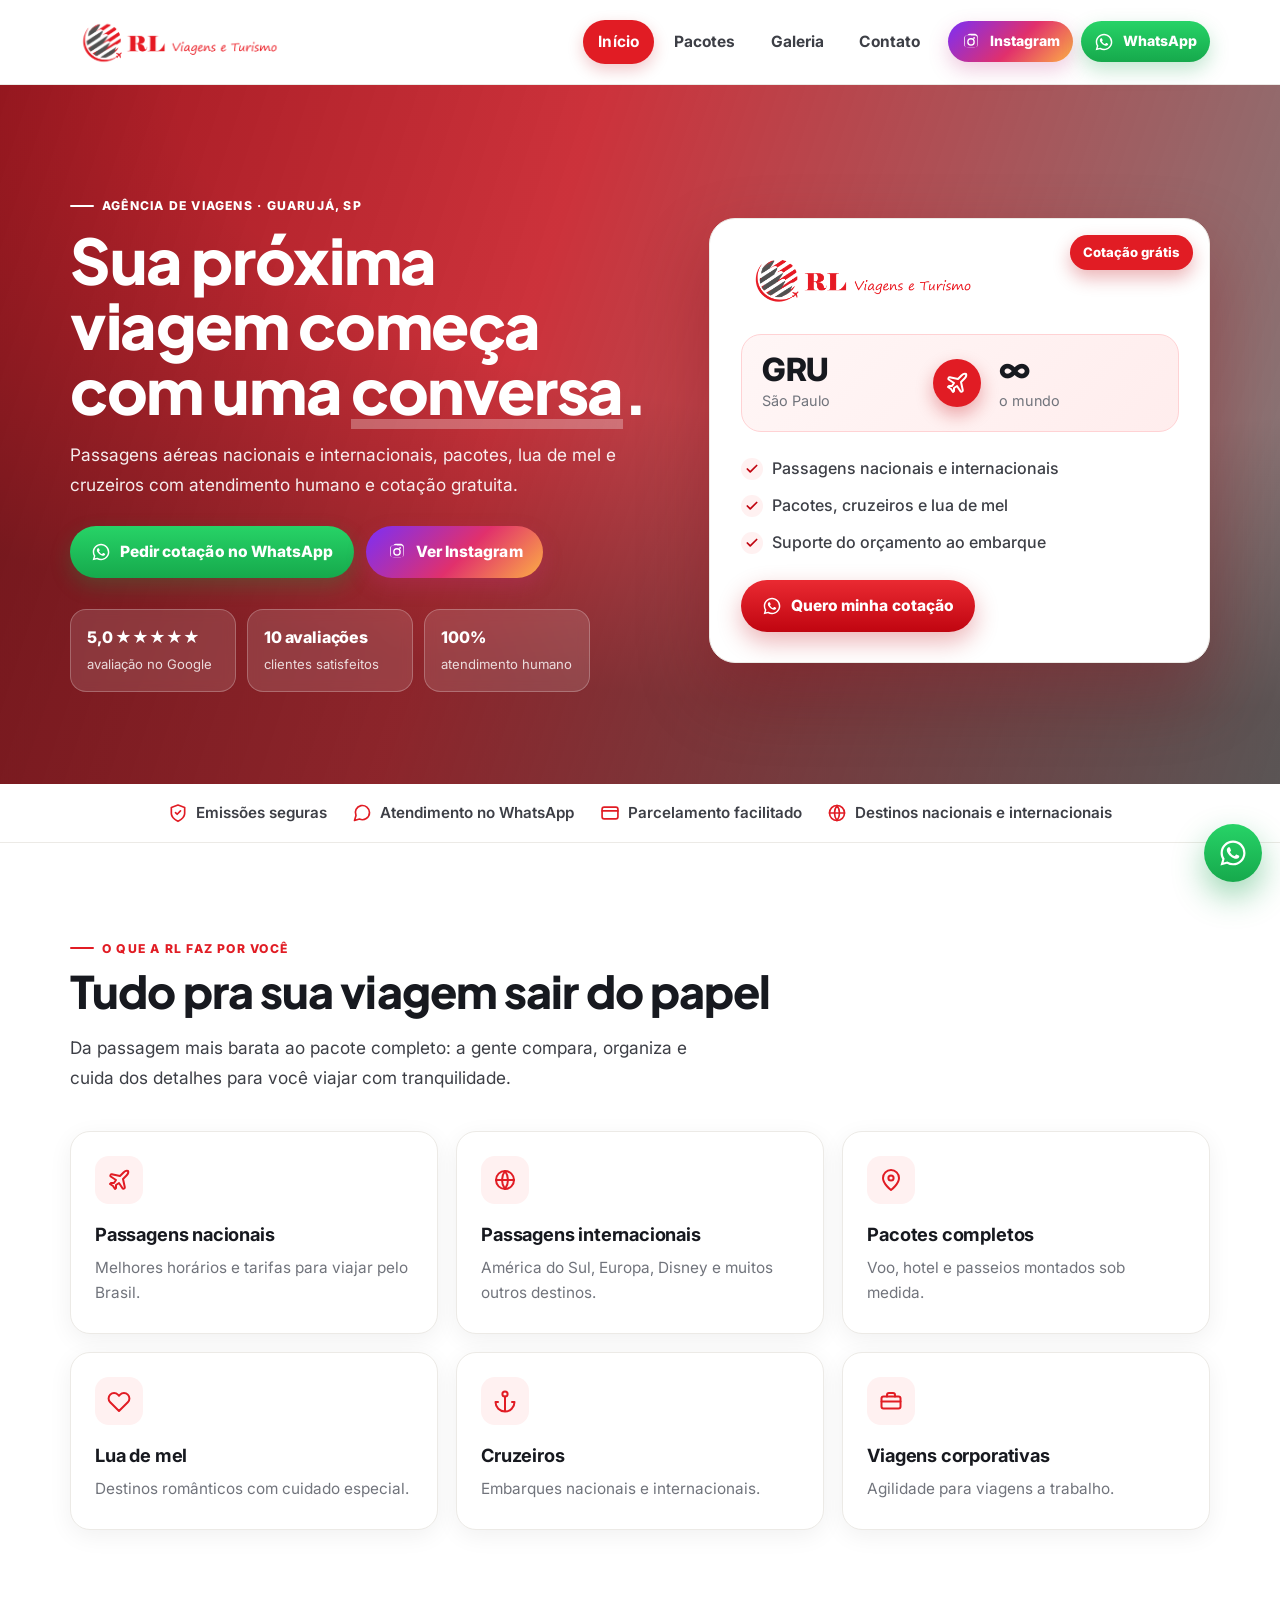
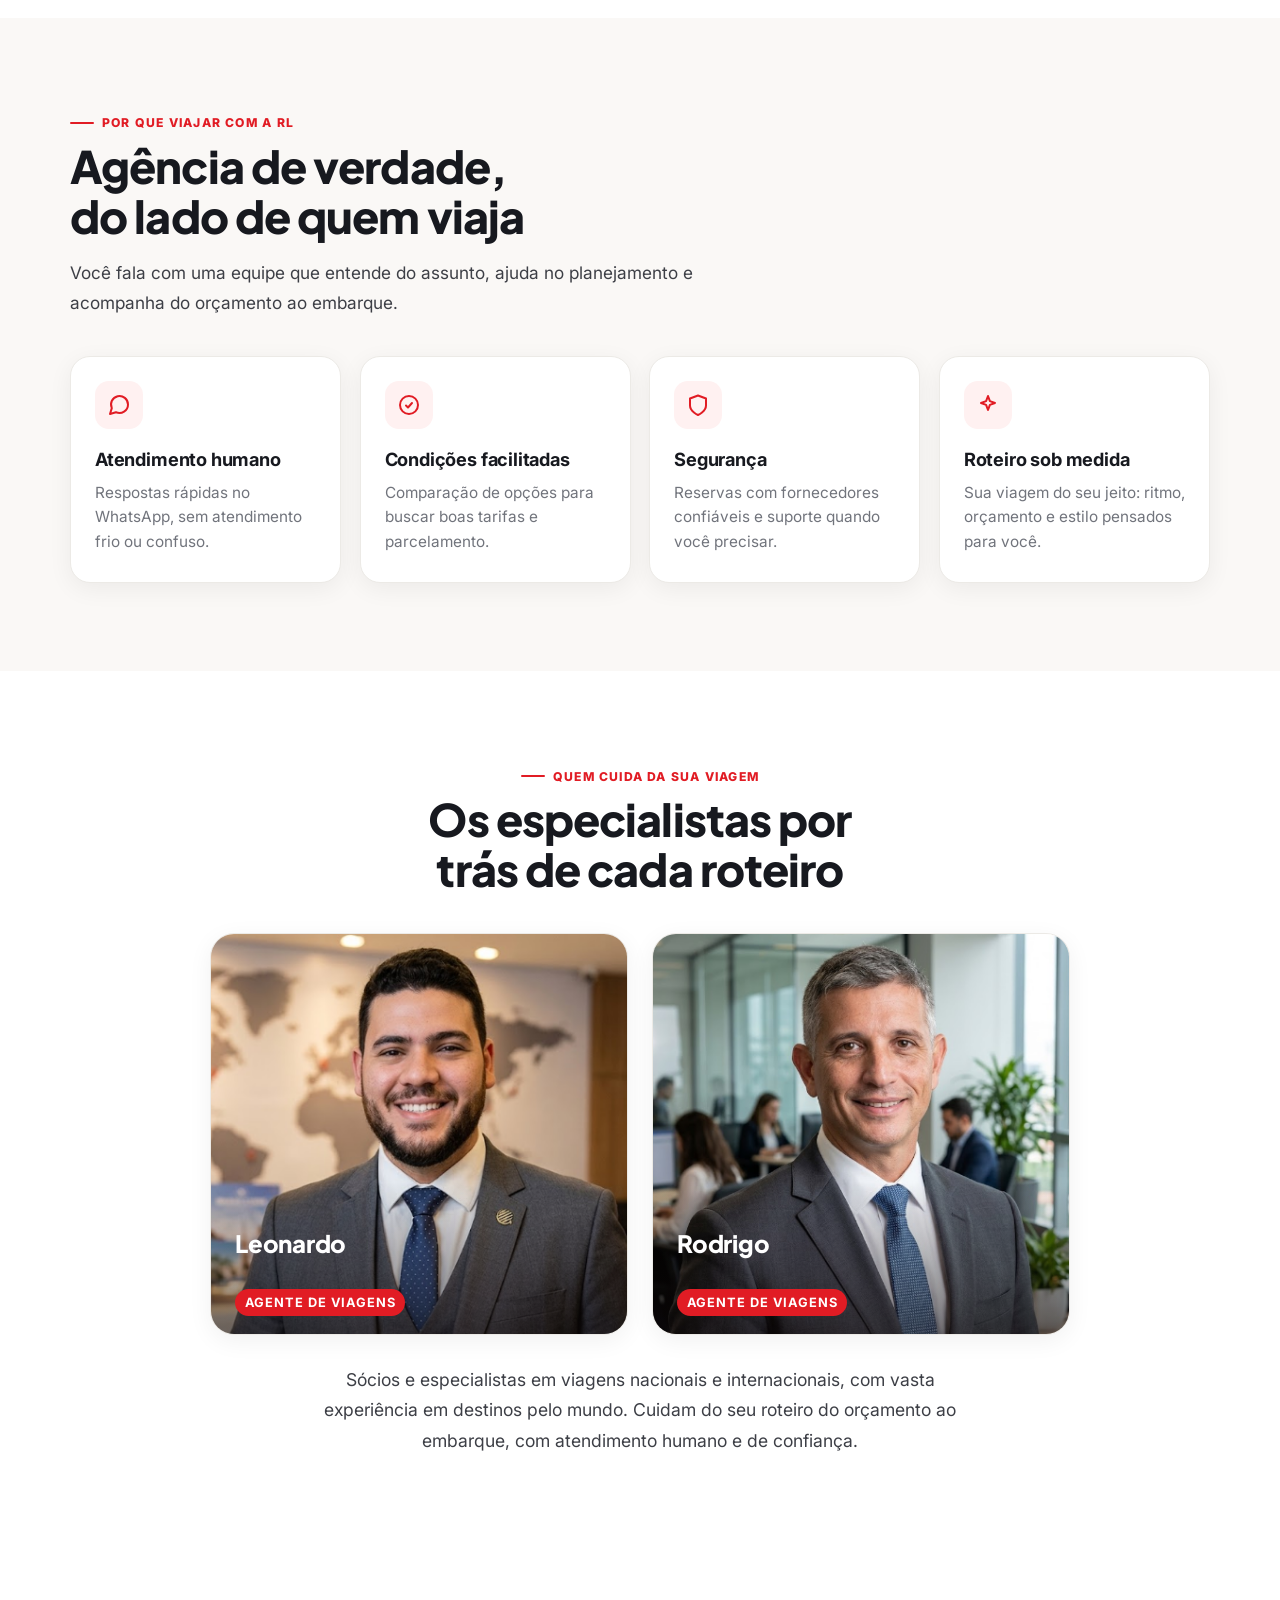
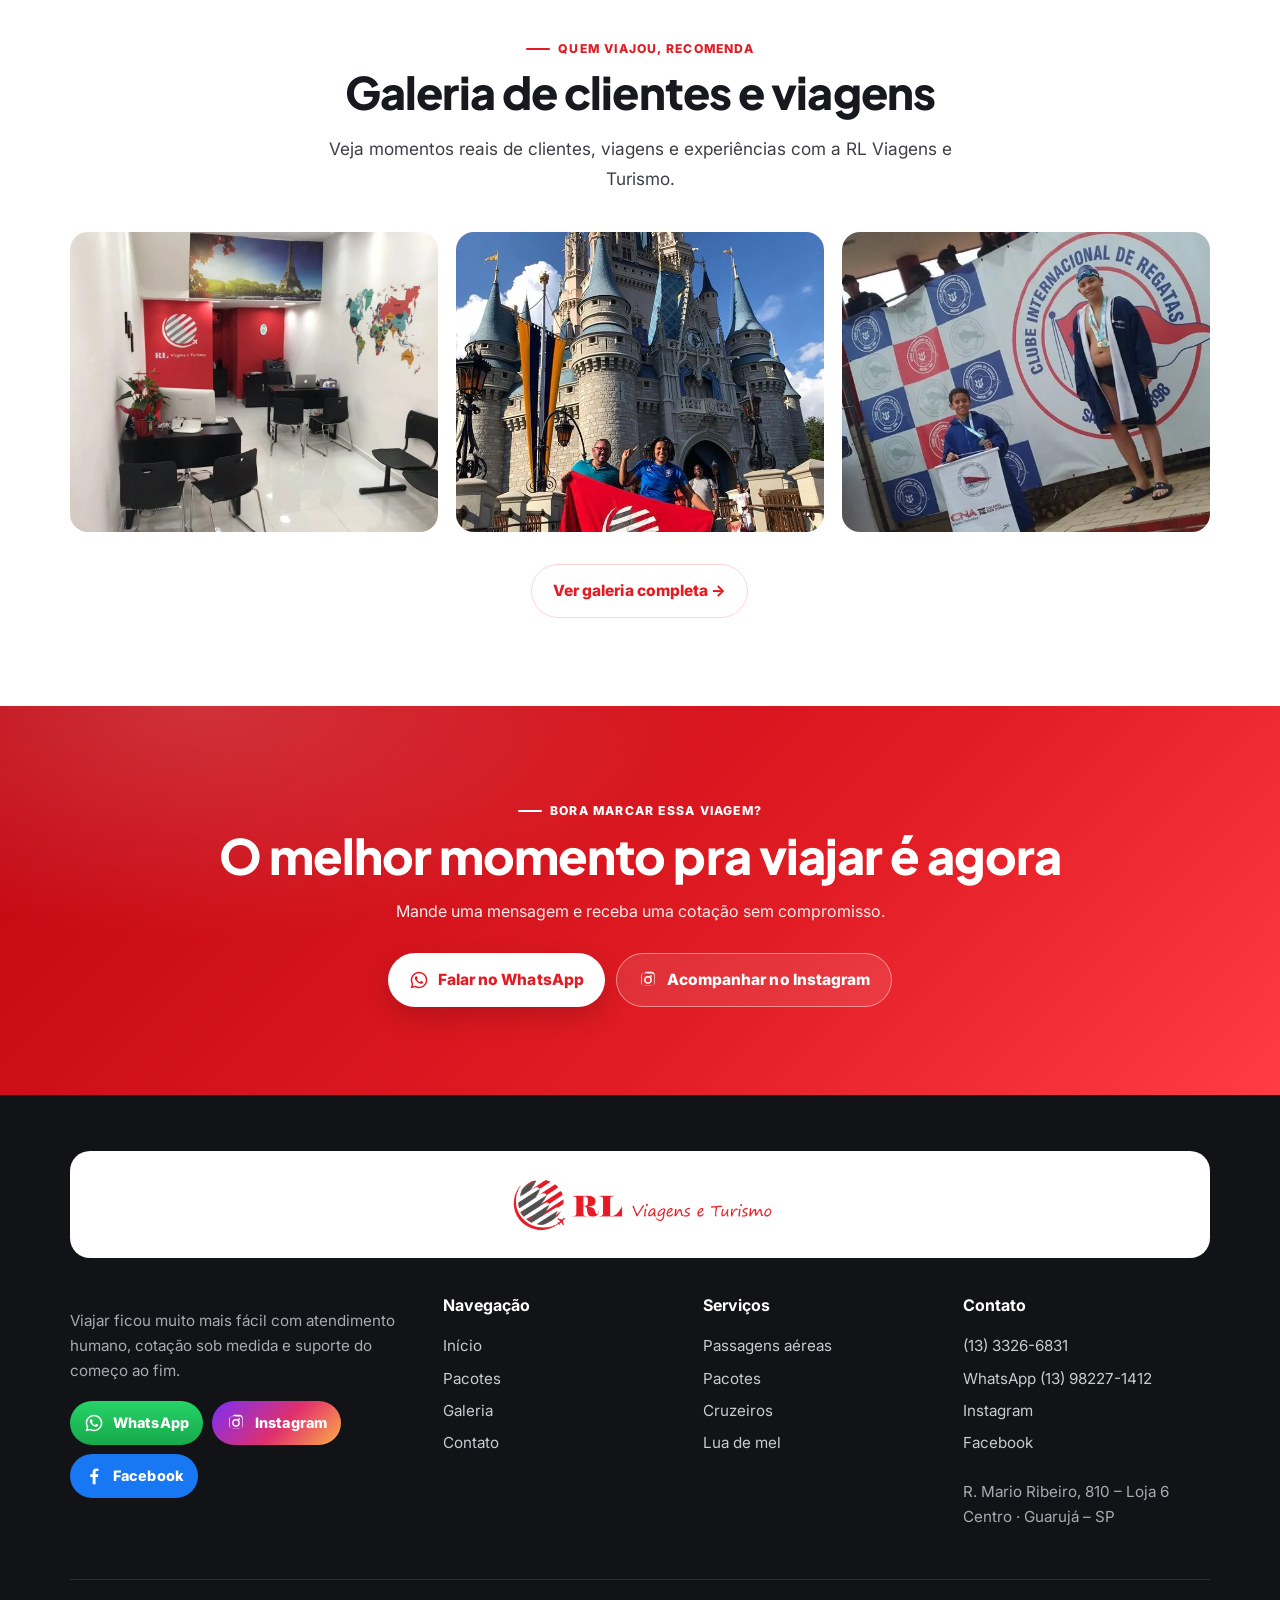
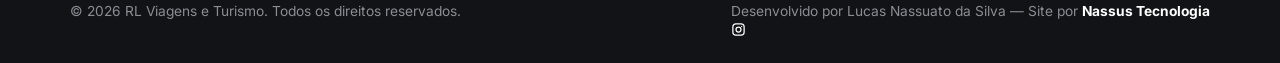
<file: index.html>
<!DOCTYPE html><html lang="pt-BR"><head><meta charset="UTF-8"><meta name="viewport" content="width=device-width,initial-scale=1,viewport-fit=cover"><title>RL Viagens e Turismo | Passagens e Pacotes em Guarujá - SP</title><meta name="description" content="Agência de viagens em Guarujá. Passagens aéreas nacionais e internacionais, pacotes, lua de mel e cruzeiros. Fale no WhatsApp."><meta name="robots" content="index,follow"><meta name="theme-color" content="#E11C24"><meta property="og:type" content="website"><meta property="og:locale" content="pt_BR"><meta property="og:site_name" content="RL Viagens e Turismo"><meta property="og:title" content="RL Viagens e Turismo | Passagens e Pacotes em Guarujá - SP"><meta property="og:description" content="Agência de viagens em Guarujá. Passagens aéreas nacionais e internacionais, pacotes, lua de mel e cruzeiros. Fale no WhatsApp."><meta property="og:image" content="assets/og-image.jpg"><link rel="icon" type="image/png" href="assets/favicon.png"><link rel="manifest" href="manifest.webmanifest"><link rel="preconnect" href="https://fonts.googleapis.com"><link rel="preconnect" href="https://fonts.gstatic.com" crossorigin><link href="https://fonts.googleapis.com/css2?family=Inter:wght@400;500;600;700;800;900&family=Plus+Jakarta+Sans:wght@700;800&display=swap" rel="stylesheet"><link rel="stylesheet" href="styles.css"></head><body><header class="site-header"><div class="wrap nav"><a href="index.html" class="brand-full" aria-label="RL Viagens e Turismo"><img src="assets/logo-horizontal.png" alt="RL Viagens e Turismo"></a><nav class="nav-links" id="navlinks"><a class="link active" href="index.html">Início</a><a class="link " href="pacotes.html">Pacotes</a><a class="link " href="galeria.html">Galeria</a><a class="link " href="contato.html">Contato</a><div class="nav-cta"><a class="nav-social nav-instagram" href="https://www.instagram.com/rlturismoguaruja/" target="_blank" rel="noopener"><span class="btn-icon"><svg viewBox="0 0 32 32" aria-hidden="true"><path fill="currentColor" d="M16 2.9c3.56 0 4 .02 5.41.08 1.31.06 2.02.28 2.49.46.63.25 1.08.54 1.55 1.01.47.47.76.92 1.01 1.55.18.47.4 1.18.46 2.49.06 1.41.08 1.85.08 5.41s-.02 4-.08 5.41c-.06 1.31-.28 2.02-.46 2.49a4.2 4.2 0 0 1-2.56 2.56c-.47.18-1.18.4-2.49.46-1.41.06-1.85.08-5.41.08s-4-.02-5.41-.08c-1.31-.06-2.02-.28-2.49-.46a4.2 4.2 0 0 1-2.56-2.56c-.18-.47-.4-1.18-.46-2.49C5.02 19.9 5 19.46 5 15.9s.02-4 .08-5.41c.06-1.31.28-2.02.46-2.49.25-.63.54-1.08 1.01-1.55.47-.47.92-.76 1.55-1.01.47-.18 1.18-.4 2.49-.46C12 2.92 12.44 2.9 16 2.9Zm0 2.35c-3.5 0-3.91.01-5.28.08-1.26.06-1.94.27-2.39.44a2.8 2.8 0 0 0-1.62 1.62c-.17.45-.38 1.13-.44 2.39-.07 1.37-.08 1.78-.08 5.28s.01 3.91.08 5.28c.06 1.26.27 1.94.44 2.39.17.46.38.79.72 1.13.34.34.67.55 1.13.72.45.17 1.13.38 2.39.44 1.37.07 1.78.08 5.28.08s3.91-.01 5.28-.08c1.26-.06 1.94-.27 2.39-.44a2.8 2.8 0 0 0 1.62-1.62c.17-.45.38-1.13.44-2.39.07-1.37.08-1.78.08-5.28s-.01-3.91-.08-5.28c-.06-1.26-.27-1.94-.44-2.39a2.8 2.8 0 0 0-1.62-1.62c-.45-.17-1.13-.38-2.39-.44-1.37-.07-1.78-.08-5.28-.08Zm0 4.53a6.12 6.12 0 1 1 0 12.24 6.12 6.12 0 0 1 0-12.24Zm0 10.1a3.98 3.98 0 1 0 0-7.96 3.98 3.98 0 0 0 0 7.96Zm6.38-10.38a1.43 1.43 0 1 1-2.86 0 1.43 1.43 0 0 1 2.86 0Z"/></svg></span><span>Instagram</span></a><a class="nav-social nav-whatsapp" data-wa="Olá! Vim pelo site da RL Viagens ✈️"><span class="btn-icon"><svg viewBox="0 0 32 32" aria-hidden="true"><path fill="currentColor" d="M16.04 2.7C8.72 2.7 2.76 8.64 2.76 15.94c0 2.34.62 4.62 1.8 6.63L2.64 29.3l6.9-1.82a13.2 13.2 0 0 0 6.5 1.66h.01c7.31 0 13.27-5.94 13.27-13.24S23.36 2.7 16.04 2.7Zm0 24.1h-.01a10.95 10.95 0 0 1-5.57-1.52l-.4-.24-4.09 1.08 1.1-3.98-.26-.41a10.85 10.85 0 0 1-1.69-5.8c0-6 4.9-10.89 10.92-10.89 2.91 0 5.65 1.13 7.71 3.19a10.8 10.8 0 0 1 3.2 7.69c0 6-4.9 10.88-10.91 10.88Zm5.98-8.15c-.33-.17-1.95-.96-2.25-1.07-.3-.11-.52-.17-.74.17-.22.33-.85 1.07-1.04 1.29-.19.22-.38.25-.7.08-.33-.16-1.38-.5-2.63-1.6-.97-.86-1.63-1.93-1.82-2.26-.19-.33-.02-.51.14-.67.15-.15.33-.38.5-.57.16-.19.22-.33.33-.55.11-.22.05-.41-.03-.57-.08-.16-.74-1.78-1.01-2.43-.27-.64-.54-.55-.74-.56h-.63c-.22 0-.57.08-.87.41-.3.33-1.14 1.11-1.14 2.71 0 1.6 1.17 3.15 1.34 3.37.16.22 2.3 3.5 5.57 4.91.78.34 1.39.54 1.87.69.79.25 1.5.21 2.06.13.63-.09 1.95-.8 2.23-1.57.27-.77.27-1.43.19-1.57-.08-.14-.3-.22-.63-.38Z"/></svg></span><span>WhatsApp</span></a></div></nav><button class="menu-btn" id="menuBtn" aria-label="Abrir menu">☰</button></div></header>
<section class="hero"><div class="wrap hero-grid"><div><span class="eyebrow">Agência de viagens · Guarujá, SP</span><h1>Sua próxima viagem começa com uma <span class="hl">conversa</span>.</h1><p class="lead">Passagens aéreas nacionais e internacionais, pacotes, lua de mel e cruzeiros com atendimento humano e cotação gratuita.</p><div class="hero-cta"><a class="btn-whatsapp" data-wa="Olá! Quero uma cotação de viagem ✈️"><span class="btn-icon"><svg viewBox="0 0 32 32" aria-hidden="true"><path fill="currentColor" d="M16.04 2.7C8.72 2.7 2.76 8.64 2.76 15.94c0 2.34.62 4.62 1.8 6.63L2.64 29.3l6.9-1.82a13.2 13.2 0 0 0 6.5 1.66h.01c7.31 0 13.27-5.94 13.27-13.24S23.36 2.7 16.04 2.7Zm0 24.1h-.01a10.95 10.95 0 0 1-5.57-1.52l-.4-.24-4.09 1.08 1.1-3.98-.26-.41a10.85 10.85 0 0 1-1.69-5.8c0-6 4.9-10.89 10.92-10.89 2.91 0 5.65 1.13 7.71 3.19a10.8 10.8 0 0 1 3.2 7.69c0 6-4.9 10.88-10.91 10.88Zm5.98-8.15c-.33-.17-1.95-.96-2.25-1.07-.3-.11-.52-.17-.74.17-.22.33-.85 1.07-1.04 1.29-.19.22-.38.25-.7.08-.33-.16-1.38-.5-2.63-1.6-.97-.86-1.63-1.93-1.82-2.26-.19-.33-.02-.51.14-.67.15-.15.33-.38.5-.57.16-.19.22-.33.33-.55.11-.22.05-.41-.03-.57-.08-.16-.74-1.78-1.01-2.43-.27-.64-.54-.55-.74-.56h-.63c-.22 0-.57.08-.87.41-.3.33-1.14 1.11-1.14 2.71 0 1.6 1.17 3.15 1.34 3.37.16.22 2.3 3.5 5.57 4.91.78.34 1.39.54 1.87.69.79.25 1.5.21 2.06.13.63-.09 1.95-.8 2.23-1.57.27-.77.27-1.43.19-1.57-.08-.14-.3-.22-.63-.38Z"/></svg></span><span>Pedir cotação no WhatsApp</span></a> <a class="btn-instagram" href="https://www.instagram.com/rlturismoguaruja/" target="_blank" rel="noopener"><span class="btn-icon"><svg viewBox="0 0 32 32" aria-hidden="true"><path fill="currentColor" d="M16 2.9c3.56 0 4 .02 5.41.08 1.31.06 2.02.28 2.49.46.63.25 1.08.54 1.55 1.01.47.47.76.92 1.01 1.55.18.47.4 1.18.46 2.49.06 1.41.08 1.85.08 5.41s-.02 4-.08 5.41c-.06 1.31-.28 2.02-.46 2.49a4.2 4.2 0 0 1-2.56 2.56c-.47.18-1.18.4-2.49.46-1.41.06-1.85.08-5.41.08s-4-.02-5.41-.08c-1.31-.06-2.02-.28-2.49-.46a4.2 4.2 0 0 1-2.56-2.56c-.18-.47-.4-1.18-.46-2.49C5.02 19.9 5 19.46 5 15.9s.02-4 .08-5.41c.06-1.31.28-2.02.46-2.49.25-.63.54-1.08 1.01-1.55.47-.47.92-.76 1.55-1.01.47-.18 1.18-.4 2.49-.46C12 2.92 12.44 2.9 16 2.9Zm0 2.35c-3.5 0-3.91.01-5.28.08-1.26.06-1.94.27-2.39.44a2.8 2.8 0 0 0-1.62 1.62c-.17.45-.38 1.13-.44 2.39-.07 1.37-.08 1.78-.08 5.28s.01 3.91.08 5.28c.06 1.26.27 1.94.44 2.39.17.46.38.79.72 1.13.34.34.67.55 1.13.72.45.17 1.13.38 2.39.44 1.37.07 1.78.08 5.28.08s3.91-.01 5.28-.08c1.26-.06 1.94-.27 2.39-.44a2.8 2.8 0 0 0 1.62-1.62c.17-.45.38-1.13.44-2.39.07-1.37.08-1.78.08-5.28s-.01-3.91-.08-5.28c-.06-1.26-.27-1.94-.44-2.39a2.8 2.8 0 0 0-1.62-1.62c-.45-.17-1.13-.38-2.39-.44-1.37-.07-1.78-.08-5.28-.08Zm0 4.53a6.12 6.12 0 1 1 0 12.24 6.12 6.12 0 0 1 0-12.24Zm0 10.1a3.98 3.98 0 1 0 0-7.96 3.98 3.98 0 0 0 0 7.96Zm6.38-10.38a1.43 1.43 0 1 1-2.86 0 1.43 1.43 0 0 1 2.86 0Z"/></svg></span><span>Ver Instagram</span></a></div><div class="hero-stats"><div class="s"><b>5,0 ★★★★★</b><span>avaliação no Google</span></div><div class="s"><b>10 avaliações</b><span>clientes satisfeitos</span></div><div class="s"><b>100%</b><span>atendimento humano</span></div></div></div><div><div class="hero-card"><span class="float-tag">Cotação grátis</span><div class="hc-top"><img src="assets/logo-horizontal.png" alt="RL Viagens e Turismo"></div><div class="hc-route"><div><div class="code">GRU</div><div class="city">São Paulo</div></div><div class="mid"><svg viewBox="0 0 24 24" fill="none" stroke="currentColor" stroke-width="2" stroke-linecap="round" stroke-linejoin="round"><path d="M17.8 19.2 16 11l3.5-3.5C21 6 21.5 4 21 3c-1-.5-3 0-4.5 1.5L13 8 4.8 6.2c-.5-.1-.9.1-1.1.5l-.3.5c-.2.5-.1 1 .3 1.3L9 12l-2 3H4l-1 1 3 2 2 3 1-1v-3l3-2 3.5 5.3c.3.4.8.5 1.3.3l.5-.2c.4-.3.6-.7.5-1.2z"/></svg></div><div><div class="code">∞</div><div class="city">o mundo</div></div></div><ul class="hc-list"><li>Passagens nacionais e internacionais</li><li>Pacotes, cruzeiros e lua de mel</li><li>Suporte do orçamento ao embarque</li></ul><a class="btn-red cta-inline" data-wa="Olá! Quero minha cotação de viagem grátis ✈️"><span class="btn-icon"><svg viewBox="0 0 32 32" aria-hidden="true"><path fill="currentColor" d="M16.04 2.7C8.72 2.7 2.76 8.64 2.76 15.94c0 2.34.62 4.62 1.8 6.63L2.64 29.3l6.9-1.82a13.2 13.2 0 0 0 6.5 1.66h.01c7.31 0 13.27-5.94 13.27-13.24S23.36 2.7 16.04 2.7Zm0 24.1h-.01a10.95 10.95 0 0 1-5.57-1.52l-.4-.24-4.09 1.08 1.1-3.98-.26-.41a10.85 10.85 0 0 1-1.69-5.8c0-6 4.9-10.89 10.92-10.89 2.91 0 5.65 1.13 7.71 3.19a10.8 10.8 0 0 1 3.2 7.69c0 6-4.9 10.88-10.91 10.88Zm5.98-8.15c-.33-.17-1.95-.96-2.25-1.07-.3-.11-.52-.17-.74.17-.22.33-.85 1.07-1.04 1.29-.19.22-.38.25-.7.08-.33-.16-1.38-.5-2.63-1.6-.97-.86-1.63-1.93-1.82-2.26-.19-.33-.02-.51.14-.67.15-.15.33-.38.5-.57.16-.19.22-.33.33-.55.11-.22.05-.41-.03-.57-.08-.16-.74-1.78-1.01-2.43-.27-.64-.54-.55-.74-.56h-.63c-.22 0-.57.08-.87.41-.3.33-1.14 1.11-1.14 2.71 0 1.6 1.17 3.15 1.34 3.37.16.22 2.3 3.5 5.57 4.91.78.34 1.39.54 1.87.69.79.25 1.5.21 2.06.13.63-.09 1.95-.8 2.23-1.57.27-.77.27-1.43.19-1.57-.08-.14-.3-.22-.63-.38Z"/></svg></span><span>Quero minha cotação</span></a></div></div></div></section>
<div class="trust"><div class="wrap row"><span class="t"><svg viewBox="0 0 24 24" fill="none" stroke="currentColor" stroke-width="2" stroke-linecap="round" stroke-linejoin="round"><path d="M12 22s8-3.6 8-9.6V5.5L12 2.5 4 5.5v6.9C4 18.4 12 22 12 22z"/><path d="M9 11.5l2 2 4-4"/></svg>Emissões seguras</span><span class="t"><svg viewBox="0 0 24 24" fill="none" stroke="currentColor" stroke-width="2" stroke-linecap="round" stroke-linejoin="round"><path d="M21 11.5a8.5 8.5 0 0 1-12.1 7.7L3 21l1.8-5.9A8.5 8.5 0 1 1 21 11.5z"/></svg>Atendimento no WhatsApp</span><span class="t"><svg viewBox="0 0 24 24" fill="none" stroke="currentColor" stroke-width="2" stroke-linecap="round" stroke-linejoin="round"><rect x="2.5" y="5" width="19" height="14" rx="2.5"/><path d="M2.5 9.5h19"/></svg>Parcelamento facilitado</span><span class="t"><svg viewBox="0 0 24 24" fill="none" stroke="currentColor" stroke-width="2" stroke-linecap="round" stroke-linejoin="round"><circle cx="12" cy="12" r="9"/><path d="M3 12h18M12 3a15 15 0 0 1 0 18 15 15 0 0 1 0-18z"/></svg>Destinos nacionais e internacionais</span></div></div>
<section><div class="wrap"><div class="sec-head"><span class="eyebrow">O que a RL faz por você</span><h2>Tudo pra sua viagem sair do papel</h2><p>Da passagem mais barata ao pacote completo: a gente compara, organiza e cuida dos detalhes para você viajar com tranquilidade.</p></div><div class="svc-grid"><div class="svc"><div class="ic"><svg viewBox="0 0 24 24" fill="none" stroke="currentColor" stroke-width="2" stroke-linecap="round" stroke-linejoin="round"><path d="M17.8 19.2 16 11l3.5-3.5C21 6 21.5 4 21 3c-1-.5-3 0-4.5 1.5L13 8 4.8 6.2c-.5-.1-.9.1-1.1.5l-.3.5c-.2.5-.1 1 .3 1.3L9 12l-2 3H4l-1 1 3 2 2 3 1-1v-3l3-2 3.5 5.3c.3.4.8.5 1.3.3l.5-.2c.4-.3.6-.7.5-1.2z"/></svg></div><h3>Passagens nacionais</h3><p>Melhores horários e tarifas para viajar pelo Brasil.</p></div><div class="svc"><div class="ic"><svg viewBox="0 0 24 24" fill="none" stroke="currentColor" stroke-width="2" stroke-linecap="round" stroke-linejoin="round"><circle cx="12" cy="12" r="9"/><path d="M3 12h18M12 3a15 15 0 0 1 0 18 15 15 0 0 1 0-18z"/></svg></div><h3>Passagens internacionais</h3><p>América do Sul, Europa, Disney e muitos outros destinos.</p></div><div class="svc"><div class="ic"><svg viewBox="0 0 24 24" fill="none" stroke="currentColor" stroke-width="2" stroke-linecap="round" stroke-linejoin="round"><path d="M20 10c0 6-8 12-8 12s-8-6-8-12a8 8 0 0 1 16 0z"/><circle cx="12" cy="10" r="2.6"/></svg></div><h3>Pacotes completos</h3><p>Voo, hotel e passeios montados sob medida.</p></div><div class="svc"><div class="ic"><svg viewBox="0 0 24 24" fill="none" stroke="currentColor" stroke-width="2" stroke-linecap="round" stroke-linejoin="round"><path d="M20.8 5.6a5.4 5.4 0 0 0-7.7 0L12 6.7l-1.1-1.1a5.4 5.4 0 1 0-7.7 7.7L12 22l8.8-8.7a5.4 5.4 0 0 0 0-7.7z"/></svg></div><h3>Lua de mel</h3><p>Destinos românticos com cuidado especial.</p></div><div class="svc"><div class="ic"><svg viewBox="0 0 24 24" fill="none" stroke="currentColor" stroke-width="2" stroke-linecap="round" stroke-linejoin="round"><circle cx="12" cy="5" r="2.6"/><path d="M12 7.6V22M5 13H2.5a9.5 9.5 0 0 0 19 0H19"/></svg></div><h3>Cruzeiros</h3><p>Embarques nacionais e internacionais.</p></div><div class="svc"><div class="ic"><svg viewBox="0 0 24 24" fill="none" stroke="currentColor" stroke-width="2" stroke-linecap="round" stroke-linejoin="round"><rect x="2.5" y="7.5" width="19" height="12" rx="2"/><path d="M8 7.5V6a2 2 0 0 1 2-2h4a2 2 0 0 1 2 2v1.5M2.5 12.5h19"/></svg></div><h3>Viagens corporativas</h3><p>Agilidade para viagens a trabalho.</p></div></div></div></section>
<section class="soft"><div class="wrap"><div class="sec-head"><span class="eyebrow">Por que viajar com a RL</span><h2>Agência de verdade, do lado de quem viaja</h2><p>Você fala com uma equipe que entende do assunto, ajuda no planejamento e acompanha do orçamento ao embarque.</p></div><div class="why-grid"><div class="why-card"><div class="ic"><svg viewBox="0 0 24 24" fill="none" stroke="currentColor" stroke-width="2" stroke-linecap="round" stroke-linejoin="round"><path d="M21 11.5a8.5 8.5 0 0 1-12.1 7.7L3 21l1.8-5.9A8.5 8.5 0 1 1 21 11.5z"/></svg></div><h3>Atendimento humano</h3><p>Respostas rápidas no WhatsApp, sem atendimento frio ou confuso.</p></div><div class="why-card"><div class="ic"><svg viewBox="0 0 24 24" fill="none" stroke="currentColor" stroke-width="2" stroke-linecap="round" stroke-linejoin="round"><circle cx="12" cy="12" r="9"/><path d="M9 12.5l2 2 4-4.5"/></svg></div><h3>Condições facilitadas</h3><p>Comparação de opções para buscar boas tarifas e parcelamento.</p></div><div class="why-card"><div class="ic"><svg viewBox="0 0 24 24" fill="none" stroke="currentColor" stroke-width="2" stroke-linecap="round" stroke-linejoin="round"><path d="M12 22s8-3.6 8-9.6V5.5L12 2.5 4 5.5v6.9C4 18.4 12 22 12 22z"/></svg></div><h3>Segurança</h3><p>Reservas com fornecedores confiáveis e suporte quando você precisar.</p></div><div class="why-card"><div class="ic"><svg viewBox="0 0 24 24" fill="none" stroke="currentColor" stroke-width="2" stroke-linecap="round" stroke-linejoin="round"><path d="M12 3l1.9 5.1L19 10l-5.1 1.9L12 17l-1.9-5.1L5 10l5.1-1.9z"/></svg></div><h3>Roteiro sob medida</h3><p>Sua viagem do seu jeito: ritmo, orçamento e estilo pensados para você.</p></div></div></div></section>
<section><div class="wrap"><div class="sec-head center"><span class="eyebrow">Quem cuida da sua viagem</span><h2>Os especialistas por trás de cada roteiro</h2></div><div class="team-grid"><article class="agent-card"><div class="agent-photo"><img src="assets/equipe/leonardo.png" alt="Leonardo, agente de viagens da RL Viagens e Turismo" loading="lazy"><div class="agent-name"><b>Leonardo</b><br><span>Agente de viagens</span></div></div></article><article class="agent-card"><div class="agent-photo"><img src="assets/equipe/rodrigo.png" alt="Rodrigo, agente de viagens da RL Viagens e Turismo" loading="lazy"><div class="agent-name"><b>Rodrigo</b><br><span>Agente de viagens</span></div></div></article></div><p class="team-caption">Sócios e especialistas em viagens nacionais e internacionais, com vasta experiência em destinos pelo mundo. Cuidam do seu roteiro do orçamento ao embarque, com atendimento humano e de confiança.</p></div></section>
<section><div class="wrap"><div class="sec-head center"><span class="eyebrow">Quem viajou, recomenda</span><h2>Galeria de clientes e viagens</h2><p>Veja momentos reais de clientes, viagens e experiências com a RL Viagens e Turismo.</p></div><div class="gallery-preview"><img src="assets/galeria/foto-01.webp" alt="Loja RL Viagens" loading="lazy"><img src="assets/galeria/foto-05.webp" alt="Cliente RL em viagem" loading="lazy"><img src="assets/galeria/foto-15.webp" alt="Viagem em família" loading="lazy"></div><div class="center" style="margin-top:2rem"><a class="btn-line red" href="galeria.html">Ver galeria completa →</a></div></div></section>
<section class="cta-band"><div class="wrap"><span class="eyebrow on-red">Bora marcar essa viagem?</span><h2>O melhor momento pra viajar é agora</h2><p>Mande uma mensagem e receba uma cotação sem compromisso.</p><div class="cta-row"><a class="btn-white cta-inline" data-wa="Olá! Quero planejar minha viagem com a RL ✈️"><span class="btn-icon"><svg viewBox="0 0 32 32" aria-hidden="true"><path fill="currentColor" d="M16.04 2.7C8.72 2.7 2.76 8.64 2.76 15.94c0 2.34.62 4.62 1.8 6.63L2.64 29.3l6.9-1.82a13.2 13.2 0 0 0 6.5 1.66h.01c7.31 0 13.27-5.94 13.27-13.24S23.36 2.7 16.04 2.7Zm0 24.1h-.01a10.95 10.95 0 0 1-5.57-1.52l-.4-.24-4.09 1.08 1.1-3.98-.26-.41a10.85 10.85 0 0 1-1.69-5.8c0-6 4.9-10.89 10.92-10.89 2.91 0 5.65 1.13 7.71 3.19a10.8 10.8 0 0 1 3.2 7.69c0 6-4.9 10.88-10.91 10.88Zm5.98-8.15c-.33-.17-1.95-.96-2.25-1.07-.3-.11-.52-.17-.74.17-.22.33-.85 1.07-1.04 1.29-.19.22-.38.25-.7.08-.33-.16-1.38-.5-2.63-1.6-.97-.86-1.63-1.93-1.82-2.26-.19-.33-.02-.51.14-.67.15-.15.33-.38.5-.57.16-.19.22-.33.33-.55.11-.22.05-.41-.03-.57-.08-.16-.74-1.78-1.01-2.43-.27-.64-.54-.55-.74-.56h-.63c-.22 0-.57.08-.87.41-.3.33-1.14 1.11-1.14 2.71 0 1.6 1.17 3.15 1.34 3.37.16.22 2.3 3.5 5.57 4.91.78.34 1.39.54 1.87.69.79.25 1.5.21 2.06.13.63-.09 1.95-.8 2.23-1.57.27-.77.27-1.43.19-1.57-.08-.14-.3-.22-.63-.38Z"/></svg></span><span>Falar no WhatsApp</span></a> <a class="btn-ghost-white cta-inline" href="https://www.instagram.com/rlturismoguaruja/" target="_blank" rel="noopener"><span class="btn-icon"><svg viewBox="0 0 32 32" aria-hidden="true"><path fill="currentColor" d="M16 2.9c3.56 0 4 .02 5.41.08 1.31.06 2.02.28 2.49.46.63.25 1.08.54 1.55 1.01.47.47.76.92 1.01 1.55.18.47.4 1.18.46 2.49.06 1.41.08 1.85.08 5.41s-.02 4-.08 5.41c-.06 1.31-.28 2.02-.46 2.49a4.2 4.2 0 0 1-2.56 2.56c-.47.18-1.18.4-2.49.46-1.41.06-1.85.08-5.41.08s-4-.02-5.41-.08c-1.31-.06-2.02-.28-2.49-.46a4.2 4.2 0 0 1-2.56-2.56c-.18-.47-.4-1.18-.46-2.49C5.02 19.9 5 19.46 5 15.9s.02-4 .08-5.41c.06-1.31.28-2.02.46-2.49.25-.63.54-1.08 1.01-1.55.47-.47.92-.76 1.55-1.01.47-.18 1.18-.4 2.49-.46C12 2.92 12.44 2.9 16 2.9Zm0 2.35c-3.5 0-3.91.01-5.28.08-1.26.06-1.94.27-2.39.44a2.8 2.8 0 0 0-1.62 1.62c-.17.45-.38 1.13-.44 2.39-.07 1.37-.08 1.78-.08 5.28s.01 3.91.08 5.28c.06 1.26.27 1.94.44 2.39.17.46.38.79.72 1.13.34.34.67.55 1.13.72.45.17 1.13.38 2.39.44 1.37.07 1.78.08 5.28.08s3.91-.01 5.28-.08c1.26-.06 1.94-.27 2.39-.44a2.8 2.8 0 0 0 1.62-1.62c.17-.45.38-1.13.44-2.39.07-1.37.08-1.78.08-5.28s-.01-3.91-.08-5.28c-.06-1.26-.27-1.94-.44-2.39a2.8 2.8 0 0 0-1.62-1.62c-.45-.17-1.13-.38-2.39-.44-1.37-.07-1.78-.08-5.28-.08Zm0 4.53a6.12 6.12 0 1 1 0 12.24 6.12 6.12 0 0 1 0-12.24Zm0 10.1a3.98 3.98 0 1 0 0-7.96 3.98 3.98 0 0 0 0 7.96Zm6.38-10.38a1.43 1.43 0 1 1-2.86 0 1.43 1.43 0 0 1 2.86 0Z"/></svg></span><span>Acompanhar no Instagram</span></a></div></div></section>
<footer><div class="wrap"><div class="footer-logo-top"><img src="assets/logo-horizontal.png" alt="RL Viagens e Turismo"></div><div class="foot-grid"><div class="foot-brand"><p>Viajar ficou muito mais fácil com atendimento humano, cotação sob medida e suporte do começo ao fim.</p><div class="foot-social"><a class="social-pill wa" data-wa="Olá! Quero falar com a RL Viagens ✈️"><span class="btn-icon"><svg viewBox="0 0 32 32" aria-hidden="true"><path fill="currentColor" d="M16.04 2.7C8.72 2.7 2.76 8.64 2.76 15.94c0 2.34.62 4.62 1.8 6.63L2.64 29.3l6.9-1.82a13.2 13.2 0 0 0 6.5 1.66h.01c7.31 0 13.27-5.94 13.27-13.24S23.36 2.7 16.04 2.7Zm0 24.1h-.01a10.95 10.95 0 0 1-5.57-1.52l-.4-.24-4.09 1.08 1.1-3.98-.26-.41a10.85 10.85 0 0 1-1.69-5.8c0-6 4.9-10.89 10.92-10.89 2.91 0 5.65 1.13 7.71 3.19a10.8 10.8 0 0 1 3.2 7.69c0 6-4.9 10.88-10.91 10.88Zm5.98-8.15c-.33-.17-1.95-.96-2.25-1.07-.3-.11-.52-.17-.74.17-.22.33-.85 1.07-1.04 1.29-.19.22-.38.25-.7.08-.33-.16-1.38-.5-2.63-1.6-.97-.86-1.63-1.93-1.82-2.26-.19-.33-.02-.51.14-.67.15-.15.33-.38.5-.57.16-.19.22-.33.33-.55.11-.22.05-.41-.03-.57-.08-.16-.74-1.78-1.01-2.43-.27-.64-.54-.55-.74-.56h-.63c-.22 0-.57.08-.87.41-.3.33-1.14 1.11-1.14 2.71 0 1.6 1.17 3.15 1.34 3.37.16.22 2.3 3.5 5.57 4.91.78.34 1.39.54 1.87.69.79.25 1.5.21 2.06.13.63-.09 1.95-.8 2.23-1.57.27-.77.27-1.43.19-1.57-.08-.14-.3-.22-.63-.38Z"/></svg></span><span>WhatsApp</span></a><a class="social-pill ig" href="https://www.instagram.com/rlturismoguaruja/" target="_blank" rel="noopener"><span class="btn-icon"><svg viewBox="0 0 32 32" aria-hidden="true"><path fill="currentColor" d="M16 2.9c3.56 0 4 .02 5.41.08 1.31.06 2.02.28 2.49.46.63.25 1.08.54 1.55 1.01.47.47.76.92 1.01 1.55.18.47.4 1.18.46 2.49.06 1.41.08 1.85.08 5.41s-.02 4-.08 5.41c-.06 1.31-.28 2.02-.46 2.49a4.2 4.2 0 0 1-2.56 2.56c-.47.18-1.18.4-2.49.46-1.41.06-1.85.08-5.41.08s-4-.02-5.41-.08c-1.31-.06-2.02-.28-2.49-.46a4.2 4.2 0 0 1-2.56-2.56c-.18-.47-.4-1.18-.46-2.49C5.02 19.9 5 19.46 5 15.9s.02-4 .08-5.41c.06-1.31.28-2.02.46-2.49.25-.63.54-1.08 1.01-1.55.47-.47.92-.76 1.55-1.01.47-.18 1.18-.4 2.49-.46C12 2.92 12.44 2.9 16 2.9Zm0 2.35c-3.5 0-3.91.01-5.28.08-1.26.06-1.94.27-2.39.44a2.8 2.8 0 0 0-1.62 1.62c-.17.45-.38 1.13-.44 2.39-.07 1.37-.08 1.78-.08 5.28s.01 3.91.08 5.28c.06 1.26.27 1.94.44 2.39.17.46.38.79.72 1.13.34.34.67.55 1.13.72.45.17 1.13.38 2.39.44 1.37.07 1.78.08 5.28.08s3.91-.01 5.28-.08c1.26-.06 1.94-.27 2.39-.44a2.8 2.8 0 0 0 1.62-1.62c.17-.45.38-1.13.44-2.39.07-1.37.08-1.78.08-5.28s-.01-3.91-.08-5.28c-.06-1.26-.27-1.94-.44-2.39a2.8 2.8 0 0 0-1.62-1.62c-.45-.17-1.13-.38-2.39-.44-1.37-.07-1.78-.08-5.28-.08Zm0 4.53a6.12 6.12 0 1 1 0 12.24 6.12 6.12 0 0 1 0-12.24Zm0 10.1a3.98 3.98 0 1 0 0-7.96 3.98 3.98 0 0 0 0 7.96Zm6.38-10.38a1.43 1.43 0 1 1-2.86 0 1.43 1.43 0 0 1 2.86 0Z"/></svg></span><span>Instagram</span></a><a class="social-pill fb" href="https://www.facebook.com/rlviagemeturismo" target="_blank" rel="noopener"><span class="btn-icon"><svg viewBox="0 0 32 32" aria-hidden="true"><path fill="currentColor" d="M18.5 29V17.6h3.82l.57-4.44H18.5v-2.83c0-1.29.36-2.16 2.2-2.16h2.35V4.2A31.5 31.5 0 0 0 19.62 4c-3.39 0-5.71 2.07-5.71 5.87v3.29h-3.83v4.44h3.83V29h4.59Z"/></svg></span><span>Facebook</span></a></div></div><div class="foot-col"><h4>Navegação</h4><a href="index.html">Início</a><a href="pacotes.html">Pacotes</a><a href="galeria.html">Galeria</a><a href="contato.html">Contato</a></div><div class="foot-col"><h4>Serviços</h4><a href="pacotes.html">Passagens aéreas</a><a href="pacotes.html">Pacotes</a><a href="pacotes.html">Cruzeiros</a><a href="pacotes.html">Lua de mel</a></div><div class="foot-col"><h4>Contato</h4><a data-tel>(13) 3326-6831</a><a data-wa="Olá! Quero falar com a RL Viagens ✈️">WhatsApp (13) 98227-1412</a><a href="https://www.instagram.com/rlturismoguaruja/" target="_blank" rel="noopener">Instagram</a><a href="https://www.facebook.com/rlviagemeturismo" target="_blank" rel="noopener">Facebook</a><p>R. Mario Ribeiro, 810 – Loja 6<br>Centro · Guarujá – SP</p></div></div><div class="foot-bottom"><span>© <span id="yr"></span> RL Viagens e Turismo. Todos os direitos reservados.</span><span>Desenvolvido por Lucas Nassuato da Silva — Site por <a href="https://nassusinfo.netlify.app" target="_blank" rel="noopener">Nassus Tecnologia</a> <a class="cred-ig" href="https://www.instagram.com/nassusinfo/" target="_blank" rel="noopener" aria-label="Instagram da Nassus Tecnologia"><svg viewBox="0 0 24 24" width="15" height="15" fill="none" stroke="currentColor" stroke-width="2" stroke-linecap="round" stroke-linejoin="round" style="vertical-align:-2px"><rect x="3" y="3" width="18" height="18" rx="5"/><circle cx="12" cy="12" r="4"/><circle cx="17" cy="7" r="1" fill="currentColor" stroke="none"/></svg></a></span></div></div></footer><a class="wa-float" data-wa="Olá! Quero planejar uma viagem com a RL ✈️" aria-label="Falar no WhatsApp"><svg viewBox="0 0 32 32" aria-hidden="true"><path fill="currentColor" d="M16.04 2.7C8.72 2.7 2.76 8.64 2.76 15.94c0 2.34.62 4.62 1.8 6.63L2.64 29.3l6.9-1.82a13.2 13.2 0 0 0 6.5 1.66h.01c7.31 0 13.27-5.94 13.27-13.24S23.36 2.7 16.04 2.7Zm0 24.1h-.01a10.95 10.95 0 0 1-5.57-1.52l-.4-.24-4.09 1.08 1.1-3.98-.26-.41a10.85 10.85 0 0 1-1.69-5.8c0-6 4.9-10.89 10.92-10.89 2.91 0 5.65 1.13 7.71 3.19a10.8 10.8 0 0 1 3.2 7.69c0 6-4.9 10.88-10.91 10.88Zm5.98-8.15c-.33-.17-1.95-.96-2.25-1.07-.3-.11-.52-.17-.74.17-.22.33-.85 1.07-1.04 1.29-.19.22-.38.25-.7.08-.33-.16-1.38-.5-2.63-1.6-.97-.86-1.63-1.93-1.82-2.26-.19-.33-.02-.51.14-.67.15-.15.33-.38.5-.57.16-.19.22-.33.33-.55.11-.22.05-.41-.03-.57-.08-.16-.74-1.78-1.01-2.43-.27-.64-.54-.55-.74-.56h-.63c-.22 0-.57.08-.87.41-.3.33-1.14 1.11-1.14 2.71 0 1.6 1.17 3.15 1.34 3.37.16.22 2.3 3.5 5.57 4.91.78.34 1.39.54 1.87.69.79.25 1.5.21 2.06.13.63-.09 1.95-.8 2.23-1.57.27-.77.27-1.43.19-1.57-.08-.14-.3-.22-.63-.38Z"/></svg></a><script src="main.js"></script></body></html>
</file>
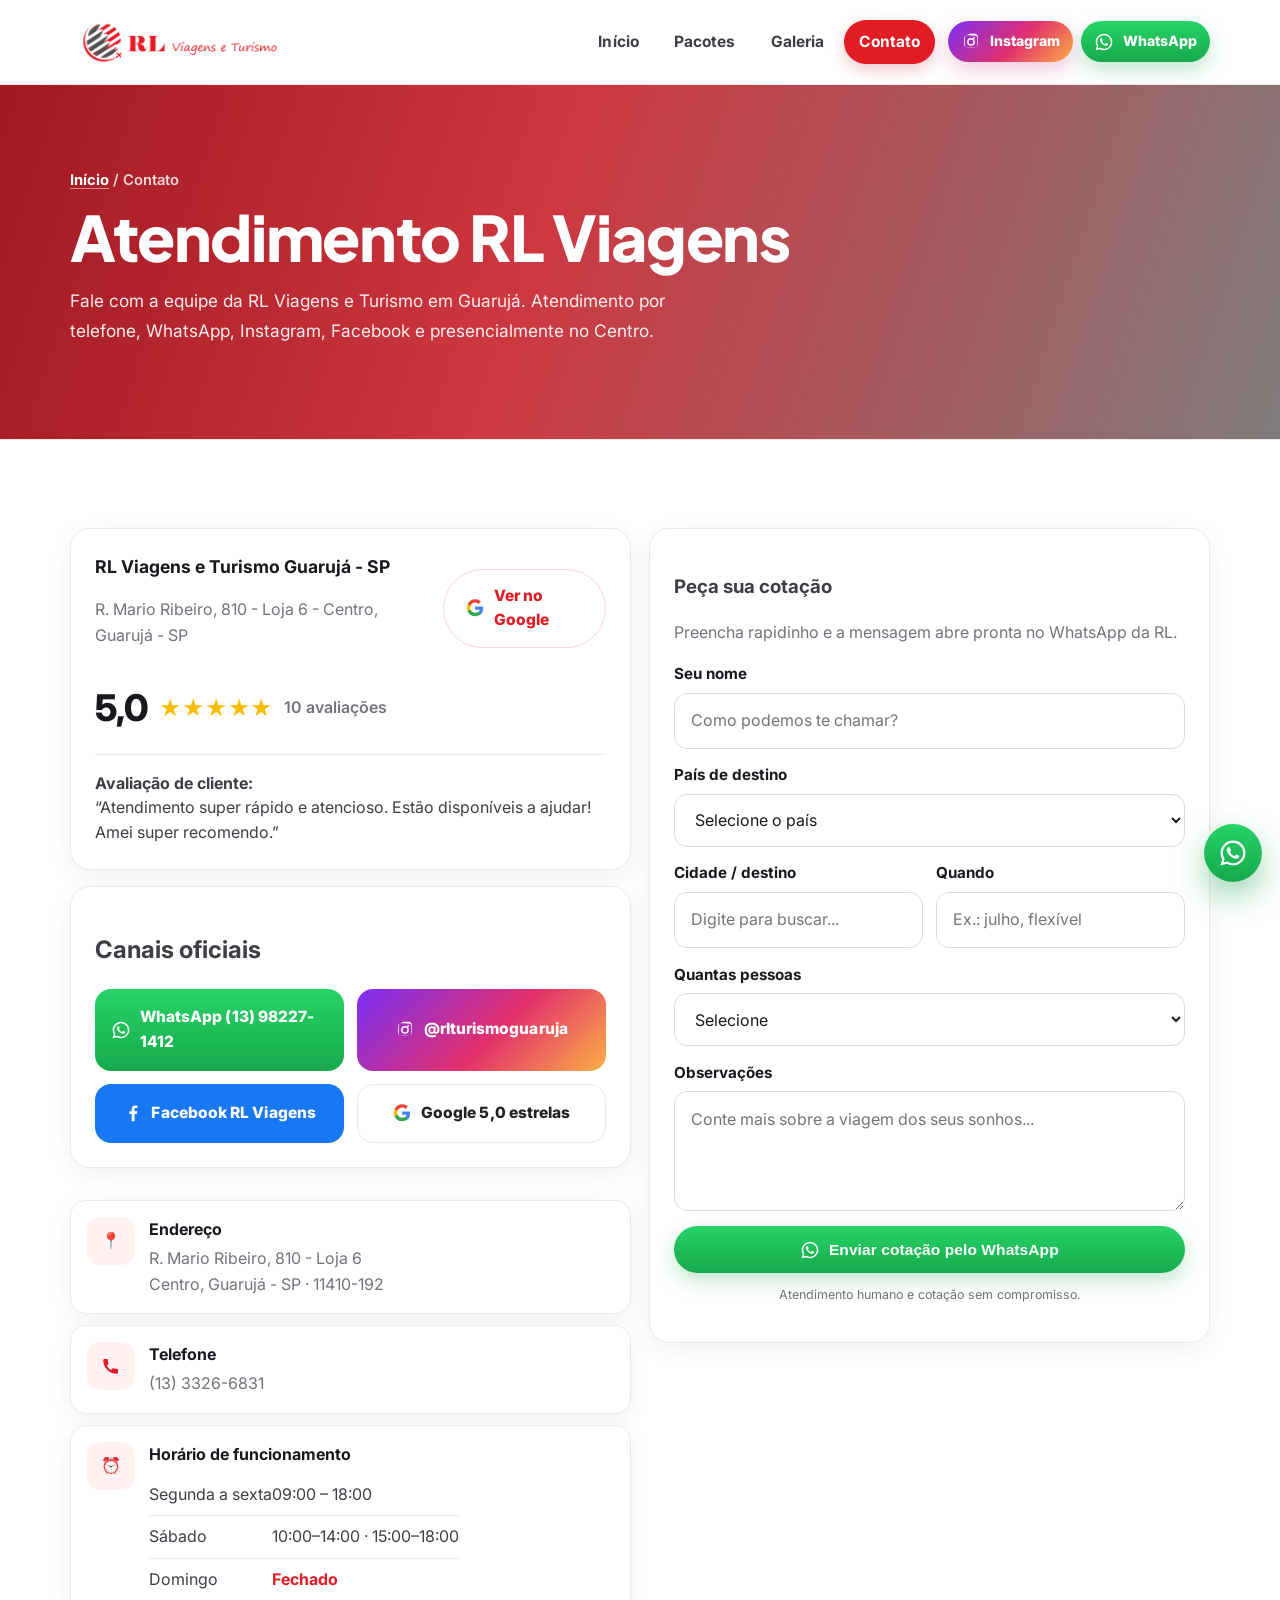
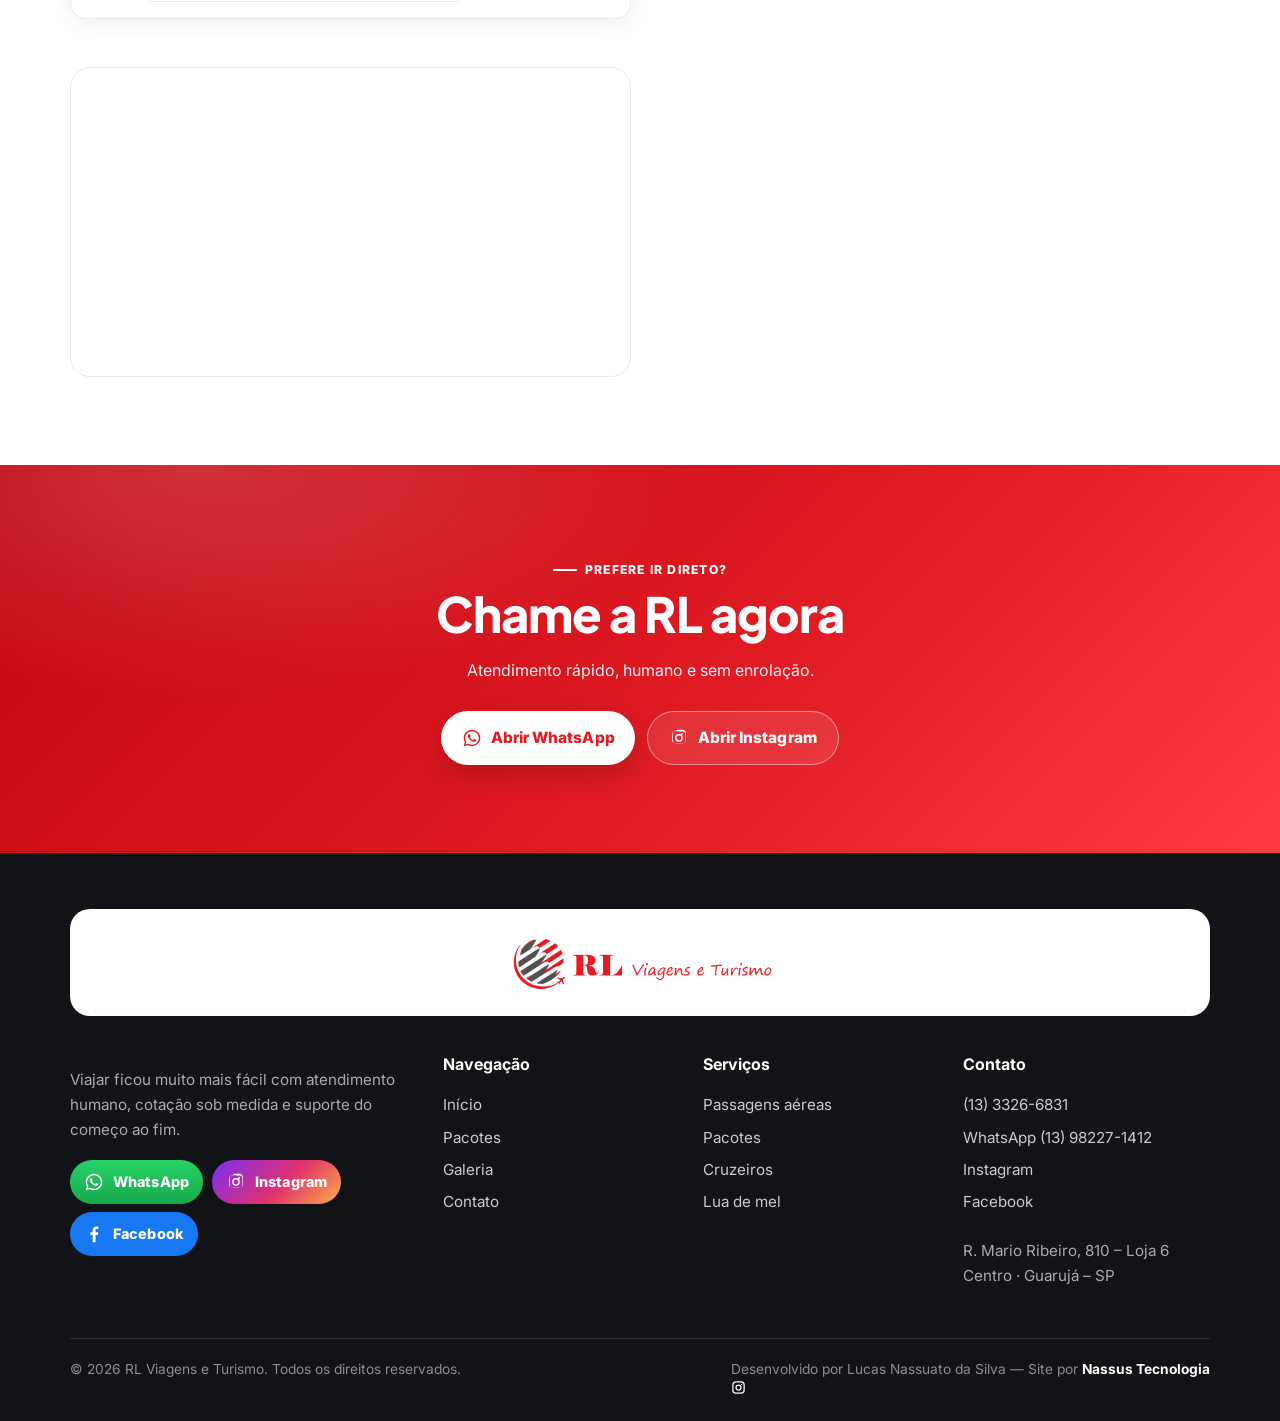
<file: contato.html>
<!DOCTYPE html><html lang="pt-BR"><head><meta charset="UTF-8"><meta name="viewport" content="width=device-width,initial-scale=1,viewport-fit=cover"><title>Contato | RL Viagens e Turismo</title><meta name="description" content="Fale com a RL Viagens e Turismo em Guarujá. Telefone, WhatsApp, Instagram, Facebook, Google e endereço para cotação grátis."><meta name="robots" content="index,follow"><meta name="theme-color" content="#E11C24"><meta property="og:type" content="website"><meta property="og:locale" content="pt_BR"><meta property="og:site_name" content="RL Viagens e Turismo"><meta property="og:title" content="Contato | RL Viagens e Turismo"><meta property="og:description" content="Fale com a RL Viagens e Turismo em Guarujá. Telefone, WhatsApp, Instagram, Facebook, Google e endereço para cotação grátis."><meta property="og:image" content="assets/og-image.jpg"><link rel="icon" type="image/png" href="assets/favicon.png"><link rel="manifest" href="manifest.webmanifest"><link rel="preconnect" href="https://fonts.googleapis.com"><link rel="preconnect" href="https://fonts.gstatic.com" crossorigin><link href="https://fonts.googleapis.com/css2?family=Inter:wght@400;500;600;700;800;900&family=Plus+Jakarta+Sans:wght@700;800&display=swap" rel="stylesheet"><link rel="stylesheet" href="styles.css"></head><body><header class="site-header"><div class="wrap nav"><a href="index.html" class="brand-full" aria-label="RL Viagens e Turismo"><img src="assets/logo-horizontal.png" alt="RL Viagens e Turismo"></a><nav class="nav-links" id="navlinks"><a class="link " href="index.html">Início</a><a class="link " href="pacotes.html">Pacotes</a><a class="link " href="galeria.html">Galeria</a><a class="link active" href="contato.html">Contato</a><div class="nav-cta"><a class="nav-social nav-instagram" href="https://www.instagram.com/rlturismoguaruja/" target="_blank" rel="noopener"><span class="btn-icon"><svg viewBox="0 0 32 32" aria-hidden="true"><path fill="currentColor" d="M16 2.9c3.56 0 4 .02 5.41.08 1.31.06 2.02.28 2.49.46.63.25 1.08.54 1.55 1.01.47.47.76.92 1.01 1.55.18.47.4 1.18.46 2.49.06 1.41.08 1.85.08 5.41s-.02 4-.08 5.41c-.06 1.31-.28 2.02-.46 2.49a4.2 4.2 0 0 1-2.56 2.56c-.47.18-1.18.4-2.49.46-1.41.06-1.85.08-5.41.08s-4-.02-5.41-.08c-1.31-.06-2.02-.28-2.49-.46a4.2 4.2 0 0 1-2.56-2.56c-.18-.47-.4-1.18-.46-2.49C5.02 19.9 5 19.46 5 15.9s.02-4 .08-5.41c.06-1.31.28-2.02.46-2.49.25-.63.54-1.08 1.01-1.55.47-.47.92-.76 1.55-1.01.47-.18 1.18-.4 2.49-.46C12 2.92 12.44 2.9 16 2.9Zm0 2.35c-3.5 0-3.91.01-5.28.08-1.26.06-1.94.27-2.39.44a2.8 2.8 0 0 0-1.62 1.62c-.17.45-.38 1.13-.44 2.39-.07 1.37-.08 1.78-.08 5.28s.01 3.91.08 5.28c.06 1.26.27 1.94.44 2.39.17.46.38.79.72 1.13.34.34.67.55 1.13.72.45.17 1.13.38 2.39.44 1.37.07 1.78.08 5.28.08s3.91-.01 5.28-.08c1.26-.06 1.94-.27 2.39-.44a2.8 2.8 0 0 0 1.62-1.62c.17-.45.38-1.13.44-2.39.07-1.37.08-1.78.08-5.28s-.01-3.91-.08-5.28c-.06-1.26-.27-1.94-.44-2.39a2.8 2.8 0 0 0-1.62-1.62c-.45-.17-1.13-.38-2.39-.44-1.37-.07-1.78-.08-5.28-.08Zm0 4.53a6.12 6.12 0 1 1 0 12.24 6.12 6.12 0 0 1 0-12.24Zm0 10.1a3.98 3.98 0 1 0 0-7.96 3.98 3.98 0 0 0 0 7.96Zm6.38-10.38a1.43 1.43 0 1 1-2.86 0 1.43 1.43 0 0 1 2.86 0Z"/></svg></span><span>Instagram</span></a><a class="nav-social nav-whatsapp" data-wa="Olá! Vim pelo site da RL Viagens ✈️"><span class="btn-icon"><svg viewBox="0 0 32 32" aria-hidden="true"><path fill="currentColor" d="M16.04 2.7C8.72 2.7 2.76 8.64 2.76 15.94c0 2.34.62 4.62 1.8 6.63L2.64 29.3l6.9-1.82a13.2 13.2 0 0 0 6.5 1.66h.01c7.31 0 13.27-5.94 13.27-13.24S23.36 2.7 16.04 2.7Zm0 24.1h-.01a10.95 10.95 0 0 1-5.57-1.52l-.4-.24-4.09 1.08 1.1-3.98-.26-.41a10.85 10.85 0 0 1-1.69-5.8c0-6 4.9-10.89 10.92-10.89 2.91 0 5.65 1.13 7.71 3.19a10.8 10.8 0 0 1 3.2 7.69c0 6-4.9 10.88-10.91 10.88Zm5.98-8.15c-.33-.17-1.95-.96-2.25-1.07-.3-.11-.52-.17-.74.17-.22.33-.85 1.07-1.04 1.29-.19.22-.38.25-.7.08-.33-.16-1.38-.5-2.63-1.6-.97-.86-1.63-1.93-1.82-2.26-.19-.33-.02-.51.14-.67.15-.15.33-.38.5-.57.16-.19.22-.33.33-.55.11-.22.05-.41-.03-.57-.08-.16-.74-1.78-1.01-2.43-.27-.64-.54-.55-.74-.56h-.63c-.22 0-.57.08-.87.41-.3.33-1.14 1.11-1.14 2.71 0 1.6 1.17 3.15 1.34 3.37.16.22 2.3 3.5 5.57 4.91.78.34 1.39.54 1.87.69.79.25 1.5.21 2.06.13.63-.09 1.95-.8 2.23-1.57.27-.77.27-1.43.19-1.57-.08-.14-.3-.22-.63-.38Z"/></svg></span><span>WhatsApp</span></a></div></nav><button class="menu-btn" id="menuBtn" aria-label="Abrir menu">☰</button></div></header>
<section class="page-hero"><div class="wrap"><div class="crumb"><a href="index.html">Início</a> / Contato</div><h1>Atendimento RL Viagens</h1><p>Fale com a equipe da RL Viagens e Turismo em Guarujá. Atendimento por telefone, WhatsApp, Instagram, Facebook e presencialmente no Centro.</p></div></section>
<section><div class="wrap contact-grid"><div class="contact-premium"><div class="google-card"><div class="google-top"><div><b>RL Viagens e Turismo Guarujá - SP</b><p class="sub">R. Mario Ribeiro, 810 - Loja 6 - Centro, Guarujá - SP</p></div><a class="btn-line red" href="https://www.google.com/search?q=rl+turismo+e+viagens" target="_blank" rel="noopener"><span class="btn-icon"><svg viewBox="0 0 32 32" aria-hidden="true"><path fill="#4285F4" d="M29.1 16.3c0-1-.1-1.9-.3-2.8H16.3v5.3h7.2a6.2 6.2 0 0 1-2.7 4v3.3h4.4c2.6-2.4 3.9-5.9 3.9-9.8Z"/><path fill="#34A853" d="M16.3 29c3.7 0 6.8-1.2 9-3.3l-4.4-3.3c-1.2.8-2.7 1.3-4.6 1.3-3.5 0-6.5-2.4-7.6-5.6H4.2v3.4A13.6 13.6 0 0 0 16.3 29Z"/><path fill="#FBBC05" d="M8.7 18.1a8.2 8.2 0 0 1 0-5.2V9.5H4.2a13.6 13.6 0 0 0 0 12l4.5-3.4Z"/><path fill="#EA4335" d="M16.3 7.3c2 0 3.8.7 5.2 2.1l3.9-3.9A13.2 13.2 0 0 0 16.3 2 13.6 13.6 0 0 0 4.2 9.5l4.5 3.4c1.1-3.2 4.1-5.6 7.6-5.6Z"/></svg></span>Ver no Google</a></div><div class="rating-big"><strong>5,0</strong><span class="stars-google">★★★★★</span><span class="reviews-note">10 avaliações</span></div><div class="review-mini"><b>Avaliação de cliente:</b><br>“Atendimento super rápido e atencioso. Estão disponíveis a ajudar! Amei super recomendo.”</div></div><div class="quick-card"><h2>Canais oficiais</h2><div class="contact-actions"><a class="brand-btn wa" data-wa="Olá! Quero falar com a RL Viagens ✈️"><span class="btn-icon"><svg viewBox="0 0 32 32" aria-hidden="true"><path fill="currentColor" d="M16.04 2.7C8.72 2.7 2.76 8.64 2.76 15.94c0 2.34.62 4.62 1.8 6.63L2.64 29.3l6.9-1.82a13.2 13.2 0 0 0 6.5 1.66h.01c7.31 0 13.27-5.94 13.27-13.24S23.36 2.7 16.04 2.7Zm0 24.1h-.01a10.95 10.95 0 0 1-5.57-1.52l-.4-.24-4.09 1.08 1.1-3.98-.26-.41a10.85 10.85 0 0 1-1.69-5.8c0-6 4.9-10.89 10.92-10.89 2.91 0 5.65 1.13 7.71 3.19a10.8 10.8 0 0 1 3.2 7.69c0 6-4.9 10.88-10.91 10.88Zm5.98-8.15c-.33-.17-1.95-.96-2.25-1.07-.3-.11-.52-.17-.74.17-.22.33-.85 1.07-1.04 1.29-.19.22-.38.25-.7.08-.33-.16-1.38-.5-2.63-1.6-.97-.86-1.63-1.93-1.82-2.26-.19-.33-.02-.51.14-.67.15-.15.33-.38.5-.57.16-.19.22-.33.33-.55.11-.22.05-.41-.03-.57-.08-.16-.74-1.78-1.01-2.43-.27-.64-.54-.55-.74-.56h-.63c-.22 0-.57.08-.87.41-.3.33-1.14 1.11-1.14 2.71 0 1.6 1.17 3.15 1.34 3.37.16.22 2.3 3.5 5.57 4.91.78.34 1.39.54 1.87.69.79.25 1.5.21 2.06.13.63-.09 1.95-.8 2.23-1.57.27-.77.27-1.43.19-1.57-.08-.14-.3-.22-.63-.38Z"/></svg></span><span>WhatsApp (13) 98227-1412</span></a><a class="brand-btn ig" href="https://www.instagram.com/rlturismoguaruja/" target="_blank" rel="noopener"><span class="btn-icon"><svg viewBox="0 0 32 32" aria-hidden="true"><path fill="currentColor" d="M16 2.9c3.56 0 4 .02 5.41.08 1.31.06 2.02.28 2.49.46.63.25 1.08.54 1.55 1.01.47.47.76.92 1.01 1.55.18.47.4 1.18.46 2.49.06 1.41.08 1.85.08 5.41s-.02 4-.08 5.41c-.06 1.31-.28 2.02-.46 2.49a4.2 4.2 0 0 1-2.56 2.56c-.47.18-1.18.4-2.49.46-1.41.06-1.85.08-5.41.08s-4-.02-5.41-.08c-1.31-.06-2.02-.28-2.49-.46a4.2 4.2 0 0 1-2.56-2.56c-.18-.47-.4-1.18-.46-2.49C5.02 19.9 5 19.46 5 15.9s.02-4 .08-5.41c.06-1.31.28-2.02.46-2.49.25-.63.54-1.08 1.01-1.55.47-.47.92-.76 1.55-1.01.47-.18 1.18-.4 2.49-.46C12 2.92 12.44 2.9 16 2.9Zm0 2.35c-3.5 0-3.91.01-5.28.08-1.26.06-1.94.27-2.39.44a2.8 2.8 0 0 0-1.62 1.62c-.17.45-.38 1.13-.44 2.39-.07 1.37-.08 1.78-.08 5.28s.01 3.91.08 5.28c.06 1.26.27 1.94.44 2.39.17.46.38.79.72 1.13.34.34.67.55 1.13.72.45.17 1.13.38 2.39.44 1.37.07 1.78.08 5.28.08s3.91-.01 5.28-.08c1.26-.06 1.94-.27 2.39-.44a2.8 2.8 0 0 0 1.62-1.62c.17-.45.38-1.13.44-2.39.07-1.37.08-1.78.08-5.28s-.01-3.91-.08-5.28c-.06-1.26-.27-1.94-.44-2.39a2.8 2.8 0 0 0-1.62-1.62c-.45-.17-1.13-.38-2.39-.44-1.37-.07-1.78-.08-5.28-.08Zm0 4.53a6.12 6.12 0 1 1 0 12.24 6.12 6.12 0 0 1 0-12.24Zm0 10.1a3.98 3.98 0 1 0 0-7.96 3.98 3.98 0 0 0 0 7.96Zm6.38-10.38a1.43 1.43 0 1 1-2.86 0 1.43 1.43 0 0 1 2.86 0Z"/></svg></span><span>@rlturismoguaruja</span></a><a class="brand-btn fb" href="https://www.facebook.com/rlviagemeturismo" target="_blank" rel="noopener"><span class="btn-icon"><svg viewBox="0 0 32 32" aria-hidden="true"><path fill="currentColor" d="M18.5 29V17.6h3.82l.57-4.44H18.5v-2.83c0-1.29.36-2.16 2.2-2.16h2.35V4.2A31.5 31.5 0 0 0 19.62 4c-3.39 0-5.71 2.07-5.71 5.87v3.29h-3.83v4.44h3.83V29h4.59Z"/></svg></span><span>Facebook RL Viagens</span></a><a class="brand-btn go" href="https://www.google.com/search?q=rl+turismo+e+viagens" target="_blank" rel="noopener"><span class="btn-icon"><svg viewBox="0 0 32 32" aria-hidden="true"><path fill="#4285F4" d="M29.1 16.3c0-1-.1-1.9-.3-2.8H16.3v5.3h7.2a6.2 6.2 0 0 1-2.7 4v3.3h4.4c2.6-2.4 3.9-5.9 3.9-9.8Z"/><path fill="#34A853" d="M16.3 29c3.7 0 6.8-1.2 9-3.3l-4.4-3.3c-1.2.8-2.7 1.3-4.6 1.3-3.5 0-6.5-2.4-7.6-5.6H4.2v3.4A13.6 13.6 0 0 0 16.3 29Z"/><path fill="#FBBC05" d="M8.7 18.1a8.2 8.2 0 0 1 0-5.2V9.5H4.2a13.6 13.6 0 0 0 0 12l4.5-3.4Z"/><path fill="#EA4335" d="M16.3 7.3c2 0 3.8.7 5.2 2.1l3.9-3.9A13.2 13.2 0 0 0 16.3 2 13.6 13.6 0 0 0 4.2 9.5l4.5 3.4c1.1-3.2 4.1-5.6 7.6-5.6Z"/></svg></span><span>Google 5,0 estrelas</span></a></div></div><ul class="info-list"><li><span class="ic">📍</span><div class="meta"><b>Endereço</b><span>R. Mario Ribeiro, 810 - Loja 6<br>Centro, Guarujá - SP · 11410-192</span></div></li><li><span class="ic"><svg viewBox="0 0 32 32" aria-hidden="true"><path fill="currentColor" d="M23.4 19.8c-1.4 0-2.7-.2-3.9-.7-.6-.2-1.2-.1-1.6.3l-1.8 1.8c-2.4-1.3-4.3-3.2-5.6-5.6l1.8-1.8c.4-.4.5-1 .3-1.6-.4-1.2-.7-2.5-.7-3.9 0-.9-.7-1.6-1.6-1.6H7.4c-.9 0-1.7.7-1.7 1.6C5.7 18.3 13.7 26.3 23.7 26.3c.9 0 1.6-.8 1.6-1.7v-3.2c0-.9-.7-1.6-1.6-1.6h-.3Z"/></svg></span><div class="meta"><b>Telefone</b><a data-tel>(13) 3326-6831</a></div></li><li><span class="ic">⏰</span><div class="meta"><b>Horário de funcionamento</b><table class="hours"><tr><td>Segunda a sexta</td><td>09:00 – 18:00</td></tr><tr><td>Sábado</td><td>10:00–14:00 · 15:00–18:00</td></tr><tr><td>Domingo</td><td class="closed">Fechado</td></tr></table></div></li></ul><div class="map-wrap"><iframe title="Mapa RL Viagens" loading="lazy" referrerpolicy="no-referrer-when-downgrade" src="https://www.google.com/maps?q=R.%20Mario%20Ribeiro%2C%20810%20-%20Centro%2C%20Guaruj%C3%A1%20-%20SP%2C%2011410-192&output=embed"></iframe></div></div><div><form class="qform" id="qform"><h3>Peça sua cotação</h3><p class="sub">Preencha rapidinho e a mensagem abre pronta no WhatsApp da RL.</p><div class="field"><label for="f-nome">Seu nome</label><input id="f-nome" type="text" autocomplete="name" placeholder="Como podemos te chamar?" required></div><div class="field"><label for="f-pais">País de destino</label><select id="f-pais"><option value="">Selecione o país</option></select></div><div class="grid2"><div class="field"><label for="f-cidade">Cidade / destino</label><input id="f-cidade" type="text" list="cidades" autocomplete="off" placeholder="Digite para buscar..."><datalist id="cidades"></datalist></div><div class="field"><label for="f-data">Quando</label><input id="f-data" type="text" placeholder="Ex.: julho, flexível"></div></div><div class="field"><label for="f-pessoas">Quantas pessoas</label><select id="f-pessoas"><option value="">Selecione</option><option>1 pessoa</option><option>2 pessoas</option><option>3 pessoas</option><option>4 pessoas</option><option>5 ou mais</option><option>Família com crianças</option></select></div><div class="field"><label for="f-obs">Observações</label><textarea id="f-obs" placeholder="Conte mais sobre a viagem dos seus sonhos..."></textarea></div><button type="submit" class="btn-whatsapp" style="width:100%"><span class="btn-icon"><svg viewBox="0 0 32 32" aria-hidden="true"><path fill="currentColor" d="M16.04 2.7C8.72 2.7 2.76 8.64 2.76 15.94c0 2.34.62 4.62 1.8 6.63L2.64 29.3l6.9-1.82a13.2 13.2 0 0 0 6.5 1.66h.01c7.31 0 13.27-5.94 13.27-13.24S23.36 2.7 16.04 2.7Zm0 24.1h-.01a10.95 10.95 0 0 1-5.57-1.52l-.4-.24-4.09 1.08 1.1-3.98-.26-.41a10.85 10.85 0 0 1-1.69-5.8c0-6 4.9-10.89 10.92-10.89 2.91 0 5.65 1.13 7.71 3.19a10.8 10.8 0 0 1 3.2 7.69c0 6-4.9 10.88-10.91 10.88Zm5.98-8.15c-.33-.17-1.95-.96-2.25-1.07-.3-.11-.52-.17-.74.17-.22.33-.85 1.07-1.04 1.29-.19.22-.38.25-.7.08-.33-.16-1.38-.5-2.63-1.6-.97-.86-1.63-1.93-1.82-2.26-.19-.33-.02-.51.14-.67.15-.15.33-.38.5-.57.16-.19.22-.33.33-.55.11-.22.05-.41-.03-.57-.08-.16-.74-1.78-1.01-2.43-.27-.64-.54-.55-.74-.56h-.63c-.22 0-.57.08-.87.41-.3.33-1.14 1.11-1.14 2.71 0 1.6 1.17 3.15 1.34 3.37.16.22 2.3 3.5 5.57 4.91.78.34 1.39.54 1.87.69.79.25 1.5.21 2.06.13.63-.09 1.95-.8 2.23-1.57.27-.77.27-1.43.19-1.57-.08-.14-.3-.22-.63-.38Z"/></svg></span>Enviar cotação pelo WhatsApp</button><p class="small-center">Atendimento humano e cotação sem compromisso.</p></form></div></div></section>
<section class="cta-band"><div class="wrap"><span class="eyebrow on-red">Prefere ir direto?</span><h2>Chame a RL agora</h2><p>Atendimento rápido, humano e sem enrolação.</p><div class="cta-row"><a class="btn-white cta-inline" data-wa="Olá! Quero uma cotação de viagem ✈️"><span class="btn-icon"><svg viewBox="0 0 32 32" aria-hidden="true"><path fill="currentColor" d="M16.04 2.7C8.72 2.7 2.76 8.64 2.76 15.94c0 2.34.62 4.62 1.8 6.63L2.64 29.3l6.9-1.82a13.2 13.2 0 0 0 6.5 1.66h.01c7.31 0 13.27-5.94 13.27-13.24S23.36 2.7 16.04 2.7Zm0 24.1h-.01a10.95 10.95 0 0 1-5.57-1.52l-.4-.24-4.09 1.08 1.1-3.98-.26-.41a10.85 10.85 0 0 1-1.69-5.8c0-6 4.9-10.89 10.92-10.89 2.91 0 5.65 1.13 7.71 3.19a10.8 10.8 0 0 1 3.2 7.69c0 6-4.9 10.88-10.91 10.88Zm5.98-8.15c-.33-.17-1.95-.96-2.25-1.07-.3-.11-.52-.17-.74.17-.22.33-.85 1.07-1.04 1.29-.19.22-.38.25-.7.08-.33-.16-1.38-.5-2.63-1.6-.97-.86-1.63-1.93-1.82-2.26-.19-.33-.02-.51.14-.67.15-.15.33-.38.5-.57.16-.19.22-.33.33-.55.11-.22.05-.41-.03-.57-.08-.16-.74-1.78-1.01-2.43-.27-.64-.54-.55-.74-.56h-.63c-.22 0-.57.08-.87.41-.3.33-1.14 1.11-1.14 2.71 0 1.6 1.17 3.15 1.34 3.37.16.22 2.3 3.5 5.57 4.91.78.34 1.39.54 1.87.69.79.25 1.5.21 2.06.13.63-.09 1.95-.8 2.23-1.57.27-.77.27-1.43.19-1.57-.08-.14-.3-.22-.63-.38Z"/></svg></span><span>Abrir WhatsApp</span></a> <a class="btn-ghost-white cta-inline" href="https://www.instagram.com/rlturismoguaruja/" target="_blank" rel="noopener"><span class="btn-icon"><svg viewBox="0 0 32 32" aria-hidden="true"><path fill="currentColor" d="M16 2.9c3.56 0 4 .02 5.41.08 1.31.06 2.02.28 2.49.46.63.25 1.08.54 1.55 1.01.47.47.76.92 1.01 1.55.18.47.4 1.18.46 2.49.06 1.41.08 1.85.08 5.41s-.02 4-.08 5.41c-.06 1.31-.28 2.02-.46 2.49a4.2 4.2 0 0 1-2.56 2.56c-.47.18-1.18.4-2.49.46-1.41.06-1.85.08-5.41.08s-4-.02-5.41-.08c-1.31-.06-2.02-.28-2.49-.46a4.2 4.2 0 0 1-2.56-2.56c-.18-.47-.4-1.18-.46-2.49C5.02 19.9 5 19.46 5 15.9s.02-4 .08-5.41c.06-1.31.28-2.02.46-2.49.25-.63.54-1.08 1.01-1.55.47-.47.92-.76 1.55-1.01.47-.18 1.18-.4 2.49-.46C12 2.92 12.44 2.9 16 2.9Zm0 2.35c-3.5 0-3.91.01-5.28.08-1.26.06-1.94.27-2.39.44a2.8 2.8 0 0 0-1.62 1.62c-.17.45-.38 1.13-.44 2.39-.07 1.37-.08 1.78-.08 5.28s.01 3.91.08 5.28c.06 1.26.27 1.94.44 2.39.17.46.38.79.72 1.13.34.34.67.55 1.13.72.45.17 1.13.38 2.39.44 1.37.07 1.78.08 5.28.08s3.91-.01 5.28-.08c1.26-.06 1.94-.27 2.39-.44a2.8 2.8 0 0 0 1.62-1.62c.17-.45.38-1.13.44-2.39.07-1.37.08-1.78.08-5.28s-.01-3.91-.08-5.28c-.06-1.26-.27-1.94-.44-2.39a2.8 2.8 0 0 0-1.62-1.62c-.45-.17-1.13-.38-2.39-.44-1.37-.07-1.78-.08-5.28-.08Zm0 4.53a6.12 6.12 0 1 1 0 12.24 6.12 6.12 0 0 1 0-12.24Zm0 10.1a3.98 3.98 0 1 0 0-7.96 3.98 3.98 0 0 0 0 7.96Zm6.38-10.38a1.43 1.43 0 1 1-2.86 0 1.43 1.43 0 0 1 2.86 0Z"/></svg></span><span>Abrir Instagram</span></a></div></div></section>
<footer><div class="wrap"><div class="footer-logo-top"><img src="assets/logo-horizontal.png" alt="RL Viagens e Turismo"></div><div class="foot-grid"><div class="foot-brand"><p>Viajar ficou muito mais fácil com atendimento humano, cotação sob medida e suporte do começo ao fim.</p><div class="foot-social"><a class="social-pill wa" data-wa="Olá! Quero falar com a RL Viagens ✈️"><span class="btn-icon"><svg viewBox="0 0 32 32" aria-hidden="true"><path fill="currentColor" d="M16.04 2.7C8.72 2.7 2.76 8.64 2.76 15.94c0 2.34.62 4.62 1.8 6.63L2.64 29.3l6.9-1.82a13.2 13.2 0 0 0 6.5 1.66h.01c7.31 0 13.27-5.94 13.27-13.24S23.36 2.7 16.04 2.7Zm0 24.1h-.01a10.95 10.95 0 0 1-5.57-1.52l-.4-.24-4.09 1.08 1.1-3.98-.26-.41a10.85 10.85 0 0 1-1.69-5.8c0-6 4.9-10.89 10.92-10.89 2.91 0 5.65 1.13 7.71 3.19a10.8 10.8 0 0 1 3.2 7.69c0 6-4.9 10.88-10.91 10.88Zm5.98-8.15c-.33-.17-1.95-.96-2.25-1.07-.3-.11-.52-.17-.74.17-.22.33-.85 1.07-1.04 1.29-.19.22-.38.25-.7.08-.33-.16-1.38-.5-2.63-1.6-.97-.86-1.63-1.93-1.82-2.26-.19-.33-.02-.51.14-.67.15-.15.33-.38.5-.57.16-.19.22-.33.33-.55.11-.22.05-.41-.03-.57-.08-.16-.74-1.78-1.01-2.43-.27-.64-.54-.55-.74-.56h-.63c-.22 0-.57.08-.87.41-.3.33-1.14 1.11-1.14 2.71 0 1.6 1.17 3.15 1.34 3.37.16.22 2.3 3.5 5.57 4.91.78.34 1.39.54 1.87.69.79.25 1.5.21 2.06.13.63-.09 1.95-.8 2.23-1.57.27-.77.27-1.43.19-1.57-.08-.14-.3-.22-.63-.38Z"/></svg></span><span>WhatsApp</span></a><a class="social-pill ig" href="https://www.instagram.com/rlturismoguaruja/" target="_blank" rel="noopener"><span class="btn-icon"><svg viewBox="0 0 32 32" aria-hidden="true"><path fill="currentColor" d="M16 2.9c3.56 0 4 .02 5.41.08 1.31.06 2.02.28 2.49.46.63.25 1.08.54 1.55 1.01.47.47.76.92 1.01 1.55.18.47.4 1.18.46 2.49.06 1.41.08 1.85.08 5.41s-.02 4-.08 5.41c-.06 1.31-.28 2.02-.46 2.49a4.2 4.2 0 0 1-2.56 2.56c-.47.18-1.18.4-2.49.46-1.41.06-1.85.08-5.41.08s-4-.02-5.41-.08c-1.31-.06-2.02-.28-2.49-.46a4.2 4.2 0 0 1-2.56-2.56c-.18-.47-.4-1.18-.46-2.49C5.02 19.9 5 19.46 5 15.9s.02-4 .08-5.41c.06-1.31.28-2.02.46-2.49.25-.63.54-1.08 1.01-1.55.47-.47.92-.76 1.55-1.01.47-.18 1.18-.4 2.49-.46C12 2.92 12.44 2.9 16 2.9Zm0 2.35c-3.5 0-3.91.01-5.28.08-1.26.06-1.94.27-2.39.44a2.8 2.8 0 0 0-1.62 1.62c-.17.45-.38 1.13-.44 2.39-.07 1.37-.08 1.78-.08 5.28s.01 3.91.08 5.28c.06 1.26.27 1.94.44 2.39.17.46.38.79.72 1.13.34.34.67.55 1.13.72.45.17 1.13.38 2.39.44 1.37.07 1.78.08 5.28.08s3.91-.01 5.28-.08c1.26-.06 1.94-.27 2.39-.44a2.8 2.8 0 0 0 1.62-1.62c.17-.45.38-1.13.44-2.39.07-1.37.08-1.78.08-5.28s-.01-3.91-.08-5.28c-.06-1.26-.27-1.94-.44-2.39a2.8 2.8 0 0 0-1.62-1.62c-.45-.17-1.13-.38-2.39-.44-1.37-.07-1.78-.08-5.28-.08Zm0 4.53a6.12 6.12 0 1 1 0 12.24 6.12 6.12 0 0 1 0-12.24Zm0 10.1a3.98 3.98 0 1 0 0-7.96 3.98 3.98 0 0 0 0 7.96Zm6.38-10.38a1.43 1.43 0 1 1-2.86 0 1.43 1.43 0 0 1 2.86 0Z"/></svg></span><span>Instagram</span></a><a class="social-pill fb" href="https://www.facebook.com/rlviagemeturismo" target="_blank" rel="noopener"><span class="btn-icon"><svg viewBox="0 0 32 32" aria-hidden="true"><path fill="currentColor" d="M18.5 29V17.6h3.82l.57-4.44H18.5v-2.83c0-1.29.36-2.16 2.2-2.16h2.35V4.2A31.5 31.5 0 0 0 19.62 4c-3.39 0-5.71 2.07-5.71 5.87v3.29h-3.83v4.44h3.83V29h4.59Z"/></svg></span><span>Facebook</span></a></div></div><div class="foot-col"><h4>Navegação</h4><a href="index.html">Início</a><a href="pacotes.html">Pacotes</a><a href="galeria.html">Galeria</a><a href="contato.html">Contato</a></div><div class="foot-col"><h4>Serviços</h4><a href="pacotes.html">Passagens aéreas</a><a href="pacotes.html">Pacotes</a><a href="pacotes.html">Cruzeiros</a><a href="pacotes.html">Lua de mel</a></div><div class="foot-col"><h4>Contato</h4><a data-tel>(13) 3326-6831</a><a data-wa="Olá! Quero falar com a RL Viagens ✈️">WhatsApp (13) 98227-1412</a><a href="https://www.instagram.com/rlturismoguaruja/" target="_blank" rel="noopener">Instagram</a><a href="https://www.facebook.com/rlviagemeturismo" target="_blank" rel="noopener">Facebook</a><p>R. Mario Ribeiro, 810 – Loja 6<br>Centro · Guarujá – SP</p></div></div><div class="foot-bottom"><span>© <span id="yr"></span> RL Viagens e Turismo. Todos os direitos reservados.</span><span>Desenvolvido por Lucas Nassuato da Silva — Site por <a href="https://nassusinfo.netlify.app" target="_blank" rel="noopener">Nassus Tecnologia</a> <a class="cred-ig" href="https://www.instagram.com/nassusinfo/" target="_blank" rel="noopener" aria-label="Instagram da Nassus Tecnologia"><svg viewBox="0 0 24 24" width="15" height="15" fill="none" stroke="currentColor" stroke-width="2" stroke-linecap="round" stroke-linejoin="round" style="vertical-align:-2px"><rect x="3" y="3" width="18" height="18" rx="5"/><circle cx="12" cy="12" r="4"/><circle cx="17" cy="7" r="1" fill="currentColor" stroke="none"/></svg></a></span></div></div></footer><a class="wa-float" data-wa="Olá! Quero planejar uma viagem com a RL ✈️" aria-label="Falar no WhatsApp"><svg viewBox="0 0 32 32" aria-hidden="true"><path fill="currentColor" d="M16.04 2.7C8.72 2.7 2.76 8.64 2.76 15.94c0 2.34.62 4.62 1.8 6.63L2.64 29.3l6.9-1.82a13.2 13.2 0 0 0 6.5 1.66h.01c7.31 0 13.27-5.94 13.27-13.24S23.36 2.7 16.04 2.7Zm0 24.1h-.01a10.95 10.95 0 0 1-5.57-1.52l-.4-.24-4.09 1.08 1.1-3.98-.26-.41a10.85 10.85 0 0 1-1.69-5.8c0-6 4.9-10.89 10.92-10.89 2.91 0 5.65 1.13 7.71 3.19a10.8 10.8 0 0 1 3.2 7.69c0 6-4.9 10.88-10.91 10.88Zm5.98-8.15c-.33-.17-1.95-.96-2.25-1.07-.3-.11-.52-.17-.74.17-.22.33-.85 1.07-1.04 1.29-.19.22-.38.25-.7.08-.33-.16-1.38-.5-2.63-1.6-.97-.86-1.63-1.93-1.82-2.26-.19-.33-.02-.51.14-.67.15-.15.33-.38.5-.57.16-.19.22-.33.33-.55.11-.22.05-.41-.03-.57-.08-.16-.74-1.78-1.01-2.43-.27-.64-.54-.55-.74-.56h-.63c-.22 0-.57.08-.87.41-.3.33-1.14 1.11-1.14 2.71 0 1.6 1.17 3.15 1.34 3.37.16.22 2.3 3.5 5.57 4.91.78.34 1.39.54 1.87.69.79.25 1.5.21 2.06.13.63-.09 1.95-.8 2.23-1.57.27-.77.27-1.43.19-1.57-.08-.14-.3-.22-.63-.38Z"/></svg></a><script src="mundo.js"></script><script src="main.js"></script></body></html>
</file>
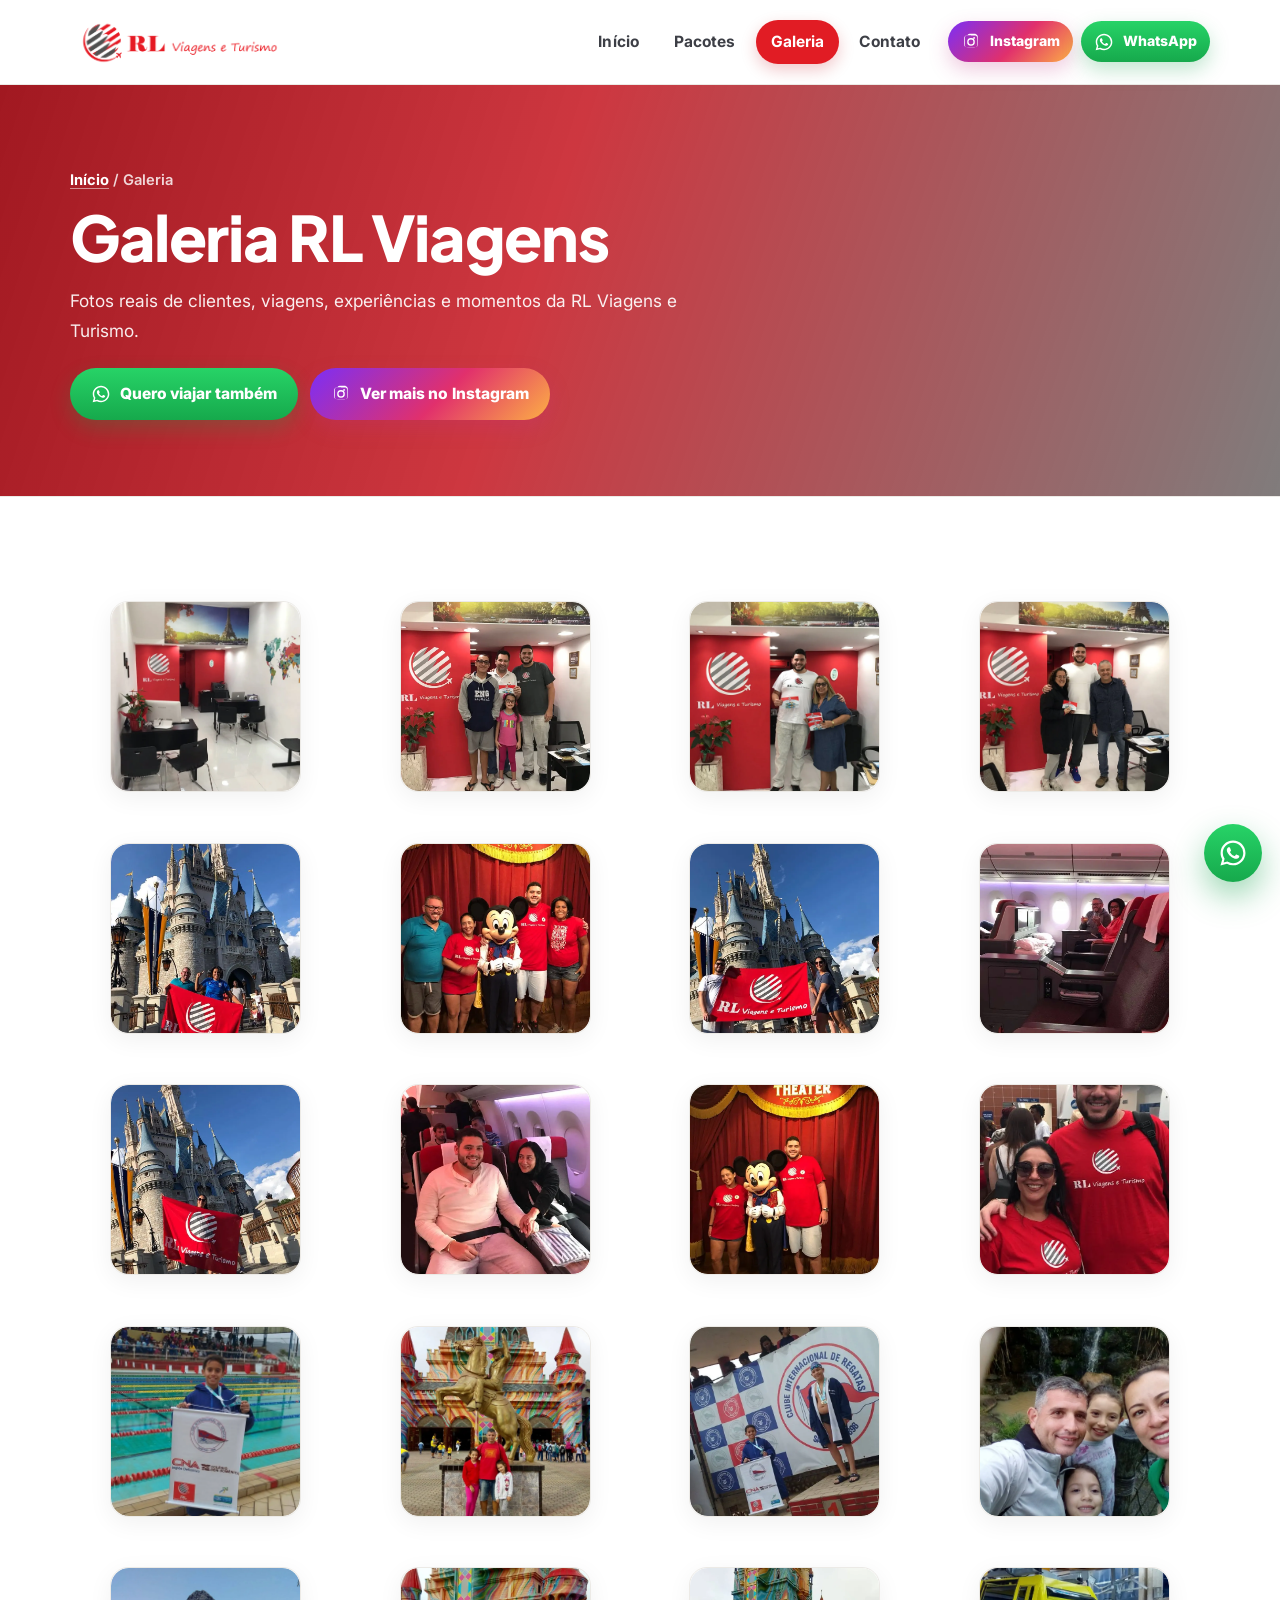
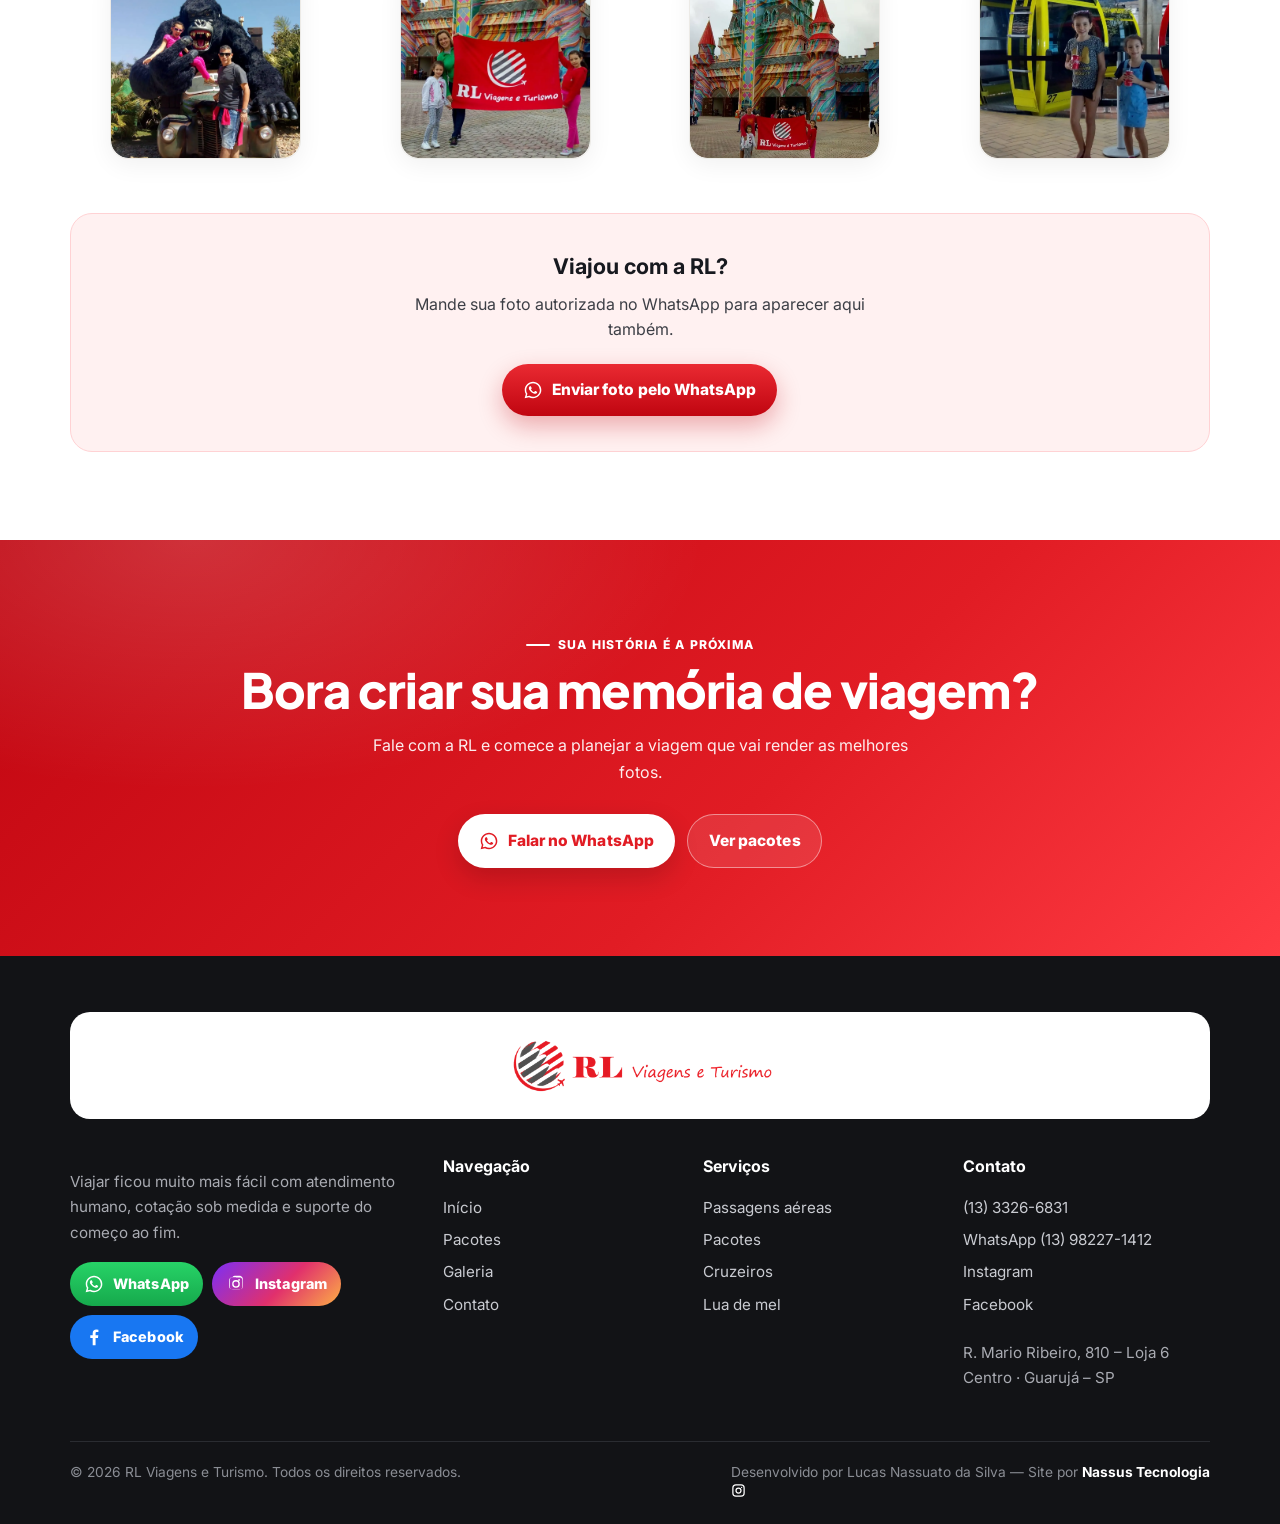
<file: galeria.html>
<!DOCTYPE html><html lang="pt-BR"><head><meta charset="UTF-8"><meta name="viewport" content="width=device-width,initial-scale=1,viewport-fit=cover"><title>Galeria de Clientes | RL Viagens e Turismo</title><meta name="description" content="Fotos reais de clientes, viagens e momentos da RL Viagens e Turismo."><meta name="robots" content="index,follow"><meta name="theme-color" content="#E11C24"><meta property="og:type" content="website"><meta property="og:locale" content="pt_BR"><meta property="og:site_name" content="RL Viagens e Turismo"><meta property="og:title" content="Galeria de Clientes | RL Viagens e Turismo"><meta property="og:description" content="Fotos reais de clientes, viagens e momentos da RL Viagens e Turismo."><meta property="og:image" content="assets/og-image.jpg"><link rel="icon" type="image/png" href="assets/favicon.png"><link rel="manifest" href="manifest.webmanifest"><link rel="preconnect" href="https://fonts.googleapis.com"><link rel="preconnect" href="https://fonts.gstatic.com" crossorigin><link href="https://fonts.googleapis.com/css2?family=Inter:wght@400;500;600;700;800;900&family=Plus+Jakarta+Sans:wght@700;800&display=swap" rel="stylesheet"><link rel="stylesheet" href="styles.css"></head><body><header class="site-header"><div class="wrap nav"><a href="index.html" class="brand-full" aria-label="RL Viagens e Turismo"><img src="assets/logo-horizontal.png" alt="RL Viagens e Turismo"></a><nav class="nav-links" id="navlinks"><a class="link " href="index.html">Início</a><a class="link " href="pacotes.html">Pacotes</a><a class="link active" href="galeria.html">Galeria</a><a class="link " href="contato.html">Contato</a><div class="nav-cta"><a class="nav-social nav-instagram" href="https://www.instagram.com/rlturismoguaruja/" target="_blank" rel="noopener"><span class="btn-icon"><svg viewBox="0 0 32 32" aria-hidden="true"><path fill="currentColor" d="M16 2.9c3.56 0 4 .02 5.41.08 1.31.06 2.02.28 2.49.46.63.25 1.08.54 1.55 1.01.47.47.76.92 1.01 1.55.18.47.4 1.18.46 2.49.06 1.41.08 1.85.08 5.41s-.02 4-.08 5.41c-.06 1.31-.28 2.02-.46 2.49a4.2 4.2 0 0 1-2.56 2.56c-.47.18-1.18.4-2.49.46-1.41.06-1.85.08-5.41.08s-4-.02-5.41-.08c-1.31-.06-2.02-.28-2.49-.46a4.2 4.2 0 0 1-2.56-2.56c-.18-.47-.4-1.18-.46-2.49C5.02 19.9 5 19.46 5 15.9s.02-4 .08-5.41c.06-1.31.28-2.02.46-2.49.25-.63.54-1.08 1.01-1.55.47-.47.92-.76 1.55-1.01.47-.18 1.18-.4 2.49-.46C12 2.92 12.44 2.9 16 2.9Zm0 2.35c-3.5 0-3.91.01-5.28.08-1.26.06-1.94.27-2.39.44a2.8 2.8 0 0 0-1.62 1.62c-.17.45-.38 1.13-.44 2.39-.07 1.37-.08 1.78-.08 5.28s.01 3.91.08 5.28c.06 1.26.27 1.94.44 2.39.17.46.38.79.72 1.13.34.34.67.55 1.13.72.45.17 1.13.38 2.39.44 1.37.07 1.78.08 5.28.08s3.91-.01 5.28-.08c1.26-.06 1.94-.27 2.39-.44a2.8 2.8 0 0 0 1.62-1.62c.17-.45.38-1.13.44-2.39.07-1.37.08-1.78.08-5.28s-.01-3.91-.08-5.28c-.06-1.26-.27-1.94-.44-2.39a2.8 2.8 0 0 0-1.62-1.62c-.45-.17-1.13-.38-2.39-.44-1.37-.07-1.78-.08-5.28-.08Zm0 4.53a6.12 6.12 0 1 1 0 12.24 6.12 6.12 0 0 1 0-12.24Zm0 10.1a3.98 3.98 0 1 0 0-7.96 3.98 3.98 0 0 0 0 7.96Zm6.38-10.38a1.43 1.43 0 1 1-2.86 0 1.43 1.43 0 0 1 2.86 0Z"/></svg></span><span>Instagram</span></a><a class="nav-social nav-whatsapp" data-wa="Olá! Vim pelo site da RL Viagens ✈️"><span class="btn-icon"><svg viewBox="0 0 32 32" aria-hidden="true"><path fill="currentColor" d="M16.04 2.7C8.72 2.7 2.76 8.64 2.76 15.94c0 2.34.62 4.62 1.8 6.63L2.64 29.3l6.9-1.82a13.2 13.2 0 0 0 6.5 1.66h.01c7.31 0 13.27-5.94 13.27-13.24S23.36 2.7 16.04 2.7Zm0 24.1h-.01a10.95 10.95 0 0 1-5.57-1.52l-.4-.24-4.09 1.08 1.1-3.98-.26-.41a10.85 10.85 0 0 1-1.69-5.8c0-6 4.9-10.89 10.92-10.89 2.91 0 5.65 1.13 7.71 3.19a10.8 10.8 0 0 1 3.2 7.69c0 6-4.9 10.88-10.91 10.88Zm5.98-8.15c-.33-.17-1.95-.96-2.25-1.07-.3-.11-.52-.17-.74.17-.22.33-.85 1.07-1.04 1.29-.19.22-.38.25-.7.08-.33-.16-1.38-.5-2.63-1.6-.97-.86-1.63-1.93-1.82-2.26-.19-.33-.02-.51.14-.67.15-.15.33-.38.5-.57.16-.19.22-.33.33-.55.11-.22.05-.41-.03-.57-.08-.16-.74-1.78-1.01-2.43-.27-.64-.54-.55-.74-.56h-.63c-.22 0-.57.08-.87.41-.3.33-1.14 1.11-1.14 2.71 0 1.6 1.17 3.15 1.34 3.37.16.22 2.3 3.5 5.57 4.91.78.34 1.39.54 1.87.69.79.25 1.5.21 2.06.13.63-.09 1.95-.8 2.23-1.57.27-.77.27-1.43.19-1.57-.08-.14-.3-.22-.63-.38Z"/></svg></span><span>WhatsApp</span></a></div></nav><button class="menu-btn" id="menuBtn" aria-label="Abrir menu">☰</button></div></header>
<section class="page-hero"><div class="wrap"><div class="crumb"><a href="index.html">Início</a> / Galeria</div><h1>Galeria RL Viagens</h1><p>Fotos reais de clientes, viagens, experiências e momentos da RL Viagens e Turismo.</p><div class="hero-cta"><a class="btn-whatsapp" data-wa="Olá! Vi a galeria da RL e quero uma cotação ✈️"><span class="btn-icon"><svg viewBox="0 0 32 32" aria-hidden="true"><path fill="currentColor" d="M16.04 2.7C8.72 2.7 2.76 8.64 2.76 15.94c0 2.34.62 4.62 1.8 6.63L2.64 29.3l6.9-1.82a13.2 13.2 0 0 0 6.5 1.66h.01c7.31 0 13.27-5.94 13.27-13.24S23.36 2.7 16.04 2.7Zm0 24.1h-.01a10.95 10.95 0 0 1-5.57-1.52l-.4-.24-4.09 1.08 1.1-3.98-.26-.41a10.85 10.85 0 0 1-1.69-5.8c0-6 4.9-10.89 10.92-10.89 2.91 0 5.65 1.13 7.71 3.19a10.8 10.8 0 0 1 3.2 7.69c0 6-4.9 10.88-10.91 10.88Zm5.98-8.15c-.33-.17-1.95-.96-2.25-1.07-.3-.11-.52-.17-.74.17-.22.33-.85 1.07-1.04 1.29-.19.22-.38.25-.7.08-.33-.16-1.38-.5-2.63-1.6-.97-.86-1.63-1.93-1.82-2.26-.19-.33-.02-.51.14-.67.15-.15.33-.38.5-.57.16-.19.22-.33.33-.55.11-.22.05-.41-.03-.57-.08-.16-.74-1.78-1.01-2.43-.27-.64-.54-.55-.74-.56h-.63c-.22 0-.57.08-.87.41-.3.33-1.14 1.11-1.14 2.71 0 1.6 1.17 3.15 1.34 3.37.16.22 2.3 3.5 5.57 4.91.78.34 1.39.54 1.87.69.79.25 1.5.21 2.06.13.63-.09 1.95-.8 2.23-1.57.27-.77.27-1.43.19-1.57-.08-.14-.3-.22-.63-.38Z"/></svg></span><span>Quero viajar também</span></a> <a class="btn-instagram" href="https://www.instagram.com/rlturismoguaruja/" target="_blank" rel="noopener"><span class="btn-icon"><svg viewBox="0 0 32 32" aria-hidden="true"><path fill="currentColor" d="M16 2.9c3.56 0 4 .02 5.41.08 1.31.06 2.02.28 2.49.46.63.25 1.08.54 1.55 1.01.47.47.76.92 1.01 1.55.18.47.4 1.18.46 2.49.06 1.41.08 1.85.08 5.41s-.02 4-.08 5.41c-.06 1.31-.28 2.02-.46 2.49a4.2 4.2 0 0 1-2.56 2.56c-.47.18-1.18.4-2.49.46-1.41.06-1.85.08-5.41.08s-4-.02-5.41-.08c-1.31-.06-2.02-.28-2.49-.46a4.2 4.2 0 0 1-2.56-2.56c-.18-.47-.4-1.18-.46-2.49C5.02 19.9 5 19.46 5 15.9s.02-4 .08-5.41c.06-1.31.28-2.02.46-2.49.25-.63.54-1.08 1.01-1.55.47-.47.92-.76 1.55-1.01.47-.18 1.18-.4 2.49-.46C12 2.92 12.44 2.9 16 2.9Zm0 2.35c-3.5 0-3.91.01-5.28.08-1.26.06-1.94.27-2.39.44a2.8 2.8 0 0 0-1.62 1.62c-.17.45-.38 1.13-.44 2.39-.07 1.37-.08 1.78-.08 5.28s.01 3.91.08 5.28c.06 1.26.27 1.94.44 2.39.17.46.38.79.72 1.13.34.34.67.55 1.13.72.45.17 1.13.38 2.39.44 1.37.07 1.78.08 5.28.08s3.91-.01 5.28-.08c1.26-.06 1.94-.27 2.39-.44a2.8 2.8 0 0 0 1.62-1.62c.17-.45.38-1.13.44-2.39.07-1.37.08-1.78.08-5.28s-.01-3.91-.08-5.28c-.06-1.26-.27-1.94-.44-2.39a2.8 2.8 0 0 0-1.62-1.62c-.45-.17-1.13-.38-2.39-.44-1.37-.07-1.78-.08-5.28-.08Zm0 4.53a6.12 6.12 0 1 1 0 12.24 6.12 6.12 0 0 1 0-12.24Zm0 10.1a3.98 3.98 0 1 0 0-7.96 3.98 3.98 0 0 0 0 7.96Zm6.38-10.38a1.43 1.43 0 1 1-2.86 0 1.43 1.43 0 0 1 2.86 0Z"/></svg></span><span>Ver mais no Instagram</span></a></div></div></section>
<section><div class="wrap"><div class="gal-grid photo-grid"><figure class="gal-item"><img class="gal-photo" src="assets/galeria/foto-01.webp" alt="Foto real da galeria RL Viagens 1" loading="lazy"><figcaption>Cliente RL Viagens</figcaption></figure><figure class="gal-item"><img class="gal-photo" src="assets/galeria/foto-02.webp" alt="Foto real da galeria RL Viagens 2" loading="lazy"><figcaption>Cliente RL Viagens</figcaption></figure><figure class="gal-item"><img class="gal-photo" src="assets/galeria/foto-03.webp" alt="Foto real da galeria RL Viagens 3" loading="lazy"><figcaption>Cliente RL Viagens</figcaption></figure><figure class="gal-item"><img class="gal-photo" src="assets/galeria/foto-04.webp" alt="Foto real da galeria RL Viagens 4" loading="lazy"><figcaption>Cliente RL Viagens</figcaption></figure><figure class="gal-item"><img class="gal-photo" src="assets/galeria/foto-05.webp" alt="Foto real da galeria RL Viagens 5" loading="lazy"><figcaption>Cliente RL Viagens</figcaption></figure><figure class="gal-item"><img class="gal-photo" src="assets/galeria/foto-06.webp" alt="Foto real da galeria RL Viagens 6" loading="lazy"><figcaption>Cliente RL Viagens</figcaption></figure><figure class="gal-item"><img class="gal-photo" src="assets/galeria/foto-07.webp" alt="Foto real da galeria RL Viagens 7" loading="lazy"><figcaption>Cliente RL Viagens</figcaption></figure><figure class="gal-item"><img class="gal-photo" src="assets/galeria/foto-08.webp" alt="Foto real da galeria RL Viagens 8" loading="lazy"><figcaption>Cliente RL Viagens</figcaption></figure><figure class="gal-item"><img class="gal-photo" src="assets/galeria/foto-09.webp" alt="Foto real da galeria RL Viagens 9" loading="lazy"><figcaption>Cliente RL Viagens</figcaption></figure><figure class="gal-item"><img class="gal-photo" src="assets/galeria/foto-10.webp" alt="Foto real da galeria RL Viagens 10" loading="lazy"><figcaption>Cliente RL Viagens</figcaption></figure><figure class="gal-item"><img class="gal-photo" src="assets/galeria/foto-11.webp" alt="Foto real da galeria RL Viagens 11" loading="lazy"><figcaption>Cliente RL Viagens</figcaption></figure><figure class="gal-item"><img class="gal-photo" src="assets/galeria/foto-12.webp" alt="Foto real da galeria RL Viagens 12" loading="lazy"><figcaption>Cliente RL Viagens</figcaption></figure><figure class="gal-item"><img class="gal-photo" src="assets/galeria/foto-13.webp" alt="Foto real da galeria RL Viagens 13" loading="lazy"><figcaption>Cliente RL Viagens</figcaption></figure><figure class="gal-item"><img class="gal-photo" src="assets/galeria/foto-14.webp" alt="Foto real da galeria RL Viagens 14" loading="lazy"><figcaption>Cliente RL Viagens</figcaption></figure><figure class="gal-item"><img class="gal-photo" src="assets/galeria/foto-15.webp" alt="Foto real da galeria RL Viagens 15" loading="lazy"><figcaption>Cliente RL Viagens</figcaption></figure><figure class="gal-item"><img class="gal-photo" src="assets/galeria/foto-16.webp" alt="Foto real da galeria RL Viagens 16" loading="lazy"><figcaption>Cliente RL Viagens</figcaption></figure><figure class="gal-item"><img class="gal-photo" src="assets/galeria/foto-17.webp" alt="Foto real da galeria RL Viagens 17" loading="lazy"><figcaption>Cliente RL Viagens</figcaption></figure><figure class="gal-item"><img class="gal-photo" src="assets/galeria/foto-18.webp" alt="Foto real da galeria RL Viagens 18" loading="lazy"><figcaption>Cliente RL Viagens</figcaption></figure><figure class="gal-item"><img class="gal-photo" src="assets/galeria/foto-19.webp" alt="Foto real da galeria RL Viagens 19" loading="lazy"><figcaption>Cliente RL Viagens</figcaption></figure><figure class="gal-item"><img class="gal-photo" src="assets/galeria/foto-20.webp" alt="Foto real da galeria RL Viagens 20" loading="lazy"><figcaption>Cliente RL Viagens</figcaption></figure></div><div class="gallery-note"><h3>Viajou com a RL?</h3><p>Mande sua foto autorizada no WhatsApp para aparecer aqui também.</p><a class="btn-red cta-inline" data-wa="Olá! Viajei com a RL e quero mandar minha foto pra galeria 📸"><span class="btn-icon"><svg viewBox="0 0 32 32" aria-hidden="true"><path fill="currentColor" d="M16.04 2.7C8.72 2.7 2.76 8.64 2.76 15.94c0 2.34.62 4.62 1.8 6.63L2.64 29.3l6.9-1.82a13.2 13.2 0 0 0 6.5 1.66h.01c7.31 0 13.27-5.94 13.27-13.24S23.36 2.7 16.04 2.7Zm0 24.1h-.01a10.95 10.95 0 0 1-5.57-1.52l-.4-.24-4.09 1.08 1.1-3.98-.26-.41a10.85 10.85 0 0 1-1.69-5.8c0-6 4.9-10.89 10.92-10.89 2.91 0 5.65 1.13 7.71 3.19a10.8 10.8 0 0 1 3.2 7.69c0 6-4.9 10.88-10.91 10.88Zm5.98-8.15c-.33-.17-1.95-.96-2.25-1.07-.3-.11-.52-.17-.74.17-.22.33-.85 1.07-1.04 1.29-.19.22-.38.25-.7.08-.33-.16-1.38-.5-2.63-1.6-.97-.86-1.63-1.93-1.82-2.26-.19-.33-.02-.51.14-.67.15-.15.33-.38.5-.57.16-.19.22-.33.33-.55.11-.22.05-.41-.03-.57-.08-.16-.74-1.78-1.01-2.43-.27-.64-.54-.55-.74-.56h-.63c-.22 0-.57.08-.87.41-.3.33-1.14 1.11-1.14 2.71 0 1.6 1.17 3.15 1.34 3.37.16.22 2.3 3.5 5.57 4.91.78.34 1.39.54 1.87.69.79.25 1.5.21 2.06.13.63-.09 1.95-.8 2.23-1.57.27-.77.27-1.43.19-1.57-.08-.14-.3-.22-.63-.38Z"/></svg></span><span>Enviar foto pelo WhatsApp</span></a></div></div></section>
<section class="cta-band"><div class="wrap"><span class="eyebrow on-red">Sua história é a próxima</span><h2>Bora criar sua memória de viagem?</h2><p>Fale com a RL e comece a planejar a viagem que vai render as melhores fotos.</p><div class="cta-row"><a class="btn-white cta-inline" data-wa="Olá! Quero planejar minha viagem com a RL ✈️"><span class="btn-icon"><svg viewBox="0 0 32 32" aria-hidden="true"><path fill="currentColor" d="M16.04 2.7C8.72 2.7 2.76 8.64 2.76 15.94c0 2.34.62 4.62 1.8 6.63L2.64 29.3l6.9-1.82a13.2 13.2 0 0 0 6.5 1.66h.01c7.31 0 13.27-5.94 13.27-13.24S23.36 2.7 16.04 2.7Zm0 24.1h-.01a10.95 10.95 0 0 1-5.57-1.52l-.4-.24-4.09 1.08 1.1-3.98-.26-.41a10.85 10.85 0 0 1-1.69-5.8c0-6 4.9-10.89 10.92-10.89 2.91 0 5.65 1.13 7.71 3.19a10.8 10.8 0 0 1 3.2 7.69c0 6-4.9 10.88-10.91 10.88Zm5.98-8.15c-.33-.17-1.95-.96-2.25-1.07-.3-.11-.52-.17-.74.17-.22.33-.85 1.07-1.04 1.29-.19.22-.38.25-.7.08-.33-.16-1.38-.5-2.63-1.6-.97-.86-1.63-1.93-1.82-2.26-.19-.33-.02-.51.14-.67.15-.15.33-.38.5-.57.16-.19.22-.33.33-.55.11-.22.05-.41-.03-.57-.08-.16-.74-1.78-1.01-2.43-.27-.64-.54-.55-.74-.56h-.63c-.22 0-.57.08-.87.41-.3.33-1.14 1.11-1.14 2.71 0 1.6 1.17 3.15 1.34 3.37.16.22 2.3 3.5 5.57 4.91.78.34 1.39.54 1.87.69.79.25 1.5.21 2.06.13.63-.09 1.95-.8 2.23-1.57.27-.77.27-1.43.19-1.57-.08-.14-.3-.22-.63-.38Z"/></svg></span><span>Falar no WhatsApp</span></a><a class="btn-ghost-white cta-inline" href="pacotes.html">Ver pacotes</a></div></div></section>
<footer><div class="wrap"><div class="footer-logo-top"><img src="assets/logo-horizontal.png" alt="RL Viagens e Turismo"></div><div class="foot-grid"><div class="foot-brand"><p>Viajar ficou muito mais fácil com atendimento humano, cotação sob medida e suporte do começo ao fim.</p><div class="foot-social"><a class="social-pill wa" data-wa="Olá! Quero falar com a RL Viagens ✈️"><span class="btn-icon"><svg viewBox="0 0 32 32" aria-hidden="true"><path fill="currentColor" d="M16.04 2.7C8.72 2.7 2.76 8.64 2.76 15.94c0 2.34.62 4.62 1.8 6.63L2.64 29.3l6.9-1.82a13.2 13.2 0 0 0 6.5 1.66h.01c7.31 0 13.27-5.94 13.27-13.24S23.36 2.7 16.04 2.7Zm0 24.1h-.01a10.95 10.95 0 0 1-5.57-1.52l-.4-.24-4.09 1.08 1.1-3.98-.26-.41a10.85 10.85 0 0 1-1.69-5.8c0-6 4.9-10.89 10.92-10.89 2.91 0 5.65 1.13 7.71 3.19a10.8 10.8 0 0 1 3.2 7.69c0 6-4.9 10.88-10.91 10.88Zm5.98-8.15c-.33-.17-1.95-.96-2.25-1.07-.3-.11-.52-.17-.74.17-.22.33-.85 1.07-1.04 1.29-.19.22-.38.25-.7.08-.33-.16-1.38-.5-2.63-1.6-.97-.86-1.63-1.93-1.82-2.26-.19-.33-.02-.51.14-.67.15-.15.33-.38.5-.57.16-.19.22-.33.33-.55.11-.22.05-.41-.03-.57-.08-.16-.74-1.78-1.01-2.43-.27-.64-.54-.55-.74-.56h-.63c-.22 0-.57.08-.87.41-.3.33-1.14 1.11-1.14 2.71 0 1.6 1.17 3.15 1.34 3.37.16.22 2.3 3.5 5.57 4.91.78.34 1.39.54 1.87.69.79.25 1.5.21 2.06.13.63-.09 1.95-.8 2.23-1.57.27-.77.27-1.43.19-1.57-.08-.14-.3-.22-.63-.38Z"/></svg></span><span>WhatsApp</span></a><a class="social-pill ig" href="https://www.instagram.com/rlturismoguaruja/" target="_blank" rel="noopener"><span class="btn-icon"><svg viewBox="0 0 32 32" aria-hidden="true"><path fill="currentColor" d="M16 2.9c3.56 0 4 .02 5.41.08 1.31.06 2.02.28 2.49.46.63.25 1.08.54 1.55 1.01.47.47.76.92 1.01 1.55.18.47.4 1.18.46 2.49.06 1.41.08 1.85.08 5.41s-.02 4-.08 5.41c-.06 1.31-.28 2.02-.46 2.49a4.2 4.2 0 0 1-2.56 2.56c-.47.18-1.18.4-2.49.46-1.41.06-1.85.08-5.41.08s-4-.02-5.41-.08c-1.31-.06-2.02-.28-2.49-.46a4.2 4.2 0 0 1-2.56-2.56c-.18-.47-.4-1.18-.46-2.49C5.02 19.9 5 19.46 5 15.9s.02-4 .08-5.41c.06-1.31.28-2.02.46-2.49.25-.63.54-1.08 1.01-1.55.47-.47.92-.76 1.55-1.01.47-.18 1.18-.4 2.49-.46C12 2.92 12.44 2.9 16 2.9Zm0 2.35c-3.5 0-3.91.01-5.28.08-1.26.06-1.94.27-2.39.44a2.8 2.8 0 0 0-1.62 1.62c-.17.45-.38 1.13-.44 2.39-.07 1.37-.08 1.78-.08 5.28s.01 3.91.08 5.28c.06 1.26.27 1.94.44 2.39.17.46.38.79.72 1.13.34.34.67.55 1.13.72.45.17 1.13.38 2.39.44 1.37.07 1.78.08 5.28.08s3.91-.01 5.28-.08c1.26-.06 1.94-.27 2.39-.44a2.8 2.8 0 0 0 1.62-1.62c.17-.45.38-1.13.44-2.39.07-1.37.08-1.78.08-5.28s-.01-3.91-.08-5.28c-.06-1.26-.27-1.94-.44-2.39a2.8 2.8 0 0 0-1.62-1.62c-.45-.17-1.13-.38-2.39-.44-1.37-.07-1.78-.08-5.28-.08Zm0 4.53a6.12 6.12 0 1 1 0 12.24 6.12 6.12 0 0 1 0-12.24Zm0 10.1a3.98 3.98 0 1 0 0-7.96 3.98 3.98 0 0 0 0 7.96Zm6.38-10.38a1.43 1.43 0 1 1-2.86 0 1.43 1.43 0 0 1 2.86 0Z"/></svg></span><span>Instagram</span></a><a class="social-pill fb" href="https://www.facebook.com/rlviagemeturismo" target="_blank" rel="noopener"><span class="btn-icon"><svg viewBox="0 0 32 32" aria-hidden="true"><path fill="currentColor" d="M18.5 29V17.6h3.82l.57-4.44H18.5v-2.83c0-1.29.36-2.16 2.2-2.16h2.35V4.2A31.5 31.5 0 0 0 19.62 4c-3.39 0-5.71 2.07-5.71 5.87v3.29h-3.83v4.44h3.83V29h4.59Z"/></svg></span><span>Facebook</span></a></div></div><div class="foot-col"><h4>Navegação</h4><a href="index.html">Início</a><a href="pacotes.html">Pacotes</a><a href="galeria.html">Galeria</a><a href="contato.html">Contato</a></div><div class="foot-col"><h4>Serviços</h4><a href="pacotes.html">Passagens aéreas</a><a href="pacotes.html">Pacotes</a><a href="pacotes.html">Cruzeiros</a><a href="pacotes.html">Lua de mel</a></div><div class="foot-col"><h4>Contato</h4><a data-tel>(13) 3326-6831</a><a data-wa="Olá! Quero falar com a RL Viagens ✈️">WhatsApp (13) 98227-1412</a><a href="https://www.instagram.com/rlturismoguaruja/" target="_blank" rel="noopener">Instagram</a><a href="https://www.facebook.com/rlviagemeturismo" target="_blank" rel="noopener">Facebook</a><p>R. Mario Ribeiro, 810 – Loja 6<br>Centro · Guarujá – SP</p></div></div><div class="foot-bottom"><span>© <span id="yr"></span> RL Viagens e Turismo. Todos os direitos reservados.</span><span>Desenvolvido por Lucas Nassuato da Silva — Site por <a href="https://nassusinfo.netlify.app" target="_blank" rel="noopener">Nassus Tecnologia</a> <a class="cred-ig" href="https://www.instagram.com/nassusinfo/" target="_blank" rel="noopener" aria-label="Instagram da Nassus Tecnologia"><svg viewBox="0 0 24 24" width="15" height="15" fill="none" stroke="currentColor" stroke-width="2" stroke-linecap="round" stroke-linejoin="round" style="vertical-align:-2px"><rect x="3" y="3" width="18" height="18" rx="5"/><circle cx="12" cy="12" r="4"/><circle cx="17" cy="7" r="1" fill="currentColor" stroke="none"/></svg></a></span></div></div></footer><a class="wa-float" data-wa="Olá! Quero planejar uma viagem com a RL ✈️" aria-label="Falar no WhatsApp"><svg viewBox="0 0 32 32" aria-hidden="true"><path fill="currentColor" d="M16.04 2.7C8.72 2.7 2.76 8.64 2.76 15.94c0 2.34.62 4.62 1.8 6.63L2.64 29.3l6.9-1.82a13.2 13.2 0 0 0 6.5 1.66h.01c7.31 0 13.27-5.94 13.27-13.24S23.36 2.7 16.04 2.7Zm0 24.1h-.01a10.95 10.95 0 0 1-5.57-1.52l-.4-.24-4.09 1.08 1.1-3.98-.26-.41a10.85 10.85 0 0 1-1.69-5.8c0-6 4.9-10.89 10.92-10.89 2.91 0 5.65 1.13 7.71 3.19a10.8 10.8 0 0 1 3.2 7.69c0 6-4.9 10.88-10.91 10.88Zm5.98-8.15c-.33-.17-1.95-.96-2.25-1.07-.3-.11-.52-.17-.74.17-.22.33-.85 1.07-1.04 1.29-.19.22-.38.25-.7.08-.33-.16-1.38-.5-2.63-1.6-.97-.86-1.63-1.93-1.82-2.26-.19-.33-.02-.51.14-.67.15-.15.33-.38.5-.57.16-.19.22-.33.33-.55.11-.22.05-.41-.03-.57-.08-.16-.74-1.78-1.01-2.43-.27-.64-.54-.55-.74-.56h-.63c-.22 0-.57.08-.87.41-.3.33-1.14 1.11-1.14 2.71 0 1.6 1.17 3.15 1.34 3.37.16.22 2.3 3.5 5.57 4.91.78.34 1.39.54 1.87.69.79.25 1.5.21 2.06.13.63-.09 1.95-.8 2.23-1.57.27-.77.27-1.43.19-1.57-.08-.14-.3-.22-.63-.38Z"/></svg></a><script src="main.js"></script></body></html>
</file>
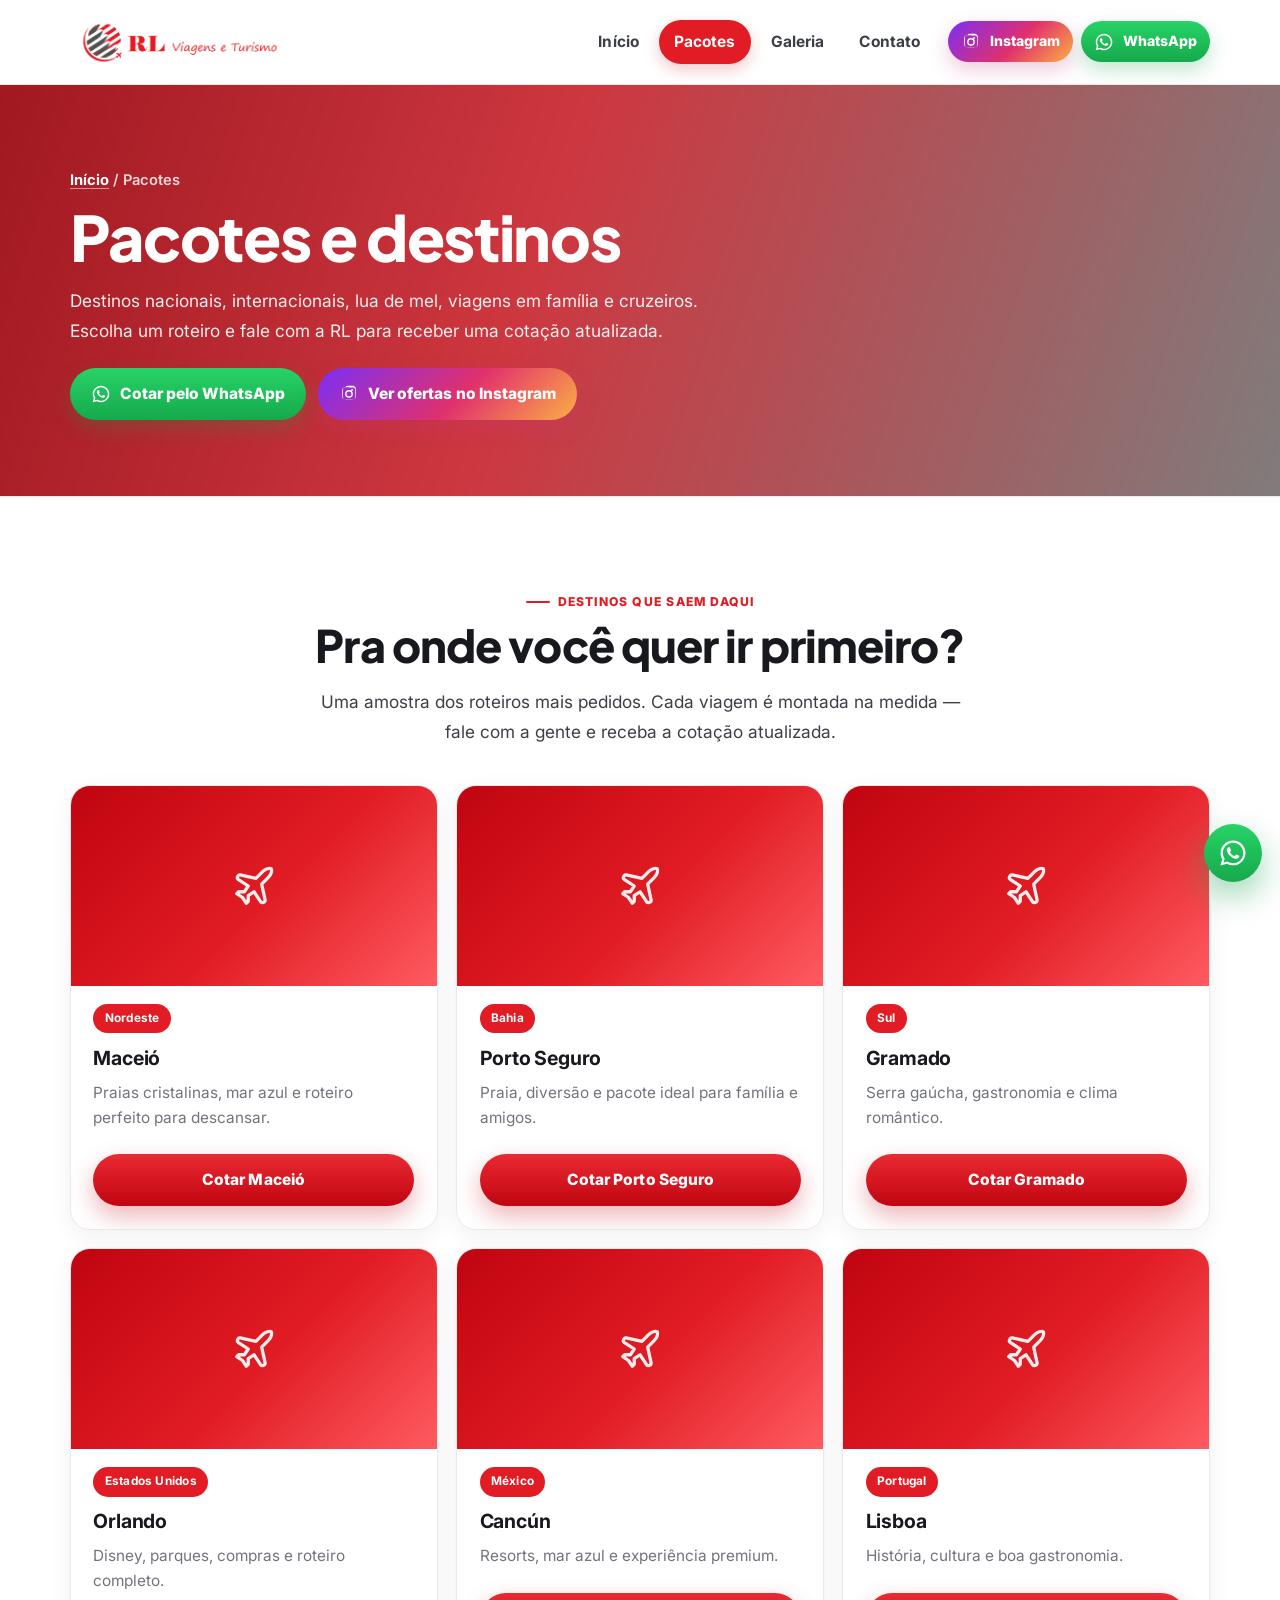
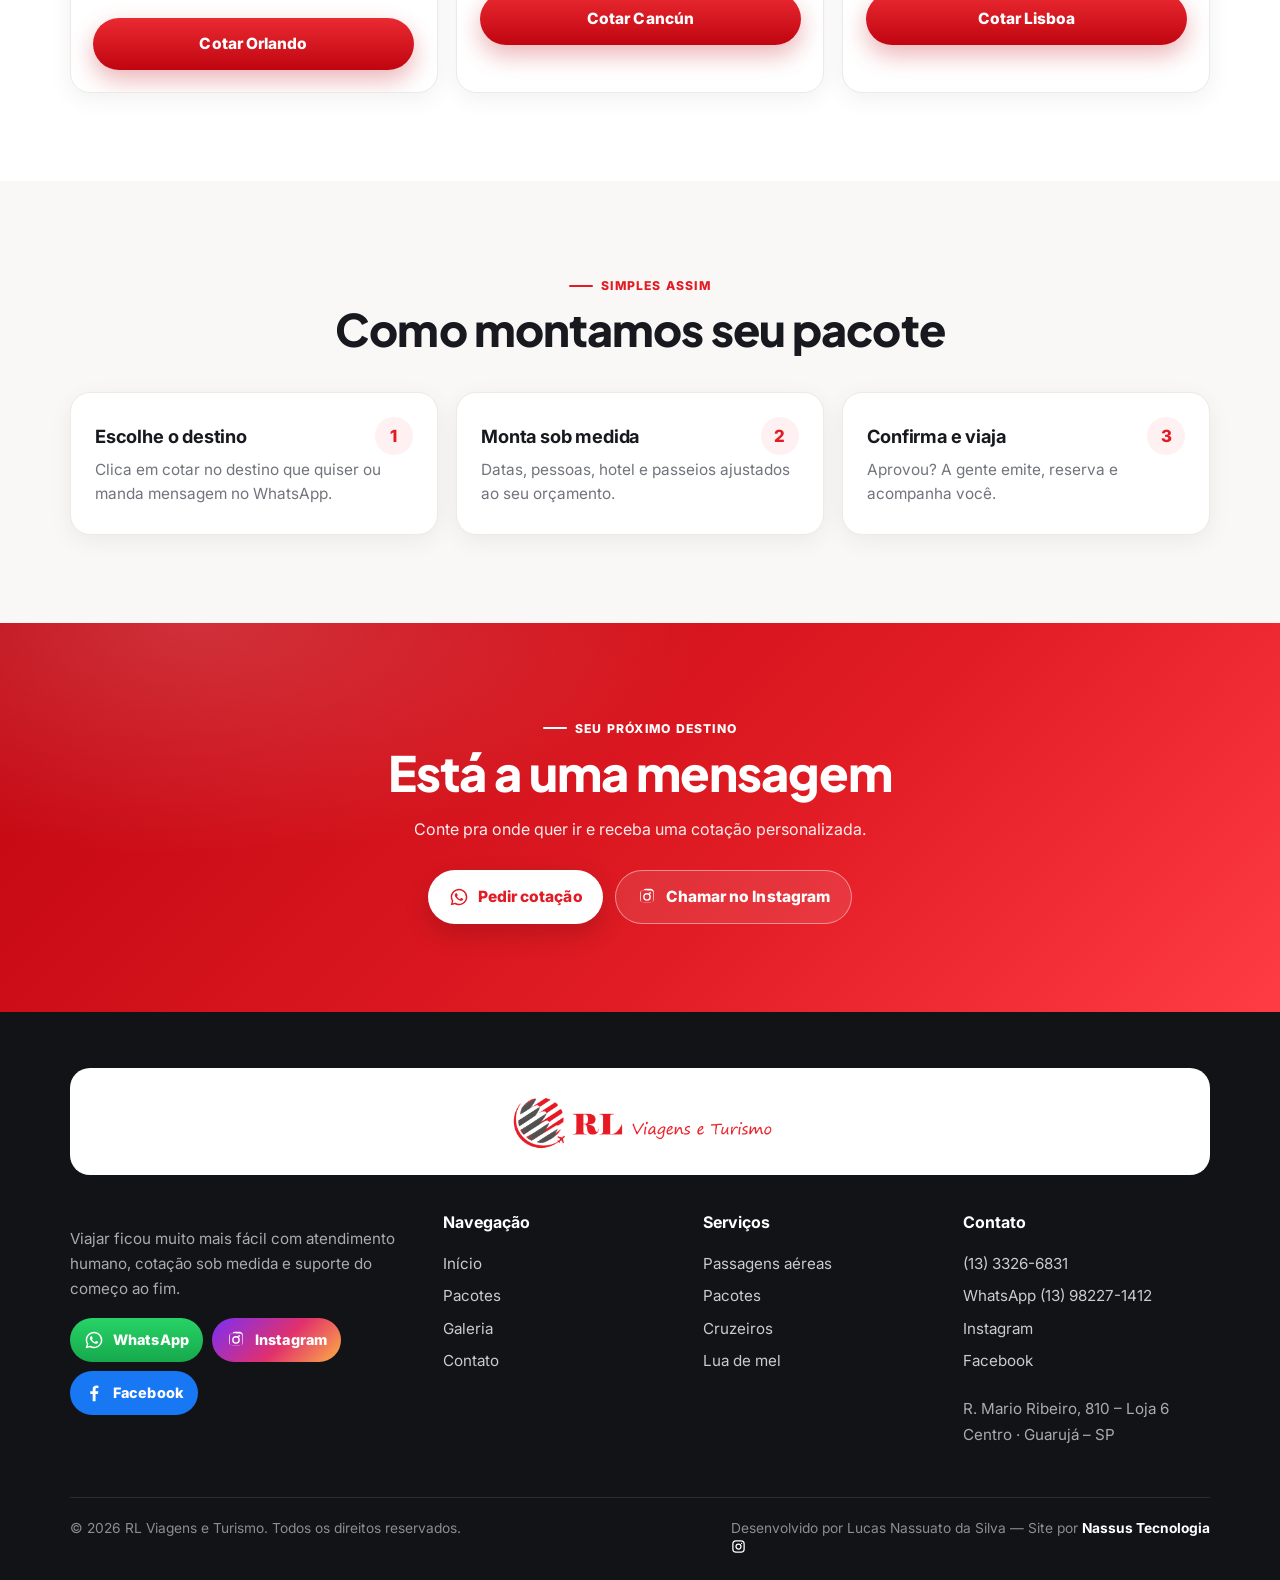
<file: pacotes.html>
<!DOCTYPE html><html lang="pt-BR"><head><meta charset="UTF-8"><meta name="viewport" content="width=device-width,initial-scale=1,viewport-fit=cover"><title>Pacotes e Destinos | RL Viagens e Turismo</title><meta name="description" content="Pacotes de viagem nacionais e internacionais saindo de Guarujá. Peça sua cotação grátis."><meta name="robots" content="index,follow"><meta name="theme-color" content="#E11C24"><meta property="og:type" content="website"><meta property="og:locale" content="pt_BR"><meta property="og:site_name" content="RL Viagens e Turismo"><meta property="og:title" content="Pacotes e Destinos | RL Viagens e Turismo"><meta property="og:description" content="Pacotes de viagem nacionais e internacionais saindo de Guarujá. Peça sua cotação grátis."><meta property="og:image" content="assets/og-image.jpg"><link rel="icon" type="image/png" href="assets/favicon.png"><link rel="manifest" href="manifest.webmanifest"><link rel="preconnect" href="https://fonts.googleapis.com"><link rel="preconnect" href="https://fonts.gstatic.com" crossorigin><link href="https://fonts.googleapis.com/css2?family=Inter:wght@400;500;600;700;800;900&family=Plus+Jakarta+Sans:wght@700;800&display=swap" rel="stylesheet"><link rel="stylesheet" href="styles.css"></head><body><header class="site-header"><div class="wrap nav"><a href="index.html" class="brand-full" aria-label="RL Viagens e Turismo"><img src="assets/logo-horizontal.png" alt="RL Viagens e Turismo"></a><nav class="nav-links" id="navlinks"><a class="link " href="index.html">Início</a><a class="link active" href="pacotes.html">Pacotes</a><a class="link " href="galeria.html">Galeria</a><a class="link " href="contato.html">Contato</a><div class="nav-cta"><a class="nav-social nav-instagram" href="https://www.instagram.com/rlturismoguaruja/" target="_blank" rel="noopener"><span class="btn-icon"><svg viewBox="0 0 32 32" aria-hidden="true"><path fill="currentColor" d="M16 2.9c3.56 0 4 .02 5.41.08 1.31.06 2.02.28 2.49.46.63.25 1.08.54 1.55 1.01.47.47.76.92 1.01 1.55.18.47.4 1.18.46 2.49.06 1.41.08 1.85.08 5.41s-.02 4-.08 5.41c-.06 1.31-.28 2.02-.46 2.49a4.2 4.2 0 0 1-2.56 2.56c-.47.18-1.18.4-2.49.46-1.41.06-1.85.08-5.41.08s-4-.02-5.41-.08c-1.31-.06-2.02-.28-2.49-.46a4.2 4.2 0 0 1-2.56-2.56c-.18-.47-.4-1.18-.46-2.49C5.02 19.9 5 19.46 5 15.9s.02-4 .08-5.41c.06-1.31.28-2.02.46-2.49.25-.63.54-1.08 1.01-1.55.47-.47.92-.76 1.55-1.01.47-.18 1.18-.4 2.49-.46C12 2.92 12.44 2.9 16 2.9Zm0 2.35c-3.5 0-3.91.01-5.28.08-1.26.06-1.94.27-2.39.44a2.8 2.8 0 0 0-1.62 1.62c-.17.45-.38 1.13-.44 2.39-.07 1.37-.08 1.78-.08 5.28s.01 3.91.08 5.28c.06 1.26.27 1.94.44 2.39.17.46.38.79.72 1.13.34.34.67.55 1.13.72.45.17 1.13.38 2.39.44 1.37.07 1.78.08 5.28.08s3.91-.01 5.28-.08c1.26-.06 1.94-.27 2.39-.44a2.8 2.8 0 0 0 1.62-1.62c.17-.45.38-1.13.44-2.39.07-1.37.08-1.78.08-5.28s-.01-3.91-.08-5.28c-.06-1.26-.27-1.94-.44-2.39a2.8 2.8 0 0 0-1.62-1.62c-.45-.17-1.13-.38-2.39-.44-1.37-.07-1.78-.08-5.28-.08Zm0 4.53a6.12 6.12 0 1 1 0 12.24 6.12 6.12 0 0 1 0-12.24Zm0 10.1a3.98 3.98 0 1 0 0-7.96 3.98 3.98 0 0 0 0 7.96Zm6.38-10.38a1.43 1.43 0 1 1-2.86 0 1.43 1.43 0 0 1 2.86 0Z"/></svg></span><span>Instagram</span></a><a class="nav-social nav-whatsapp" data-wa="Olá! Vim pelo site da RL Viagens ✈️"><span class="btn-icon"><svg viewBox="0 0 32 32" aria-hidden="true"><path fill="currentColor" d="M16.04 2.7C8.72 2.7 2.76 8.64 2.76 15.94c0 2.34.62 4.62 1.8 6.63L2.64 29.3l6.9-1.82a13.2 13.2 0 0 0 6.5 1.66h.01c7.31 0 13.27-5.94 13.27-13.24S23.36 2.7 16.04 2.7Zm0 24.1h-.01a10.95 10.95 0 0 1-5.57-1.52l-.4-.24-4.09 1.08 1.1-3.98-.26-.41a10.85 10.85 0 0 1-1.69-5.8c0-6 4.9-10.89 10.92-10.89 2.91 0 5.65 1.13 7.71 3.19a10.8 10.8 0 0 1 3.2 7.69c0 6-4.9 10.88-10.91 10.88Zm5.98-8.15c-.33-.17-1.95-.96-2.25-1.07-.3-.11-.52-.17-.74.17-.22.33-.85 1.07-1.04 1.29-.19.22-.38.25-.7.08-.33-.16-1.38-.5-2.63-1.6-.97-.86-1.63-1.93-1.82-2.26-.19-.33-.02-.51.14-.67.15-.15.33-.38.5-.57.16-.19.22-.33.33-.55.11-.22.05-.41-.03-.57-.08-.16-.74-1.78-1.01-2.43-.27-.64-.54-.55-.74-.56h-.63c-.22 0-.57.08-.87.41-.3.33-1.14 1.11-1.14 2.71 0 1.6 1.17 3.15 1.34 3.37.16.22 2.3 3.5 5.57 4.91.78.34 1.39.54 1.87.69.79.25 1.5.21 2.06.13.63-.09 1.95-.8 2.23-1.57.27-.77.27-1.43.19-1.57-.08-.14-.3-.22-.63-.38Z"/></svg></span><span>WhatsApp</span></a></div></nav><button class="menu-btn" id="menuBtn" aria-label="Abrir menu">☰</button></div></header>
<section class="page-hero"><div class="wrap"><div class="crumb"><a href="index.html">Início</a> / Pacotes</div><h1>Pacotes e destinos</h1><p>Destinos nacionais, internacionais, lua de mel, viagens em família e cruzeiros. Escolha um roteiro e fale com a RL para receber uma cotação atualizada.</p><div class="hero-cta"><a class="btn-whatsapp" data-wa="Olá! Quero uma cotação de pacote de viagem ✈️"><span class="btn-icon"><svg viewBox="0 0 32 32" aria-hidden="true"><path fill="currentColor" d="M16.04 2.7C8.72 2.7 2.76 8.64 2.76 15.94c0 2.34.62 4.62 1.8 6.63L2.64 29.3l6.9-1.82a13.2 13.2 0 0 0 6.5 1.66h.01c7.31 0 13.27-5.94 13.27-13.24S23.36 2.7 16.04 2.7Zm0 24.1h-.01a10.95 10.95 0 0 1-5.57-1.52l-.4-.24-4.09 1.08 1.1-3.98-.26-.41a10.85 10.85 0 0 1-1.69-5.8c0-6 4.9-10.89 10.92-10.89 2.91 0 5.65 1.13 7.71 3.19a10.8 10.8 0 0 1 3.2 7.69c0 6-4.9 10.88-10.91 10.88Zm5.98-8.15c-.33-.17-1.95-.96-2.25-1.07-.3-.11-.52-.17-.74.17-.22.33-.85 1.07-1.04 1.29-.19.22-.38.25-.7.08-.33-.16-1.38-.5-2.63-1.6-.97-.86-1.63-1.93-1.82-2.26-.19-.33-.02-.51.14-.67.15-.15.33-.38.5-.57.16-.19.22-.33.33-.55.11-.22.05-.41-.03-.57-.08-.16-.74-1.78-1.01-2.43-.27-.64-.54-.55-.74-.56h-.63c-.22 0-.57.08-.87.41-.3.33-1.14 1.11-1.14 2.71 0 1.6 1.17 3.15 1.34 3.37.16.22 2.3 3.5 5.57 4.91.78.34 1.39.54 1.87.69.79.25 1.5.21 2.06.13.63-.09 1.95-.8 2.23-1.57.27-.77.27-1.43.19-1.57-.08-.14-.3-.22-.63-.38Z"/></svg></span><span>Cotar pelo WhatsApp</span></a> <a class="btn-instagram" href="https://www.instagram.com/rlturismoguaruja/" target="_blank" rel="noopener"><span class="btn-icon"><svg viewBox="0 0 32 32" aria-hidden="true"><path fill="currentColor" d="M16 2.9c3.56 0 4 .02 5.41.08 1.31.06 2.02.28 2.49.46.63.25 1.08.54 1.55 1.01.47.47.76.92 1.01 1.55.18.47.4 1.18.46 2.49.06 1.41.08 1.85.08 5.41s-.02 4-.08 5.41c-.06 1.31-.28 2.02-.46 2.49a4.2 4.2 0 0 1-2.56 2.56c-.47.18-1.18.4-2.49.46-1.41.06-1.85.08-5.41.08s-4-.02-5.41-.08c-1.31-.06-2.02-.28-2.49-.46a4.2 4.2 0 0 1-2.56-2.56c-.18-.47-.4-1.18-.46-2.49C5.02 19.9 5 19.46 5 15.9s.02-4 .08-5.41c.06-1.31.28-2.02.46-2.49.25-.63.54-1.08 1.01-1.55.47-.47.92-.76 1.55-1.01.47-.18 1.18-.4 2.49-.46C12 2.92 12.44 2.9 16 2.9Zm0 2.35c-3.5 0-3.91.01-5.28.08-1.26.06-1.94.27-2.39.44a2.8 2.8 0 0 0-1.62 1.62c-.17.45-.38 1.13-.44 2.39-.07 1.37-.08 1.78-.08 5.28s.01 3.91.08 5.28c.06 1.26.27 1.94.44 2.39.17.46.38.79.72 1.13.34.34.67.55 1.13.72.45.17 1.13.38 2.39.44 1.37.07 1.78.08 5.28.08s3.91-.01 5.28-.08c1.26-.06 1.94-.27 2.39-.44a2.8 2.8 0 0 0 1.62-1.62c.17-.45.38-1.13.44-2.39.07-1.37.08-1.78.08-5.28s-.01-3.91-.08-5.28c-.06-1.26-.27-1.94-.44-2.39a2.8 2.8 0 0 0-1.62-1.62c-.45-.17-1.13-.38-2.39-.44-1.37-.07-1.78-.08-5.28-.08Zm0 4.53a6.12 6.12 0 1 1 0 12.24 6.12 6.12 0 0 1 0-12.24Zm0 10.1a3.98 3.98 0 1 0 0-7.96 3.98 3.98 0 0 0 0 7.96Zm6.38-10.38a1.43 1.43 0 1 1-2.86 0 1.43 1.43 0 0 1 2.86 0Z"/></svg></span><span>Ver ofertas no Instagram</span></a></div></div></section>
<section><div class="wrap"><div class="sec-head center"><span class="eyebrow">Destinos que saem daqui</span><h2>Pra onde você quer ir primeiro?</h2><p>Uma amostra dos roteiros mais pedidos. Cada viagem é montada na medida — fale com a gente e receba a cotação atualizada.</p></div><div class="pkg-grid" id="pkgGrid" data-full="1"></div></div></section>
<section class="soft"><div class="wrap"><div class="sec-head center"><span class="eyebrow">Simples assim</span><h2>Como montamos seu pacote</h2></div><div class="steps"><div class="step"><h3>Escolhe o destino</h3><p>Clica em cotar no destino que quiser ou manda mensagem no WhatsApp.</p></div><div class="step"><h3>Monta sob medida</h3><p>Datas, pessoas, hotel e passeios ajustados ao seu orçamento.</p></div><div class="step"><h3>Confirma e viaja</h3><p>Aprovou? A gente emite, reserva e acompanha você.</p></div></div></div></section>
<section class="cta-band"><div class="wrap"><span class="eyebrow on-red">Seu próximo destino</span><h2>Está a uma mensagem</h2><p>Conte pra onde quer ir e receba uma cotação personalizada.</p><div class="cta-row"><a class="btn-white cta-inline" data-wa="Olá! Quero uma cotação de pacote de viagem ✈️"><span class="btn-icon"><svg viewBox="0 0 32 32" aria-hidden="true"><path fill="currentColor" d="M16.04 2.7C8.72 2.7 2.76 8.64 2.76 15.94c0 2.34.62 4.62 1.8 6.63L2.64 29.3l6.9-1.82a13.2 13.2 0 0 0 6.5 1.66h.01c7.31 0 13.27-5.94 13.27-13.24S23.36 2.7 16.04 2.7Zm0 24.1h-.01a10.95 10.95 0 0 1-5.57-1.52l-.4-.24-4.09 1.08 1.1-3.98-.26-.41a10.85 10.85 0 0 1-1.69-5.8c0-6 4.9-10.89 10.92-10.89 2.91 0 5.65 1.13 7.71 3.19a10.8 10.8 0 0 1 3.2 7.69c0 6-4.9 10.88-10.91 10.88Zm5.98-8.15c-.33-.17-1.95-.96-2.25-1.07-.3-.11-.52-.17-.74.17-.22.33-.85 1.07-1.04 1.29-.19.22-.38.25-.7.08-.33-.16-1.38-.5-2.63-1.6-.97-.86-1.63-1.93-1.82-2.26-.19-.33-.02-.51.14-.67.15-.15.33-.38.5-.57.16-.19.22-.33.33-.55.11-.22.05-.41-.03-.57-.08-.16-.74-1.78-1.01-2.43-.27-.64-.54-.55-.74-.56h-.63c-.22 0-.57.08-.87.41-.3.33-1.14 1.11-1.14 2.71 0 1.6 1.17 3.15 1.34 3.37.16.22 2.3 3.5 5.57 4.91.78.34 1.39.54 1.87.69.79.25 1.5.21 2.06.13.63-.09 1.95-.8 2.23-1.57.27-.77.27-1.43.19-1.57-.08-.14-.3-.22-.63-.38Z"/></svg></span><span>Pedir cotação</span></a> <a class="btn-ghost-white cta-inline" href="https://www.instagram.com/rlturismoguaruja/" target="_blank" rel="noopener"><span class="btn-icon"><svg viewBox="0 0 32 32" aria-hidden="true"><path fill="currentColor" d="M16 2.9c3.56 0 4 .02 5.41.08 1.31.06 2.02.28 2.49.46.63.25 1.08.54 1.55 1.01.47.47.76.92 1.01 1.55.18.47.4 1.18.46 2.49.06 1.41.08 1.85.08 5.41s-.02 4-.08 5.41c-.06 1.31-.28 2.02-.46 2.49a4.2 4.2 0 0 1-2.56 2.56c-.47.18-1.18.4-2.49.46-1.41.06-1.85.08-5.41.08s-4-.02-5.41-.08c-1.31-.06-2.02-.28-2.49-.46a4.2 4.2 0 0 1-2.56-2.56c-.18-.47-.4-1.18-.46-2.49C5.02 19.9 5 19.46 5 15.9s.02-4 .08-5.41c.06-1.31.28-2.02.46-2.49.25-.63.54-1.08 1.01-1.55.47-.47.92-.76 1.55-1.01.47-.18 1.18-.4 2.49-.46C12 2.92 12.44 2.9 16 2.9Zm0 2.35c-3.5 0-3.91.01-5.28.08-1.26.06-1.94.27-2.39.44a2.8 2.8 0 0 0-1.62 1.62c-.17.45-.38 1.13-.44 2.39-.07 1.37-.08 1.78-.08 5.28s.01 3.91.08 5.28c.06 1.26.27 1.94.44 2.39.17.46.38.79.72 1.13.34.34.67.55 1.13.72.45.17 1.13.38 2.39.44 1.37.07 1.78.08 5.28.08s3.91-.01 5.28-.08c1.26-.06 1.94-.27 2.39-.44a2.8 2.8 0 0 0 1.62-1.62c.17-.45.38-1.13.44-2.39.07-1.37.08-1.78.08-5.28s-.01-3.91-.08-5.28c-.06-1.26-.27-1.94-.44-2.39a2.8 2.8 0 0 0-1.62-1.62c-.45-.17-1.13-.38-2.39-.44-1.37-.07-1.78-.08-5.28-.08Zm0 4.53a6.12 6.12 0 1 1 0 12.24 6.12 6.12 0 0 1 0-12.24Zm0 10.1a3.98 3.98 0 1 0 0-7.96 3.98 3.98 0 0 0 0 7.96Zm6.38-10.38a1.43 1.43 0 1 1-2.86 0 1.43 1.43 0 0 1 2.86 0Z"/></svg></span><span>Chamar no Instagram</span></a></div></div></section>
<footer><div class="wrap"><div class="footer-logo-top"><img src="assets/logo-horizontal.png" alt="RL Viagens e Turismo"></div><div class="foot-grid"><div class="foot-brand"><p>Viajar ficou muito mais fácil com atendimento humano, cotação sob medida e suporte do começo ao fim.</p><div class="foot-social"><a class="social-pill wa" data-wa="Olá! Quero falar com a RL Viagens ✈️"><span class="btn-icon"><svg viewBox="0 0 32 32" aria-hidden="true"><path fill="currentColor" d="M16.04 2.7C8.72 2.7 2.76 8.64 2.76 15.94c0 2.34.62 4.62 1.8 6.63L2.64 29.3l6.9-1.82a13.2 13.2 0 0 0 6.5 1.66h.01c7.31 0 13.27-5.94 13.27-13.24S23.36 2.7 16.04 2.7Zm0 24.1h-.01a10.95 10.95 0 0 1-5.57-1.52l-.4-.24-4.09 1.08 1.1-3.98-.26-.41a10.85 10.85 0 0 1-1.69-5.8c0-6 4.9-10.89 10.92-10.89 2.91 0 5.65 1.13 7.71 3.19a10.8 10.8 0 0 1 3.2 7.69c0 6-4.9 10.88-10.91 10.88Zm5.98-8.15c-.33-.17-1.95-.96-2.25-1.07-.3-.11-.52-.17-.74.17-.22.33-.85 1.07-1.04 1.29-.19.22-.38.25-.7.08-.33-.16-1.38-.5-2.63-1.6-.97-.86-1.63-1.93-1.82-2.26-.19-.33-.02-.51.14-.67.15-.15.33-.38.5-.57.16-.19.22-.33.33-.55.11-.22.05-.41-.03-.57-.08-.16-.74-1.78-1.01-2.43-.27-.64-.54-.55-.74-.56h-.63c-.22 0-.57.08-.87.41-.3.33-1.14 1.11-1.14 2.71 0 1.6 1.17 3.15 1.34 3.37.16.22 2.3 3.5 5.57 4.91.78.34 1.39.54 1.87.69.79.25 1.5.21 2.06.13.63-.09 1.95-.8 2.23-1.57.27-.77.27-1.43.19-1.57-.08-.14-.3-.22-.63-.38Z"/></svg></span><span>WhatsApp</span></a><a class="social-pill ig" href="https://www.instagram.com/rlturismoguaruja/" target="_blank" rel="noopener"><span class="btn-icon"><svg viewBox="0 0 32 32" aria-hidden="true"><path fill="currentColor" d="M16 2.9c3.56 0 4 .02 5.41.08 1.31.06 2.02.28 2.49.46.63.25 1.08.54 1.55 1.01.47.47.76.92 1.01 1.55.18.47.4 1.18.46 2.49.06 1.41.08 1.85.08 5.41s-.02 4-.08 5.41c-.06 1.31-.28 2.02-.46 2.49a4.2 4.2 0 0 1-2.56 2.56c-.47.18-1.18.4-2.49.46-1.41.06-1.85.08-5.41.08s-4-.02-5.41-.08c-1.31-.06-2.02-.28-2.49-.46a4.2 4.2 0 0 1-2.56-2.56c-.18-.47-.4-1.18-.46-2.49C5.02 19.9 5 19.46 5 15.9s.02-4 .08-5.41c.06-1.31.28-2.02.46-2.49.25-.63.54-1.08 1.01-1.55.47-.47.92-.76 1.55-1.01.47-.18 1.18-.4 2.49-.46C12 2.92 12.44 2.9 16 2.9Zm0 2.35c-3.5 0-3.91.01-5.28.08-1.26.06-1.94.27-2.39.44a2.8 2.8 0 0 0-1.62 1.62c-.17.45-.38 1.13-.44 2.39-.07 1.37-.08 1.78-.08 5.28s.01 3.91.08 5.28c.06 1.26.27 1.94.44 2.39.17.46.38.79.72 1.13.34.34.67.55 1.13.72.45.17 1.13.38 2.39.44 1.37.07 1.78.08 5.28.08s3.91-.01 5.28-.08c1.26-.06 1.94-.27 2.39-.44a2.8 2.8 0 0 0 1.62-1.62c.17-.45.38-1.13.44-2.39.07-1.37.08-1.78.08-5.28s-.01-3.91-.08-5.28c-.06-1.26-.27-1.94-.44-2.39a2.8 2.8 0 0 0-1.62-1.62c-.45-.17-1.13-.38-2.39-.44-1.37-.07-1.78-.08-5.28-.08Zm0 4.53a6.12 6.12 0 1 1 0 12.24 6.12 6.12 0 0 1 0-12.24Zm0 10.1a3.98 3.98 0 1 0 0-7.96 3.98 3.98 0 0 0 0 7.96Zm6.38-10.38a1.43 1.43 0 1 1-2.86 0 1.43 1.43 0 0 1 2.86 0Z"/></svg></span><span>Instagram</span></a><a class="social-pill fb" href="https://www.facebook.com/rlviagemeturismo" target="_blank" rel="noopener"><span class="btn-icon"><svg viewBox="0 0 32 32" aria-hidden="true"><path fill="currentColor" d="M18.5 29V17.6h3.82l.57-4.44H18.5v-2.83c0-1.29.36-2.16 2.2-2.16h2.35V4.2A31.5 31.5 0 0 0 19.62 4c-3.39 0-5.71 2.07-5.71 5.87v3.29h-3.83v4.44h3.83V29h4.59Z"/></svg></span><span>Facebook</span></a></div></div><div class="foot-col"><h4>Navegação</h4><a href="index.html">Início</a><a href="pacotes.html">Pacotes</a><a href="galeria.html">Galeria</a><a href="contato.html">Contato</a></div><div class="foot-col"><h4>Serviços</h4><a href="pacotes.html">Passagens aéreas</a><a href="pacotes.html">Pacotes</a><a href="pacotes.html">Cruzeiros</a><a href="pacotes.html">Lua de mel</a></div><div class="foot-col"><h4>Contato</h4><a data-tel>(13) 3326-6831</a><a data-wa="Olá! Quero falar com a RL Viagens ✈️">WhatsApp (13) 98227-1412</a><a href="https://www.instagram.com/rlturismoguaruja/" target="_blank" rel="noopener">Instagram</a><a href="https://www.facebook.com/rlviagemeturismo" target="_blank" rel="noopener">Facebook</a><p>R. Mario Ribeiro, 810 – Loja 6<br>Centro · Guarujá – SP</p></div></div><div class="foot-bottom"><span>© <span id="yr"></span> RL Viagens e Turismo. Todos os direitos reservados.</span><span>Desenvolvido por Lucas Nassuato da Silva — Site por <a href="https://nassusinfo.netlify.app" target="_blank" rel="noopener">Nassus Tecnologia</a> <a class="cred-ig" href="https://www.instagram.com/nassusinfo/" target="_blank" rel="noopener" aria-label="Instagram da Nassus Tecnologia"><svg viewBox="0 0 24 24" width="15" height="15" fill="none" stroke="currentColor" stroke-width="2" stroke-linecap="round" stroke-linejoin="round" style="vertical-align:-2px"><rect x="3" y="3" width="18" height="18" rx="5"/><circle cx="12" cy="12" r="4"/><circle cx="17" cy="7" r="1" fill="currentColor" stroke="none"/></svg></a></span></div></div></footer><a class="wa-float" data-wa="Olá! Quero planejar uma viagem com a RL ✈️" aria-label="Falar no WhatsApp"><svg viewBox="0 0 32 32" aria-hidden="true"><path fill="currentColor" d="M16.04 2.7C8.72 2.7 2.76 8.64 2.76 15.94c0 2.34.62 4.62 1.8 6.63L2.64 29.3l6.9-1.82a13.2 13.2 0 0 0 6.5 1.66h.01c7.31 0 13.27-5.94 13.27-13.24S23.36 2.7 16.04 2.7Zm0 24.1h-.01a10.95 10.95 0 0 1-5.57-1.52l-.4-.24-4.09 1.08 1.1-3.98-.26-.41a10.85 10.85 0 0 1-1.69-5.8c0-6 4.9-10.89 10.92-10.89 2.91 0 5.65 1.13 7.71 3.19a10.8 10.8 0 0 1 3.2 7.69c0 6-4.9 10.88-10.91 10.88Zm5.98-8.15c-.33-.17-1.95-.96-2.25-1.07-.3-.11-.52-.17-.74.17-.22.33-.85 1.07-1.04 1.29-.19.22-.38.25-.7.08-.33-.16-1.38-.5-2.63-1.6-.97-.86-1.63-1.93-1.82-2.26-.19-.33-.02-.51.14-.67.15-.15.33-.38.5-.57.16-.19.22-.33.33-.55.11-.22.05-.41-.03-.57-.08-.16-.74-1.78-1.01-2.43-.27-.64-.54-.55-.74-.56h-.63c-.22 0-.57.08-.87.41-.3.33-1.14 1.11-1.14 2.71 0 1.6 1.17 3.15 1.34 3.37.16.22 2.3 3.5 5.57 4.91.78.34 1.39.54 1.87.69.79.25 1.5.21 2.06.13.63-.09 1.95-.8 2.23-1.57.27-.77.27-1.43.19-1.57-.08-.14-.3-.22-.63-.38Z"/></svg></a><script src="main.js"></script></body></html>
</file>
<file: styles.css>
/* ===== RL Viagens e Turismo — visual refinado (mesmas classes, nada quebra) ===== */
:root{
  --red:#E11C24; --red-deep:#C00510; --red-dark:#9A0710;
  --red-tint:#FFF1F1; --red-tint2:#FFE2E3; --red-line:#FFD2D4;
  --ink:#17191F; --body:#3D3F46; --muted:#71747C;
  --bg:#FFFFFF; --soft:#FAF8F6; --line:#ECEAE6;
  --wa:#1FB155; --shadow:0 6px 24px rgba(20,16,16,.06);
  --shadow-lg:0 18px 48px rgba(20,16,16,.10);
}
*{box-sizing:border-box}
html{scroll-behavior:smooth}
body{margin:0;font-family:Inter,Arial,sans-serif;color:var(--body);background:var(--bg);-webkit-font-smoothing:antialiased;line-height:1.6}
a{text-decoration:none;color:inherit;cursor:pointer}
img,svg{max-width:100%;display:block}
.wrap{width:min(1140px,92%);margin:auto}
.center{text-align:center}

/* ---------- header ---------- */
.site-header{position:sticky;top:0;background:rgba(255,255,255,.82);backdrop-filter:saturate(180%) blur(16px);z-index:50;border-bottom:1px solid var(--line)}
.nav{height:84px;display:flex;align-items:center;justify-content:space-between;gap:1.2rem}
.brand-full{display:flex;align-items:center;min-width:200px}
.brand-full img{height:54px;width:auto;object-fit:contain}
.nav-links{display:flex;align-items:center;gap:.3rem}
.link{padding:.62rem .95rem;border-radius:999px;font-weight:700;color:var(--body);font-size:.97rem;letter-spacing:.005em;transition:.18s}
.link:hover{background:var(--red-tint);color:var(--red)}
.link.active{background:var(--red);color:#fff;box-shadow:0 6px 16px rgba(193,5,16,.22)}
.nav-cta{display:flex;gap:.5rem;margin-left:.5rem}
.menu-btn{display:none;background:#fff;border:1px solid var(--line);border-radius:14px;padding:.5rem .72rem;color:#222;font-size:1.25rem;cursor:pointer}

/* ---------- buttons ---------- */
.btn-icon{width:20px;height:20px;display:inline-grid;place-items:center;flex:0 0 20px}
.btn-icon svg,.wa-float svg{width:100%;height:100%}
.btn-whatsapp,.btn-instagram,.btn-red,.btn-line,.btn-white,.btn-ghost-white,.nav-social,.social-pill,.brand-btn{
  display:inline-flex;align-items:center;justify-content:center;gap:.55rem;border-radius:999px;
  padding:.85rem 1.3rem;font-weight:800;font-size:.97rem;letter-spacing:.005em;border:0;
  transition:transform .18s cubic-bezier(.2,.7,.3,1),box-shadow .18s;will-change:transform}
.btn-whatsapp,.nav-whatsapp{background:linear-gradient(180deg,#27D367,#16A94C);color:#fff;box-shadow:0 8px 20px rgba(20,160,75,.26)}
.btn-instagram,.nav-instagram{background:linear-gradient(135deg,#7B2FF7,#E1306C 55%,#FCAF45);color:#fff;box-shadow:0 8px 20px rgba(193,53,132,.26)}
.btn-red{background:linear-gradient(180deg,#EA2A32,#C00510);color:#fff;box-shadow:0 10px 24px rgba(193,5,16,.30)}
.btn-line{background:#fff;color:#222;border:1px solid var(--line);box-shadow:none}
.btn-line.red{border-color:var(--red-line);color:var(--red);background:#fff}
.btn-line.red:hover{background:var(--red-tint)}
.btn-white{background:#fff;color:var(--red);box-shadow:0 10px 26px rgba(0,0,0,.16)}
.btn-ghost-white{background:rgba(255,255,255,.10);color:#fff;border:1px solid rgba(255,255,255,.45);box-shadow:none}
.btn-ghost-white:hover{background:rgba(255,255,255,.18)}
.nav-social{padding:.58rem .8rem;font-size:.88rem}
.btn-whatsapp:hover,.btn-instagram:hover,.btn-red:hover,.btn-line:hover,.btn-white:hover,.btn-ghost-white:hover,.nav-social:hover,.social-pill:hover,.brand-btn:hover{transform:translateY(-2px)}
.btn-whatsapp:hover,.btn-red:hover{box-shadow:0 14px 30px rgba(193,5,16,.34)}

/* ---------- hero (home) ---------- */
.hero{position:relative;overflow:hidden;padding:104px 0 92px;
  background:
    linear-gradient(108deg,rgba(154,7,16,.93) 0%,rgba(193,5,16,.82) 40%,rgba(24,16,16,.55) 100%),
    url('https://images.unsplash.com/photo-1507525428034-b723cf961d3e?auto=format&fit=crop&w=2000&q=80') center 35%/cover}
.hero:after{content:'';position:absolute;inset:0;background:radial-gradient(120% 90% at 80% 0%,transparent 55%,rgba(20,12,12,.35));pointer-events:none}
.hero-grid{position:relative;z-index:2;display:grid;grid-template-columns:1.08fr .92fr;gap:3.2rem;align-items:center}
.eyebrow{display:inline-flex;align-items:center;gap:.5rem;font-weight:800;color:var(--red);text-transform:uppercase;letter-spacing:.10em;font-size:.76rem}
.eyebrow:before{content:'';width:24px;height:2px;border-radius:99px;background:var(--red)}
.hero .eyebrow{color:#fff}
.hero .eyebrow:before{background:#fff}
.hero h1,.page-hero h1{font-family:'Plus Jakarta Sans',Inter,sans-serif;font-weight:800;font-size:clamp(2.4rem,4.9vw,4.5rem);line-height:1.04;letter-spacing:-.022em;margin:.7rem 0 1rem;color:var(--ink);text-wrap:balance}
.hero h1{color:#fff}
.hl{color:var(--red)}
.hero .hl{color:#fff;box-shadow:inset 0 -.16em 0 rgba(255,255,255,.28)}
.lead,.page-hero p,.sec-head p{font-size:1.08rem;line-height:1.72;color:var(--body);max-width:60ch}
.hero .lead{color:rgba(255,255,255,.92)}
.hero-cta,.cta-row{display:flex;gap:.75rem;flex-wrap:wrap;margin-top:1.7rem}
.hero-stats{display:grid;grid-template-columns:repeat(3,1fr);gap:.7rem;margin-top:1.9rem;max-width:520px}
.hero .s{background:rgba(255,255,255,.12);border:1px solid rgba(255,255,255,.24);backdrop-filter:blur(6px);box-shadow:none}
.hero .s b{color:#fff}
.hero .s span{color:rgba(255,255,255,.82)}
.s{background:#fff;border:1px solid var(--line);border-radius:16px;padding:.95rem 1rem;box-shadow:var(--shadow)}
.s b{display:block;color:var(--red);font-size:1rem;font-weight:800;letter-spacing:-.01em}
.s span{color:var(--muted);font-size:.82rem}

/* hero card */
.hero-card{background:#fff;border:1px solid var(--line);border-radius:26px;padding:1.9rem;box-shadow:0 30px 70px rgba(120,4,12,.30);position:relative;overflow:hidden}
.float-tag{position:absolute;right:1rem;top:1rem;background:var(--red);color:#fff;font-weight:800;font-size:.82rem;border-radius:999px;padding:.42rem .8rem;box-shadow:0 8px 18px rgba(193,5,16,.30)}
.hc-top img{height:60px;width:auto;margin-bottom:1.5rem}
.hc-route{display:grid;grid-template-columns:1fr 54px 1fr;align-items:center;gap:.8rem;background:linear-gradient(135deg,#FFF6F6,#FFEDED);border:1px solid var(--red-line);border-radius:20px;padding:1.2rem 1.3rem}
.code{font-size:2rem;font-weight:800;color:var(--ink);letter-spacing:-.02em;line-height:1}
.city{color:var(--muted);font-size:.9rem;margin-top:.2rem}
.mid{width:48px;height:48px;border-radius:50%;background:var(--red);color:#fff;display:grid;place-items:center;box-shadow:0 8px 18px rgba(193,5,16,.32)}
.mid svg{width:24px;height:24px}
.hc-list{list-style:none;padding:0;margin:1.5rem 0;display:grid;gap:.7rem}
.hc-list li{color:var(--body);font-weight:500;display:flex;align-items:center;gap:.6rem}
.hc-list li:before{content:'';flex:0 0 22px;width:22px;height:22px;border-radius:50%;background:var(--red-tint);
  background-image:url("data:image/svg+xml,%3Csvg xmlns='http://www.w3.org/2000/svg' width='14' height='14' viewBox='0 0 24 24' fill='none' stroke='%23C00510' stroke-width='3' stroke-linecap='round' stroke-linejoin='round'%3E%3Cpath d='M20 6 9 17l-5-5'/%3E%3C/svg%3E");background-repeat:no-repeat;background-position:center}

/* ---------- trust bar ---------- */
.trust{padding:1.05rem 0;border-bottom:1px solid var(--line);background:#fff}
.row{display:flex;gap:1.6rem;flex-wrap:wrap;justify-content:center}
.t{display:flex;align-items:center;gap:.5rem;font-weight:600;color:var(--body);font-size:.95rem}
.t svg{width:20px;height:20px;color:var(--red);flex:0 0 20px}

/* ---------- sections ---------- */
section{padding:88px 0}
.soft{background:var(--soft)}
.sec-head{margin-bottom:2.4rem;max-width:760px}
.sec-head.center{margin-left:auto;margin-right:auto;text-align:center}
.sec-head.center p{margin-left:auto;margin-right:auto}
.sec-head h2{font-family:'Plus Jakarta Sans',Inter,sans-serif;font-weight:800;font-size:clamp(1.9rem,3.5vw,2.9rem);line-height:1.12;letter-spacing:-.02em;margin:.5rem 0;color:var(--ink);text-wrap:balance}

.svc-grid,.why-grid,.pkg-grid,.test-grid,.steps,.gal-grid,.contact-grid,.gallery-preview{display:grid;gap:1.15rem}
.svc-grid{grid-template-columns:repeat(3,1fr)}
.why-grid{grid-template-columns:repeat(4,1fr)}
.test-grid,.steps,.pkg-grid,.gallery-preview{grid-template-columns:repeat(3,1fr)}
.gal-grid{grid-template-columns:repeat(4,1fr)}
.contact-grid{grid-template-columns:1fr 1fr;align-items:start}

.svc,.why-card,.pkg-card,.quote,.step,.qform,.gal-item,.google-card,.quick-card{
  background:#fff;border:1px solid var(--line);border-radius:20px;padding:1.5rem;box-shadow:var(--shadow)}
.svc,.why-card{transition:transform .2s cubic-bezier(.2,.7,.3,1),box-shadow .2s,border-color .2s}
.svc:hover,.why-card:hover{transform:translateY(-4px);box-shadow:var(--shadow-lg);border-color:var(--red-line)}
.svc .ic,.why-card .ic,.info-list .ic{width:48px;height:48px;border-radius:14px;background:var(--red-tint);color:var(--red);display:grid;place-items:center;margin-bottom:1rem}
.svc .ic svg,.why-card .ic svg,.info-list .ic svg{width:24px;height:24px}
.svc h3,.why-card h3,.pkg-card h3,.step h3{margin:.1rem 0 .4rem;font-size:1.14rem;font-weight:700;color:var(--ink);letter-spacing:-.01em}
.svc p,.why-card p,.pkg-card p,.quote p,.step p{color:var(--muted);line-height:1.62;margin:.2rem 0;font-size:.96rem}

/* steps with number */
.steps{counter-reset:step}
.step{position:relative;padding-top:1.7rem}
.step:before{counter-increment:step;content:counter(step);position:absolute;top:1.5rem;right:1.5rem;
  width:38px;height:38px;border-radius:50%;background:var(--red-tint);color:var(--red);font-weight:800;display:grid;place-items:center;font-size:1.05rem}

/* package cards */
.pkg-card{overflow:hidden;padding:0;transition:transform .2s,box-shadow .2s}
.pkg-card:hover{transform:translateY(-4px);box-shadow:var(--shadow-lg)}
.pkg-img{height:200px;margin:0 0 0;border-radius:0;background:var(--red);overflow:hidden;position:relative}
.pkg-img img{width:100%;height:100%;object-fit:cover;transition:.4s ease}
.pkg-img.fallback{background:linear-gradient(135deg,#C00510,#E11C24 55%,#FF5B61)}
.pkg-img.fallback:after{content:'';position:absolute;inset:0;display:block;opacity:.92;background:no-repeat center/46px url("data:image/svg+xml,%3Csvg xmlns='http://www.w3.org/2000/svg' width='46' height='46' viewBox='0 0 24 24' fill='none' stroke='%23ffffff' stroke-width='1.7' stroke-linecap='round' stroke-linejoin='round'%3E%3Cpath d='M17.8 19.2 16 11l3.5-3.5C21 6 21.5 4 21 3c-1-.5-3 0-4.5 1.5L13 8 4.8 6.2c-.5-.1-.9.1-1.1.5l-.3.5c-.2.5-.1 1 .3 1.3L9 12l-2 3H4l-1 1 3 2 2 3 1-1v-3l3-2 3.5 5.3c.3.4.8.5 1.3.3l.5-.2c.4-.3.6-.7.5-1.2z'/%3E%3C/svg%3E")}
.pkg-card:hover .pkg-img img{transform:scale(1.06)}
.pkg-card h3{margin:0 0 .4rem;padding:0 1.4rem;font-size:1.22rem}
.pkg-card>p{padding:0 1.4rem 1.3rem}
.pkg-card .tag{display:inline-block;background:var(--red);color:#fff;border-radius:999px;padding:.34rem .7rem;font-weight:700;font-size:.74rem;letter-spacing:.02em;margin:1.1rem 1.4rem .6rem}
.pkg-card .btn-red{margin:0 1.4rem 1.4rem;width:calc(100% - 2.8rem)}

/* ---------- team / agentes ---------- */
.team-grid{display:grid;grid-template-columns:1fr 1fr;gap:1.5rem;max-width:860px;margin:0 auto}
.agent-card{background:#fff;border:1px solid var(--line);border-radius:24px;overflow:hidden;box-shadow:var(--shadow);transition:transform .2s cubic-bezier(.2,.7,.3,1),box-shadow .2s;display:flex;flex-direction:column}
.agent-card:hover{transform:translateY(-5px);box-shadow:var(--shadow-lg)}
.agent-photo{height:400px;background:var(--soft);overflow:hidden;position:relative}
.agent-photo img{width:100%;height:100%;object-fit:cover;object-position:center top}
.agent-photo:after{content:'';position:absolute;left:0;right:0;bottom:0;height:38%;background:linear-gradient(180deg,transparent,rgba(16,10,10,.55));pointer-events:none}
.agent-name{position:absolute;left:1.5rem;bottom:1.1rem;z-index:2;color:#fff}
.agent-name b{display:block;font-family:'Plus Jakarta Sans',Inter,sans-serif;font-size:1.5rem;font-weight:800;letter-spacing:-.01em;line-height:1.1}
.agent-name span{display:inline-flex;align-items:center;gap:.4rem;font-size:.8rem;font-weight:700;text-transform:uppercase;letter-spacing:.07em;color:#fff;background:var(--red);padding:.2rem .6rem;border-radius:999px;margin-top:.45rem}
.agent-info{padding:1.4rem 1.6rem 1.6rem;display:flex;flex-direction:column;gap:1.1rem;flex:1}
.agent-info p{color:var(--muted);line-height:1.62;margin:0;flex:1}
.agent-info .btn-whatsapp{width:100%}
.team-caption{max-width:62ch;margin:1.9rem auto 0;text-align:center;color:var(--body);font-size:1.1rem;line-height:1.72}

/* ---------- gallery ---------- */
.gallery-preview img{width:100%;height:300px;object-fit:cover;background:#f2f2f2;border-radius:18px;transition:transform .4s ease}
.gallery-preview img:hover{transform:scale(1.02)}
.photo-grid .gal-item{padding:0;overflow:hidden;position:relative;border-radius:18px;box-shadow:var(--shadow);aspect-ratio:1/1}
.photo-grid .gal-photo{border-radius:18px;height:100%;width:100%;object-fit:cover;transition:transform .5s ease}
.photo-grid .gal-item:hover .gal-photo{transform:scale(1.07)}
.gal-item figcaption{position:absolute;left:0;right:0;bottom:0;padding:1.5rem 1rem .85rem;font-weight:600;font-size:.85rem;color:#fff;
  background:linear-gradient(180deg,transparent,rgba(16,8,8,.78));opacity:0;transform:translateY(8px);transition:.3s}
.photo-grid .gal-item:hover figcaption{opacity:1;transform:none}
.gallery-note{margin-top:2.4rem;background:var(--red-tint);border:1px solid var(--red-line);border-radius:22px;padding:2.2rem;text-align:center}
.gallery-note h3{margin:0 0 .5rem;font-size:1.35rem;color:var(--ink);font-weight:700}
.gallery-note p{margin:0 auto 1.3rem;color:var(--body);max-width:46ch}

/* ---------- cta band ---------- */
.cta-band{position:relative;overflow:hidden;background:linear-gradient(135deg,#C00510,#E11C24 60%,#FF3B43);color:#fff;text-align:center}
.cta-band:before{content:'';position:absolute;inset:0;background:radial-gradient(80% 120% at 15% 0%,rgba(255,255,255,.16),transparent 50%);pointer-events:none}
.cta-band .wrap{position:relative}
.cta-band p{max-width:58ch;margin:auto;color:rgba(255,255,255,.92);line-height:1.7}
.cta-band h2{font-family:'Plus Jakarta Sans',Inter,sans-serif;font-weight:800;font-size:clamp(1.9rem,3.8vw,3.1rem);line-height:1.1;letter-spacing:-.02em;margin:.5rem 0 1rem;color:#fff}
.cta-row{justify-content:center}
.on-red{color:#fff}
.on-red:before{background:#fff}

/* ---------- inner page hero ---------- */
.page-hero{position:relative;overflow:hidden;padding:84px 0 76px;border-bottom:1px solid var(--line);
  background:
    linear-gradient(108deg,rgba(154,7,16,.93) 0%,rgba(193,5,16,.80) 42%,rgba(24,16,16,.55) 100%),
    url('https://images.unsplash.com/photo-1488085061387-422e29b40080?auto=format&fit=crop&w=2000&q=80') center 42%/cover}
.page-hero>.wrap{position:relative;z-index:2}
.page-hero h1{color:#fff}
.page-hero p{color:rgba(255,255,255,.92)}
.page-hero .hero-cta{margin-top:1.4rem}
.crumb{color:rgba(255,255,255,.82);font-weight:600;margin-bottom:.7rem;font-size:.92rem}
.crumb a{color:#fff;font-weight:700;text-decoration:underline;text-underline-offset:3px;text-decoration-color:rgba(255,255,255,.5)}

/* ---------- contact ---------- */
.contact-premium{display:grid;gap:1rem}
.google-top{display:flex;align-items:center;justify-content:space-between;gap:1rem}
.google-top b{font-size:1.1rem;color:var(--ink)}
.rating-big{display:flex;align-items:center;gap:.7rem;margin:.9rem 0}
.rating-big strong{font-size:2.3rem;color:var(--ink);font-weight:800}
.stars-google{color:#FBBC04;font-size:1.35rem;letter-spacing:.05rem}
.reviews-note{color:var(--muted);font-weight:600}
.review-mini{border-top:1px solid var(--line);margin-top:1rem;padding-top:1rem;color:var(--body);line-height:1.55}
.contact-actions{display:grid;grid-template-columns:1fr 1fr;gap:.85rem}
.brand-btn{border-radius:16px;padding:1rem;color:#fff}
.brand-btn.wa{background:linear-gradient(180deg,#27D367,#16A94C)}
.brand-btn.ig{background:linear-gradient(135deg,#7B2FF7,#E1306C 55%,#FCAF45)}
.brand-btn.fb{background:#1877F2}
.brand-btn.go{background:#fff;color:#222;border:1px solid var(--line)}
.info-list{list-style:none;padding:0;margin:1rem 0;display:grid;gap:.7rem}
.info-list li{display:flex;gap:.85rem;align-items:flex-start;background:#fff;border:1px solid var(--line);border-radius:16px;padding:1rem;box-shadow:var(--shadow)}
.info-list .ic{flex:0 0 48px;margin:0}
.meta b{display:block;margin-bottom:.2rem;color:var(--ink)}
.meta span,.meta a{color:var(--muted);line-height:1.55}
.hours{width:100%;border-collapse:collapse;margin-top:.4rem}
.hours td{padding:.5rem 0;border-bottom:1px solid var(--line);color:var(--body)}
.closed{color:var(--red)!important;font-weight:700}
.map-wrap{border-radius:20px;overflow:hidden;border:1px solid var(--line);margin-top:1rem;height:310px}
.map-wrap iframe{width:100%;height:100%;border:0}
.field{display:grid;gap:.4rem;margin-bottom:.9rem}
.field label{font-weight:700;color:var(--ink);font-size:.95rem}
.field input,.field select,.field textarea{width:100%;border:1px solid #DEDCD7;border-radius:13px;padding:.9rem 1rem;font:inherit;color:var(--ink);transition:border-color .15s,box-shadow .15s;background:#fff}
.field input:focus,.field select:focus,.field textarea:focus{outline:0;border-color:var(--red);box-shadow:0 0 0 3px var(--red-tint)}
.field textarea{min-height:120px;resize:vertical}
.grid2{display:grid;grid-template-columns:1fr 1fr;gap:.8rem}
.sub{color:var(--muted);line-height:1.6}
.small-center{font-size:.78rem;color:var(--muted);text-align:center}

/* ---------- floating wa ---------- */
.wa-float{position:fixed;right:18px;bottom:18px;width:58px;height:58px;border-radius:50%;background:linear-gradient(180deg,#27D367,#16A94C);color:#fff;display:grid;place-items:center;box-shadow:0 14px 32px rgba(20,160,75,.42);z-index:80;transition:transform .2s}
.wa-float:hover{transform:scale(1.08)}
.wa-float svg{width:30px;height:30px}

/* ---------- footer ---------- */
.foot-social{display:flex;gap:.55rem;flex-wrap:wrap;margin-top:1.1rem}
.social-pill{color:#fff;padding:.65rem .9rem;font-size:.9rem;box-shadow:none}
.social-pill.wa{background:linear-gradient(180deg,#27D367,#16A94C)}
.social-pill.ig{background:linear-gradient(135deg,#7B2FF7,#E1306C 55%,#FCAF45)}
.social-pill.fb{background:#1877F2}
footer{background:#121316;color:#fff;padding:56px 0 26px}
.footer-logo-top{display:flex;align-items:center;justify-content:center;background:#fff;border-radius:20px;padding:1.1rem 1.5rem;margin-bottom:2.2rem}
.footer-logo-top img{height:72px;width:auto;max-width:100%;object-fit:contain}
.foot-grid{display:grid;grid-template-columns:1.5fr 1fr 1fr 1.1fr;gap:2.2rem}
.foot-brand p,.foot-col p{color:#A9ABB2;line-height:1.65;font-size:.95rem}
.foot-col{display:grid;gap:.5rem;align-content:start}
.foot-col h4{margin:0 0 .5rem;color:#fff;font-size:1rem;font-weight:700}
.foot-col a{color:#C9CBD1;font-size:.95rem;transition:color .15s}
.foot-col a:hover{color:#fff}
.foot-bottom{border-top:1px solid #2A2C31;margin-top:2.2rem;padding-top:1.2rem;display:flex;justify-content:space-between;gap:1rem;flex-wrap:wrap;color:#8A8D94;font-size:.86rem}
.foot-bottom a{color:#fff;font-weight:700}

/* ---------- responsive ---------- */
@media(max-width:980px){
  .brand-full img{height:48px}
  .menu-btn{display:block}
  .nav-links{position:fixed;left:4%;right:4%;top:90px;display:none;flex-direction:column;align-items:stretch;background:#fff;border:1px solid var(--line);border-radius:20px;padding:1rem;box-shadow:var(--shadow-lg);gap:.2rem}
  .nav-links.open{display:flex}
  .nav-cta{margin:.4rem 0 0;display:grid}
  .hero-grid,.contact-grid{grid-template-columns:1fr}
  .svc-grid,.pkg-grid,.why-grid,.test-grid,.steps,.gal-grid,.gallery-preview{grid-template-columns:1fr 1fr}
  .hero-stats{max-width:none}
  .foot-grid{grid-template-columns:1fr 1fr}
  .hero{padding:72px 0 64px}
}
@media(max-width:620px){
  .wrap{width:min(94%,520px)}
  .nav{height:70px}
  .brand-full{min-width:0}
  .brand-full img{height:40px;max-width:230px}
  .hero h1,.page-hero h1{font-size:2.3rem}
  .svc-grid,.pkg-grid,.why-grid,.test-grid,.steps,.gal-grid,.gallery-preview,.grid2,.contact-actions{grid-template-columns:1fr}
  .hero-card{padding:1.4rem}
  .hc-route{grid-template-columns:1fr}
  .mid{margin:auto;transform:rotate(90deg)}
  .hero-cta,.cta-row{display:grid}
  .btn-whatsapp,.btn-instagram,.btn-red,.btn-line,.btn-white,.btn-ghost-white{width:100%}
  .hero-stats{grid-template-columns:1fr 1fr 1fr;gap:.5rem}
  .hero .s{padding:.7rem .5rem}
  .s b{font-size:.92rem}
  .s span{font-size:.74rem}
  .foot-grid{grid-template-columns:1fr}
  .foot-bottom{display:grid}
  .footer-logo-top img{height:auto}
  .gallery-preview img{height:260px}
  section{padding:64px 0}
  .row{gap:.7rem 1.1rem}
  .t{font-size:.86rem}
}
@media(max-width:760px){
  .team-grid{grid-template-columns:1fr;max-width:420px}
  .agent-photo{height:380px}
}
</file>
